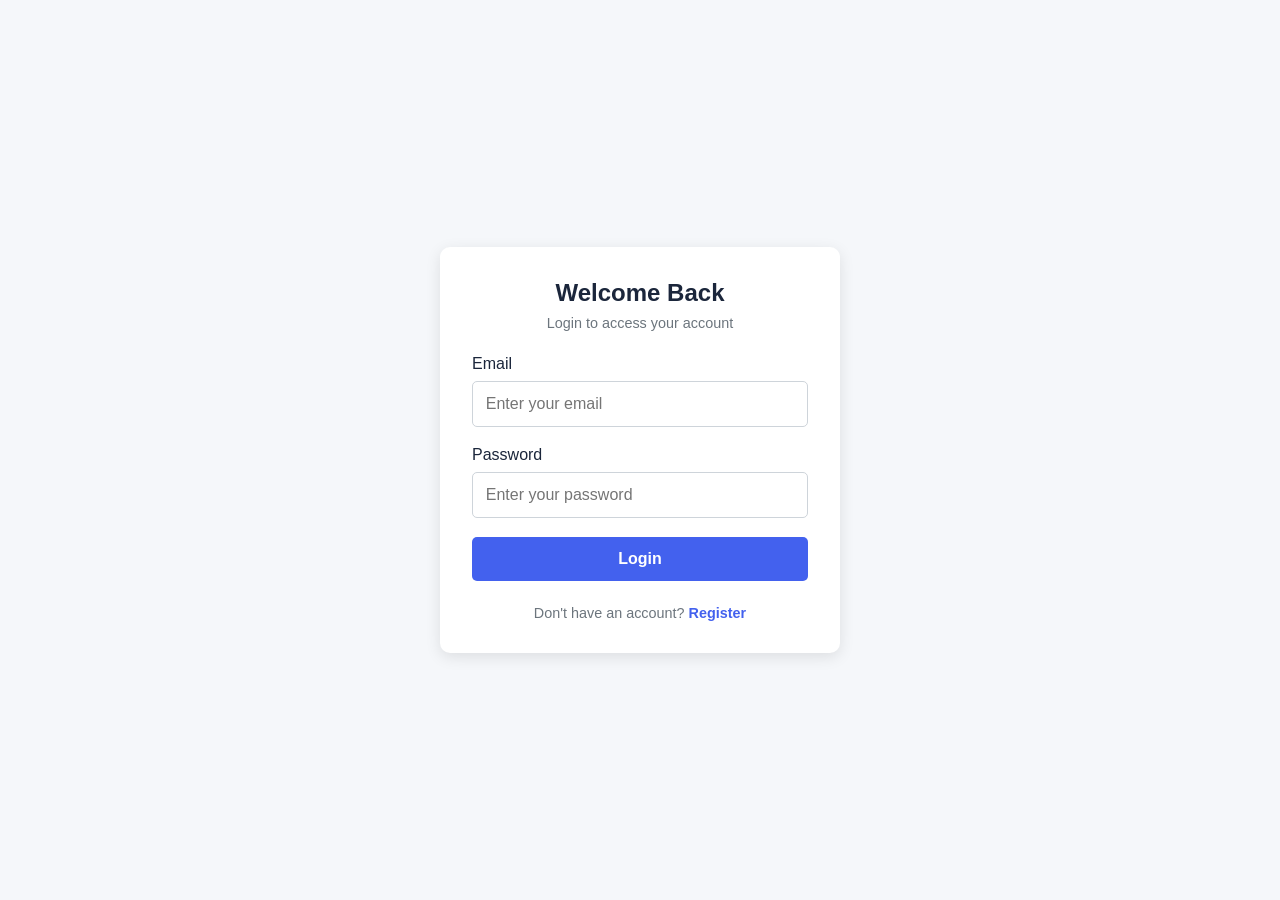
<file: index.html>
<!DOCTYPE html>
<html lang="en">

<head>
    <meta charset="UTF-8" />
    <meta name="viewport" content="width=device-width, initial-scale=1.0" />
    <title>Auth Forms</title>
    <link rel="stylesheet" href="css/style.css" />
</head>

<body>
    <div class="container">
        <!-- Login Form -->
        <div class="form-container" id="login-form">
            <div class="form-header">
                <h2>Welcome Back</h2>
                <p>Login to access your account</p>
            </div>
            <form method="POST" action="login.php">
                <div class="form-group">
                    <label for="login-email">Email</label>
                    <input type="email" id="login-email" class="form-control" placeholder="Enter your email" required
                        name="email" />
                </div>
                <div class="form-group">
                    <label for="login-password">Password</label>
                    <input type="password" id="login-password" class="form-control" placeholder="Enter your password"
                        required name="password" />
                </div>
                <button type="submit" class="btn btn-primary">Login</button>
            </form>
            <div class="form-footer">
                <p>Don't have an account? <button class="toggle-btn" onclick="toggleForms()">Register</button></p>
            </div>
        </div>

        <!-- Register Form -->
        <div class="form-container hidden" id="register-form">
            <div class="form-header">
                <h2>Create Account</h2>
                <p>Join us today!</p>
            </div>
            <form method="POST" action="register.php">
                <div class="form-group">
                    <label for="register-email">Email</label>
                    <input type="email" id="register-email" class="form-control" placeholder="Enter your email" required
                        name="email" />
                </div>
                <div class="form-group">
                    <label for="register-password">Password</label>
                    <input type="password" id="register-password" class="form-control" placeholder="Create a password"
                        required name="password" />
                </div>
                <button type="submit" class="btn btn-primary">Register</button>
            </form>
            <div class="form-footer">
                <p>Already have an account? <button class="toggle-btn" onclick="toggleForms()">Login</button></p>
            </div>
        </div>
    </div>
    <script src="js/script.js"></script>
</body>

</html>
</file>
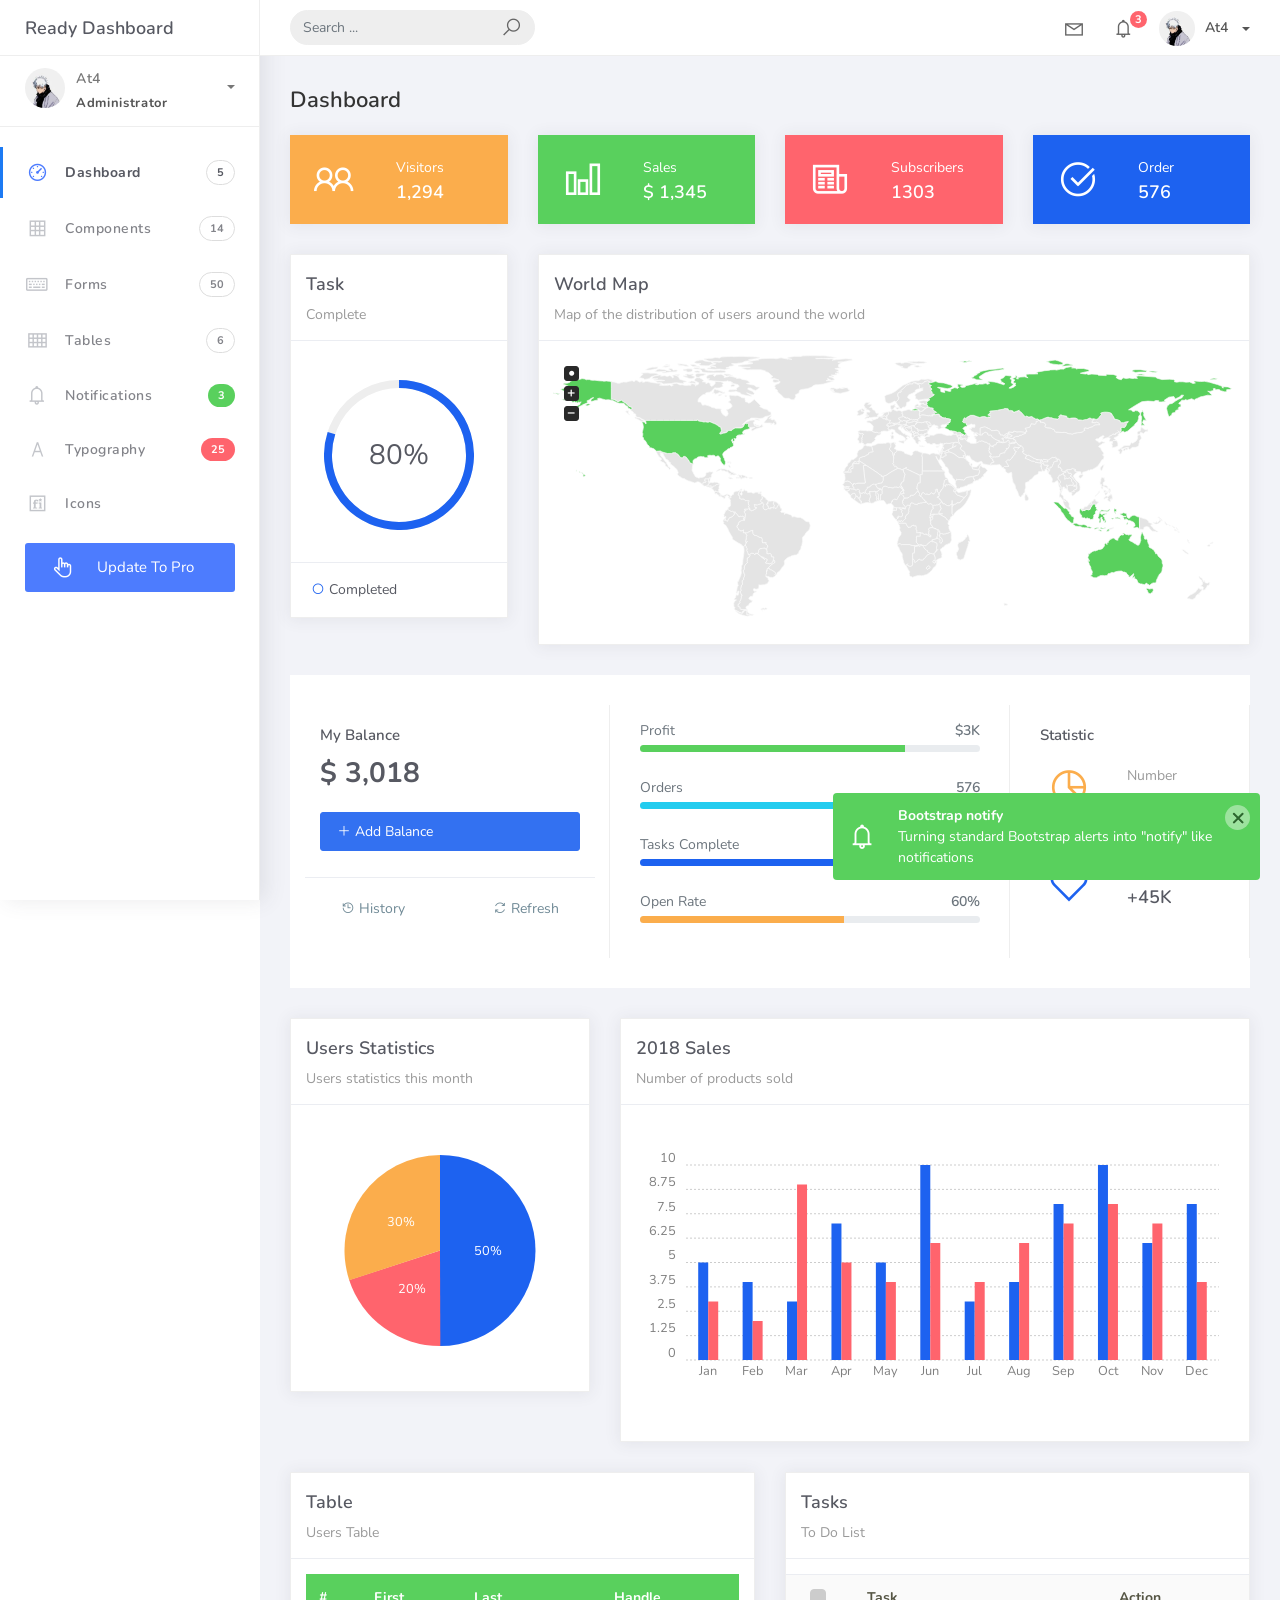
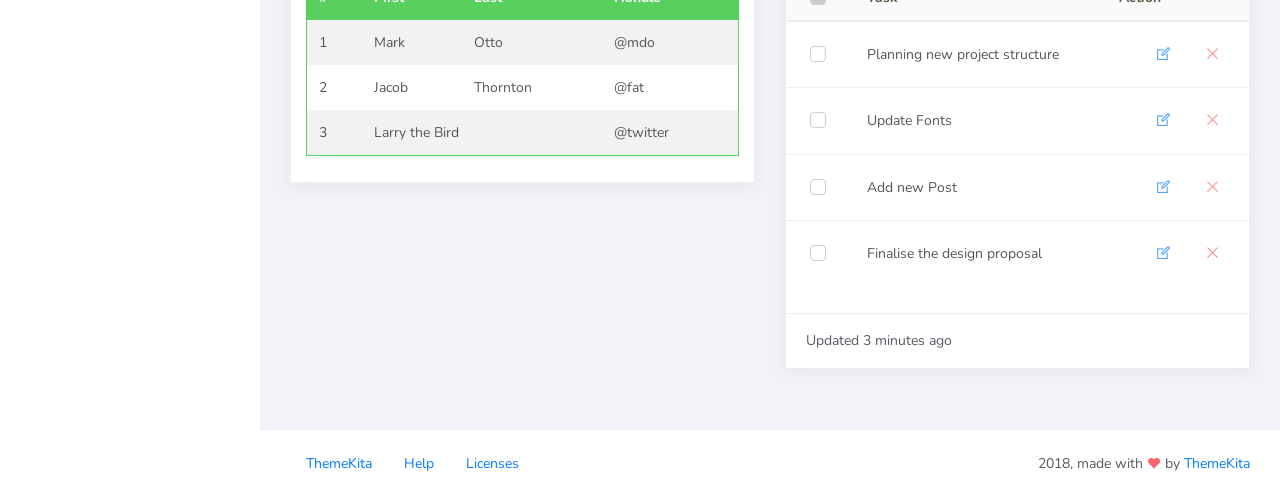
<file: dashboard/index.html>
<!DOCTYPE html>
<html>

<head>
	<meta http-equiv="X-UA-Compatible" content="IE=edge,chrome=1" />
	<title>Ready Bootstrap Dashboard</title>
	<meta content='width=device-width, initial-scale=1.0, maximum-scale=1.0, user-scalable=0, shrink-to-fit=no'
		name='viewport' />
	<link rel="stylesheet" href="assets/css/bootstrap.min.css">
	<link rel="stylesheet"
		href="https://fonts.googleapis.com/css?family=Nunito:200,200i,300,300i,400,400i,600,600i,700,700i,800,800i,900,900i">
	<link rel="stylesheet" href="assets/css/ready.css">
	<link rel="stylesheet" href="assets/css/demo.css">
</head>

<body>
	<div class="wrapper">
		<div class="main-header">
			<div class="logo-header">
				<a href="index.html" class="logo">
					Ready Dashboard
				</a>
				<button class="navbar-toggler sidenav-toggler ml-auto" type="button" data-toggle="collapse"
					data-target="collapse" aria-controls="sidebar" aria-expanded="false" aria-label="Toggle navigation">
					<span class="navbar-toggler-icon"></span>
				</button>
				<button class="topbar-toggler more"><i class="la la-ellipsis-v"></i></button>
			</div>
			<nav class="navbar navbar-header navbar-expand-lg">
				<div class="container-fluid">

					<form class="navbar-left navbar-form nav-search mr-md-3" action="">
						<div class="input-group">
							<input type="text" placeholder="Search ..." class="form-control">
							<div class="input-group-append">
								<span class="input-group-text">
									<i class="la la-search search-icon"></i>
								</span>
							</div>
						</div>
					</form>
					<ul class="navbar-nav topbar-nav ml-md-auto align-items-center">
						<li class="nav-item dropdown hidden-caret">
							<a class="nav-link dropdown-toggle" href="#" id="navbarDropdown" role="button"
								data-toggle="dropdown" aria-haspopup="true" aria-expanded="false">
								<i class="la la-envelope"></i>
							</a>
							<div class="dropdown-menu" aria-labelledby="navbarDropdown">
								<a class="dropdown-item" href="#">Action</a>
								<a class="dropdown-item" href="#">Another action</a>
								<div class="dropdown-divider"></div>
								<a class="dropdown-item" href="#">Something else here</a>
							</div>
						</li>
						<li class="nav-item dropdown hidden-caret">
							<a class="nav-link dropdown-toggle" href="#" id="navbarDropdown" role="button"
								data-toggle="dropdown" aria-haspopup="true" aria-expanded="false">
								<i class="la la-bell"></i>
								<span class="notification">3</span>
							</a>
							<ul class="dropdown-menu notif-box" aria-labelledby="navbarDropdown">
								<li>
									<div class="dropdown-title">You have 4 new notification</div>
								</li>
								<li>
									<div class="notif-center">
										<a href="#">
											<div class="notif-icon notif-primary"> <i class="la la-user-plus"></i>
											</div>
											<div class="notif-content">
												<span class="block">
													New user registered
												</span>
												<span class="time">5 minutes ago</span>
											</div>
										</a>
										<a href="#">
											<div class="notif-icon notif-success"> <i class="la la-comment"></i> </div>
											<div class="notif-content">
												<span class="block">
													Rahmad commented on Admin
												</span>
												<span class="time">12 minutes ago</span>
											</div>
										</a>
										<a href="#">
											<div class="notif-img">
												<img src="assets/img/profile2.jpg" alt="Img Profile">
											</div>
											<div class="notif-content">
												<span class="block">
													Reza send messages to you
												</span>
												<span class="time">12 minutes ago</span>
											</div>
										</a>
										<a href="#">
											<div class="notif-icon notif-danger"> <i class="la la-heart"></i> </div>
											<div class="notif-content">
												<span class="block">
													Farrah liked Admin
												</span>
												<span class="time">17 minutes ago</span>
											</div>
										</a>
									</div>
								</li>
								<li>
									<a class="see-all" href="javascript:void(0);"> <strong>See all
											notifications</strong> <i class="la la-angle-right"></i> </a>
								</li>
							</ul>
						</li>
						<li class="nav-item dropdown">
							<a class="dropdown-toggle profile-pic" data-toggle="dropdown" href="#"
								aria-expanded="false"> <img src="assets/img/profile.jpg" alt="user-img" width="36"
									class="img-circle"><span>At4</span></span> </a>
							<ul class="dropdown-menu dropdown-user">
								<li>
									<div class="user-box">
										<div class="u-img"><img src="assets/img/profile.jpg" alt="user"></div>
										<div class="u-text">
											<h4>At4</h4>
											<p class="text-muted">hello@themekita.com</p><a href="profile.html"
												class="btn btn-rounded btn-danger btn-sm">View Profile</a>
										</div>
									</div>
								</li>
								<div class="dropdown-divider"></div>
								<a class="dropdown-item" href="#"><i class="ti-user"></i> My Profile</a>
								<a class="dropdown-item" href="#"></i> My Balance</a>
								<a class="dropdown-item" href="#"><i class="ti-email"></i> Inbox</a>
								<div class="dropdown-divider"></div>
								<a class="dropdown-item" href="#"><i class="ti-settings"></i> Account Setting</a>
								<div class="dropdown-divider"></div>
								<a class="dropdown-item" href="logout.php"><i class="fa fa-power-off"></i> Logout</a>
							</ul>
							<!-- /.dropdown-user -->
						</li>
					</ul>
				</div>
			</nav>
		</div>
		<div class="sidebar">
			<div class="scrollbar-inner sidebar-wrapper">
				<div class="user">
					<div class="photo">
						<img src="assets/img/profile.jpg">
					</div>
					<div class="info">
						<a class="" data-toggle="collapse" href="#collapseExample" aria-expanded="true">
							<span>
								At4
								<span class="user-level">Administrator</span>
								<span class="caret"></span>
							</span>
						</a>
						<div class="clearfix"></div>

						<div class="collapse in" id="collapseExample" aria-expanded="true" style="">
							<ul class="nav">
								<li>
									<a href="#profile">
										<span class="link-collapse">My Profile</span>
									</a>
								</li>
								<li>
									<a href="#edit">
										<span class="link-collapse">Edit Profile</span>
									</a>
								</li>
								<li>
									<a href="#settings">
										<span class="link-collapse">Settings</span>
									</a>
								</li>
							</ul>
						</div>
					</div>
				</div>
				<ul class="nav">
					<li class="nav-item active">
						<a href="index.html">
							<i class="la la-dashboard"></i>
							<p>Dashboard</p>
							<span class="badge badge-count">5</span>
						</a>
					</li>
					<li class="nav-item">
						<a href="components.html">
							<i class="la la-table"></i>
							<p>Components</p>
							<span class="badge badge-count">14</span>
						</a>
					</li>
					<li class="nav-item">
						<a href="forms.html">
							<i class="la la-keyboard-o"></i>
							<p>Forms</p>
							<span class="badge badge-count">50</span>
						</a>
					</li>
					<li class="nav-item">
						<a href="tables.html">
							<i class="la la-th"></i>
							<p>Tables</p>
							<span class="badge badge-count">6</span>
						</a>
					</li>
					<li class="nav-item">
						<a href="notifications.html">
							<i class="la la-bell"></i>
							<p>Notifications</p>
							<span class="badge badge-success">3</span>
						</a>
					</li>
					<li class="nav-item">
						<a href="typography.html">
							<i class="la la-font"></i>
							<p>Typography</p>
							<span class="badge badge-danger">25</span>
						</a>
					</li>
					<li class="nav-item">
						<a href="icons.html">
							<i class="la la-fonticons"></i>
							<p>Icons</p>
						</a>
					</li>
					<li class="nav-item update-pro">
						<button data-toggle="modal" data-target="#modalUpdate">
							<i class="la la-hand-pointer-o"></i>
							<p>Update To Pro</p>
						</button>
					</li>
				</ul>
			</div>
		</div>
		<div class="main-panel">
			<div class="content">
				<div class="container-fluid">
					<h4 class="page-title">Dashboard</h4>
					<div class="row">
						<div class="col-md-3">
							<div class="card card-stats card-warning">
								<div class="card-body ">
									<div class="row">
										<div class="col-5">
											<div class="icon-big text-center">
												<i class="la la-users"></i>
											</div>
										</div>
										<div class="col-7 d-flex align-items-center">
											<div class="numbers">
												<p class="card-category">Visitors</p>
												<h4 class="card-title">1,294</h4>
											</div>
										</div>
									</div>
								</div>
							</div>
						</div>
						<div class="col-md-3">
							<div class="card card-stats card-success">
								<div class="card-body ">
									<div class="row">
										<div class="col-5">
											<div class="icon-big text-center">
												<i class="la la-bar-chart"></i>
											</div>
										</div>
										<div class="col-7 d-flex align-items-center">
											<div class="numbers">
												<p class="card-category">Sales</p>
												<h4 class="card-title">$ 1,345</h4>
											</div>
										</div>
									</div>
								</div>
							</div>
						</div>
						<div class="col-md-3">
							<div class="card card-stats card-danger">
								<div class="card-body">
									<div class="row">
										<div class="col-5">
											<div class="icon-big text-center">
												<i class="la la-newspaper-o"></i>
											</div>
										</div>
										<div class="col-7 d-flex align-items-center">
											<div class="numbers">
												<p class="card-category">Subscribers</p>
												<h4 class="card-title">1303</h4>
											</div>
										</div>
									</div>
								</div>
							</div>
						</div>
						<div class="col-md-3">
							<div class="card card-stats card-primary">
								<div class="card-body ">
									<div class="row">
										<div class="col-5">
											<div class="icon-big text-center">
												<i class="la la-check-circle"></i>
											</div>
										</div>
										<div class="col-7 d-flex align-items-center">
											<div class="numbers">
												<p class="card-category">Order</p>
												<h4 class="card-title">576</h4>
											</div>
										</div>
									</div>
								</div>
							</div>
						</div>
						<!-- 							<div class="col-md-3">
								<div class="card card-stats">
									<div class="card-body ">
										<div class="row">
											<div class="col-5">
												<div class="icon-big text-center icon-warning">
													<i class="la la-pie-chart text-warning"></i>
												</div>
											</div>
											<div class="col-7 d-flex align-items-center">
												<div class="numbers">
													<p class="card-category">Number</p>
													<h4 class="card-title">150GB</h4>
												</div>
											</div>
										</div>
									</div>
								</div>
							</div>
							<div class="col-md-3">
								<div class="card card-stats">
									<div class="card-body ">
										<div class="row">
											<div class="col-5">
												<div class="icon-big text-center">
													<i class="la la-bar-chart text-success"></i>
												</div>
											</div>
											<div class="col-7 d-flex align-items-center">
												<div class="numbers">
													<p class="card-category">Revenue</p>
													<h4 class="card-title">$ 1,345</h4>
												</div>
											</div>
										</div>
									</div>
								</div>
							</div>
							<div class="col-md-3">
								<div class="card card-stats">
									<div class="card-body">
										<div class="row">
											<div class="col-5">
												<div class="icon-big text-center">
													<i class="la la-times-circle-o text-danger"></i>
												</div>
											</div>
											<div class="col-7 d-flex align-items-center">
												<div class="numbers">
													<p class="card-category">Errors</p>
													<h4 class="card-title">23</h4>
												</div>
											</div>
										</div>
									</div>
								</div>
							</div>
							<div class="col-md-3">
								<div class="card card-stats">
									<div class="card-body">
										<div class="row">
											<div class="col-5">
												<div class="icon-big text-center">
													<i class="la la-heart-o text-primary"></i>
												</div>
											</div>
											<div class="col-7 d-flex align-items-center">
												<div class="numbers">
													<p class="card-category">Followers</p>
													<h4 class="card-title">+45K</h4>
												</div>
											</div>
										</div>
									</div>
								</div>
							</div> -->
					</div>
					<div class="row">
						<div class="col-md-3">
							<div class="card">
								<div class="card-header">
									<h4 class="card-title">Task</h4>
									<p class="card-category">Complete</p>
								</div>
								<div class="card-body">
									<div id="task-complete" class="chart-circle mt-4 mb-3"></div>
								</div>
								<div class="card-footer">
									<div class="legend"><i class="la la-circle text-primary"></i> Completed</div>
								</div>
							</div>
						</div>
						<div class="col-md-9">
							<div class="card">
								<div class="card-header">
									<h4 class="card-title">World Map</h4>
									<p class="card-category">
										Map of the distribution of users around the world</p>
								</div>
								<div class="card-body">
									<div class="mapcontainer">
										<div class="map">
											<span>Alternative content for the map</span>
										</div>
									</div>
								</div>
							</div>
						</div>
					</div>
					<div class="row row-card-no-pd">
						<div class="col-md-4">
							<div class="card">
								<div class="card-body">
									<p class="fw-bold mt-1">My Balance</p>
									<h4><b>$ 3,018</b></h4>
									<a href="#" class="btn btn-primary btn-full text-left mt-3 mb-3"><i
											class="la la-plus"></i> Add Balance</a>
								</div>
								<div class="card-footer">
									<ul class="nav">
										<li class="nav-item"><a class="btn btn-default btn-link" href="#"><i
													class="la la-history"></i> History</a></li>
										<li class="nav-item ml-auto"><a class="btn btn-default btn-link" href="#"><i
													class="la la-refresh"></i> Refresh</a></li>
									</ul>
								</div>
							</div>
						</div>
						<div class="col-md-5">
							<div class="card">
								<div class="card-body">
									<div class="progress-card">
										<div class="d-flex justify-content-between mb-1">
											<span class="text-muted">Profit</span>
											<span class="text-muted fw-bold"> $3K</span>
										</div>
										<div class="progress mb-2" style="height: 7px;">
											<div class="progress-bar bg-success" role="progressbar" style="width: 78%"
												aria-valuenow="78" aria-valuemin="0" aria-valuemax="100"
												data-toggle="tooltip" data-placement="top" title="78%"></div>
										</div>
									</div>
									<div class="progress-card">
										<div class="d-flex justify-content-between mb-1">
											<span class="text-muted">Orders</span>
											<span class="text-muted fw-bold"> 576</span>
										</div>
										<div class="progress mb-2" style="height: 7px;">
											<div class="progress-bar bg-info" role="progressbar" style="width: 65%"
												aria-valuenow="60" aria-valuemin="0" aria-valuemax="100"
												data-toggle="tooltip" data-placement="top" title="65%"></div>
										</div>
									</div>
									<div class="progress-card">
										<div class="d-flex justify-content-between mb-1">
											<span class="text-muted">Tasks Complete</span>
											<span class="text-muted fw-bold"> 70%</span>
										</div>
										<div class="progress mb-2" style="height: 7px;">
											<div class="progress-bar bg-primary" role="progressbar" style="width: 70%"
												aria-valuenow="70" aria-valuemin="0" aria-valuemax="100"
												data-toggle="tooltip" data-placement="top" title="70%"></div>
										</div>
									</div>
									<div class="progress-card">
										<div class="d-flex justify-content-between mb-1">
											<span class="text-muted">Open Rate</span>
											<span class="text-muted fw-bold"> 60%</span>
										</div>
										<div class="progress mb-2" style="height: 7px;">
											<div class="progress-bar bg-warning" role="progressbar" style="width: 60%"
												aria-valuenow="60" aria-valuemin="0" aria-valuemax="100"
												data-toggle="tooltip" data-placement="top" title="60%"></div>
										</div>
									</div>
								</div>
							</div>
						</div>
						<div class="col-md-3">
							<div class="card card-stats">
								<div class="card-body">
									<p class="fw-bold mt-1">Statistic</p>
									<div class="row">
										<div class="col-5">
											<div class="icon-big text-center icon-warning">
												<i class="la la-pie-chart text-warning"></i>
											</div>
										</div>
										<div class="col-7 d-flex align-items-center">
											<div class="numbers">
												<p class="card-category">Number</p>
												<h4 class="card-title">150GB</h4>
											</div>
										</div>
									</div>
									<hr />
									<div class="row">
										<div class="col-5">
											<div class="icon-big text-center">
												<i class="la la-heart-o text-primary"></i>
											</div>
										</div>
										<div class="col-7 d-flex align-items-center">
											<div class="numbers">
												<p class="card-category">Followers</p>
												<h4 class="card-title">+45K</h4>
											</div>
										</div>
									</div>
								</div>
							</div>
						</div>
					</div>
					<div class="row">
						<div class="col-md-4">
							<div class="card">
								<div class="card-header">
									<h4 class="card-title">Users Statistics</h4>
									<p class="card-category">
										Users statistics this month</p>
								</div>
								<div class="card-body">
									<div id="monthlyChart" class="chart chart-pie"></div>
								</div>
							</div>
						</div>
						<div class="col-md-8">
							<div class="card">
								<div class="card-header">
									<h4 class="card-title">2018 Sales</h4>
									<p class="card-category">
										Number of products sold</p>
								</div>
								<div class="card-body">
									<div id="salesChart" class="chart"></div>
								</div>
							</div>
						</div>
						<div class="col-md-6">
							<div class="card">
								<div class="card-header ">
									<h4 class="card-title">Table</h4>
									<p class="card-category">Users Table</p>
								</div>
								<div class="card-body">
									<table class="table table-head-bg-success table-striped table-hover">
										<thead>
											<tr>
												<th scope="col">#</th>
												<th scope="col">First</th>
												<th scope="col">Last</th>
												<th scope="col">Handle</th>
											</tr>
										</thead>
										<tbody>
											<tr>
												<td>1</td>
												<td>Mark</td>
												<td>Otto</td>
												<td>@mdo</td>
											</tr>
											<tr>
												<td>2</td>
												<td>Jacob</td>
												<td>Thornton</td>
												<td>@fat</td>
											</tr>
											<tr>
												<td>3</td>
												<td colspan="2">Larry the Bird</td>
												<td>@twitter</td>
											</tr>
										</tbody>
									</table>
								</div>
							</div>
						</div>
						<div class="col-md-6">
							<div class="card card-tasks">
								<div class="card-header ">
									<h4 class="card-title">Tasks</h4>
									<p class="card-category">To Do List</p>
								</div>
								<div class="card-body ">
									<div class="table-full-width">
										<table class="table">
											<thead>
												<tr>
													<th>
														<div class="form-check">
															<label class="form-check-label">
																<input class="form-check-input  select-all-checkbox"
																	type="checkbox" data-select="checkbox"
																	data-target=".task-select">
																<span class="form-check-sign"></span>
															</label>
														</div>
													</th>
													<th>Task</th>
													<th>Action</th>
												</tr>
											</thead>
											<tbody>
												<tr>
													<td>
														<div class="form-check">
															<label class="form-check-label">
																<input class="form-check-input task-select"
																	type="checkbox">
																<span class="form-check-sign"></span>
															</label>
														</div>
													</td>
													<td>Planning new project structure</td>
													<td class="td-actions text-right">
														<div class="form-button-action">
															<button type="button" data-toggle="tooltip"
																title="Edit Task"
																class="btn btn-link <btn-simple-primary">
																<i class="la la-edit"></i>
															</button>
															<button type="button" data-toggle="tooltip" title="Remove"
																class="btn btn-link btn-simple-danger">
																<i class="la la-times"></i>
															</button>
														</div>
													</td>
												</tr>
												<tr>
													<td>
														<div class="form-check">
															<label class="form-check-label">
																<input class="form-check-input task-select"
																	type="checkbox">
																<span class="form-check-sign"></span>
															</label>
														</div>
													</td>
													<td>Update Fonts</td>
													<td class="td-actions text-right">
														<div class="form-button-action">
															<button type="button" data-toggle="tooltip"
																title="Edit Task"
																class="btn btn-link <btn-simple-primary">
																<i class="la la-edit"></i>
															</button>
															<button type="button" data-toggle="tooltip" title="Remove"
																class="btn btn-link btn-simple-danger">
																<i class="la la-times"></i>
															</button>
														</div>
													</td>
												</tr>
												<tr>
													<td>
														<div class="form-check">
															<label class="form-check-label">
																<input class="form-check-input task-select"
																	type="checkbox">
																<span class="form-check-sign"></span>
															</label>
														</div>
													</td>
													<td>Add new Post
													</td>
													<td class="td-actions text-right">
														<div class="form-button-action">
															<button type="button" data-toggle="tooltip"
																title="Edit Task"
																class="btn btn-link <btn-simple-primary">
																<i class="la la-edit"></i>
															</button>
															<button type="button" data-toggle="tooltip" title="Remove"
																class="btn btn-link btn-simple-danger">
																<i class="la la-times"></i>
															</button>
														</div>
													</td>
												</tr>
												<tr>
													<td>
														<div class="form-check">
															<label class="form-check-label">
																<input class="form-check-input task-select"
																	type="checkbox">
																<span class="form-check-sign"></span>
															</label>
														</div>
													</td>
													<td>Finalise the design proposal</td>
													<td class="td-actions text-right">
														<div class="form-button-action">
															<button type="button" data-toggle="tooltip"
																title="Edit Task"
																class="btn btn-link <btn-simple-primary">
																<i class="la la-edit"></i>
															</button>
															<button type="button" data-toggle="tooltip" title="Remove"
																class="btn btn-link btn-simple-danger">
																<i class="la la-times"></i>
															</button>
														</div>
													</td>
												</tr>
											</tbody>
										</table>
									</div>
								</div>
								<div class="card-footer ">
									<div class="stats">
										<i class="now-ui-icons loader_refresh spin"></i> Updated 3 minutes ago
									</div>
								</div>
							</div>
						</div>
					</div>
				</div>
			</div>
			<footer class="footer">
				<div class="container-fluid">
					<nav class="pull-left">
						<ul class="nav">
							<li class="nav-item">
								<a class="nav-link" href="http://www.themekita.com">
									ThemeKita
								</a>
							</li>
							<li class="nav-item">
								<a class="nav-link" href="#">
									Help
								</a>
							</li>
							<li class="nav-item">
								<a class="nav-link" href="https://themewagon.com/license/#free-item">
									Licenses
								</a>
							</li>
						</ul>
					</nav>
					<div class="copyright ml-auto">
						2018, made with <i class="la la-heart heart text-danger"></i> by <a
							href="http://www.themekita.com">ThemeKita</a>
					</div>
				</div>
			</footer>
		</div>
	</div>
	</div>
	<!-- Modal -->
	<div class="modal fade" id="modalUpdate" tabindex="-1" role="dialog" aria-labelledby="modalUpdatePro"
		aria-hidden="true">
		<div class="modal-dialog modal-dialog-centered" role="document">
			<div class="modal-content">
				<div class="modal-header bg-primary">
					<h6 class="modal-title"><i class="la la-frown-o"></i> Under Development</h6>
					<button type="button" class="close" data-dismiss="modal" aria-label="Close">
						<span aria-hidden="true">&times;</span>
					</button>
				</div>
				<div class="modal-body text-center">
					<p>Currently the pro version of the <b>Ready Dashboard</b> Bootstrap is in progress development</p>
					<p>
						<b>We'll let you know when it's done</b>
					</p>
				</div>
				<div class="modal-footer">
					<button type="button" class="btn btn-secondary" data-dismiss="modal">Close</button>
				</div>
			</div>
		</div>
	</div>
</body>
<script src="assets/js/core/jquery.3.2.1.min.js"></script>
<script src="assets/js/plugin/jquery-ui-1.12.1.custom/jquery-ui.min.js"></script>
<script src="assets/js/core/popper.min.js"></script>
<script src="assets/js/core/bootstrap.min.js"></script>
<script src="assets/js/plugin/chartist/chartist.min.js"></script>
<script src="assets/js/plugin/chartist/plugin/chartist-plugin-tooltip.min.js"></script>
<script src="assets/js/plugin/bootstrap-notify/bootstrap-notify.min.js"></script>
<script src="assets/js/plugin/bootstrap-toggle/bootstrap-toggle.min.js"></script>
<script src="assets/js/plugin/jquery-mapael/jquery.mapael.min.js"></script>
<script src="assets/js/plugin/jquery-mapael/maps/world_countries.min.js"></script>
<script src="assets/js/plugin/chart-circle/circles.min.js"></script>
<script src="assets/js/plugin/jquery-scrollbar/jquery.scrollbar.min.js"></script>
<script src="assets/js/ready.min.js"></script>
<script src="assets/js/demo.js"></script>

</html>
</file>
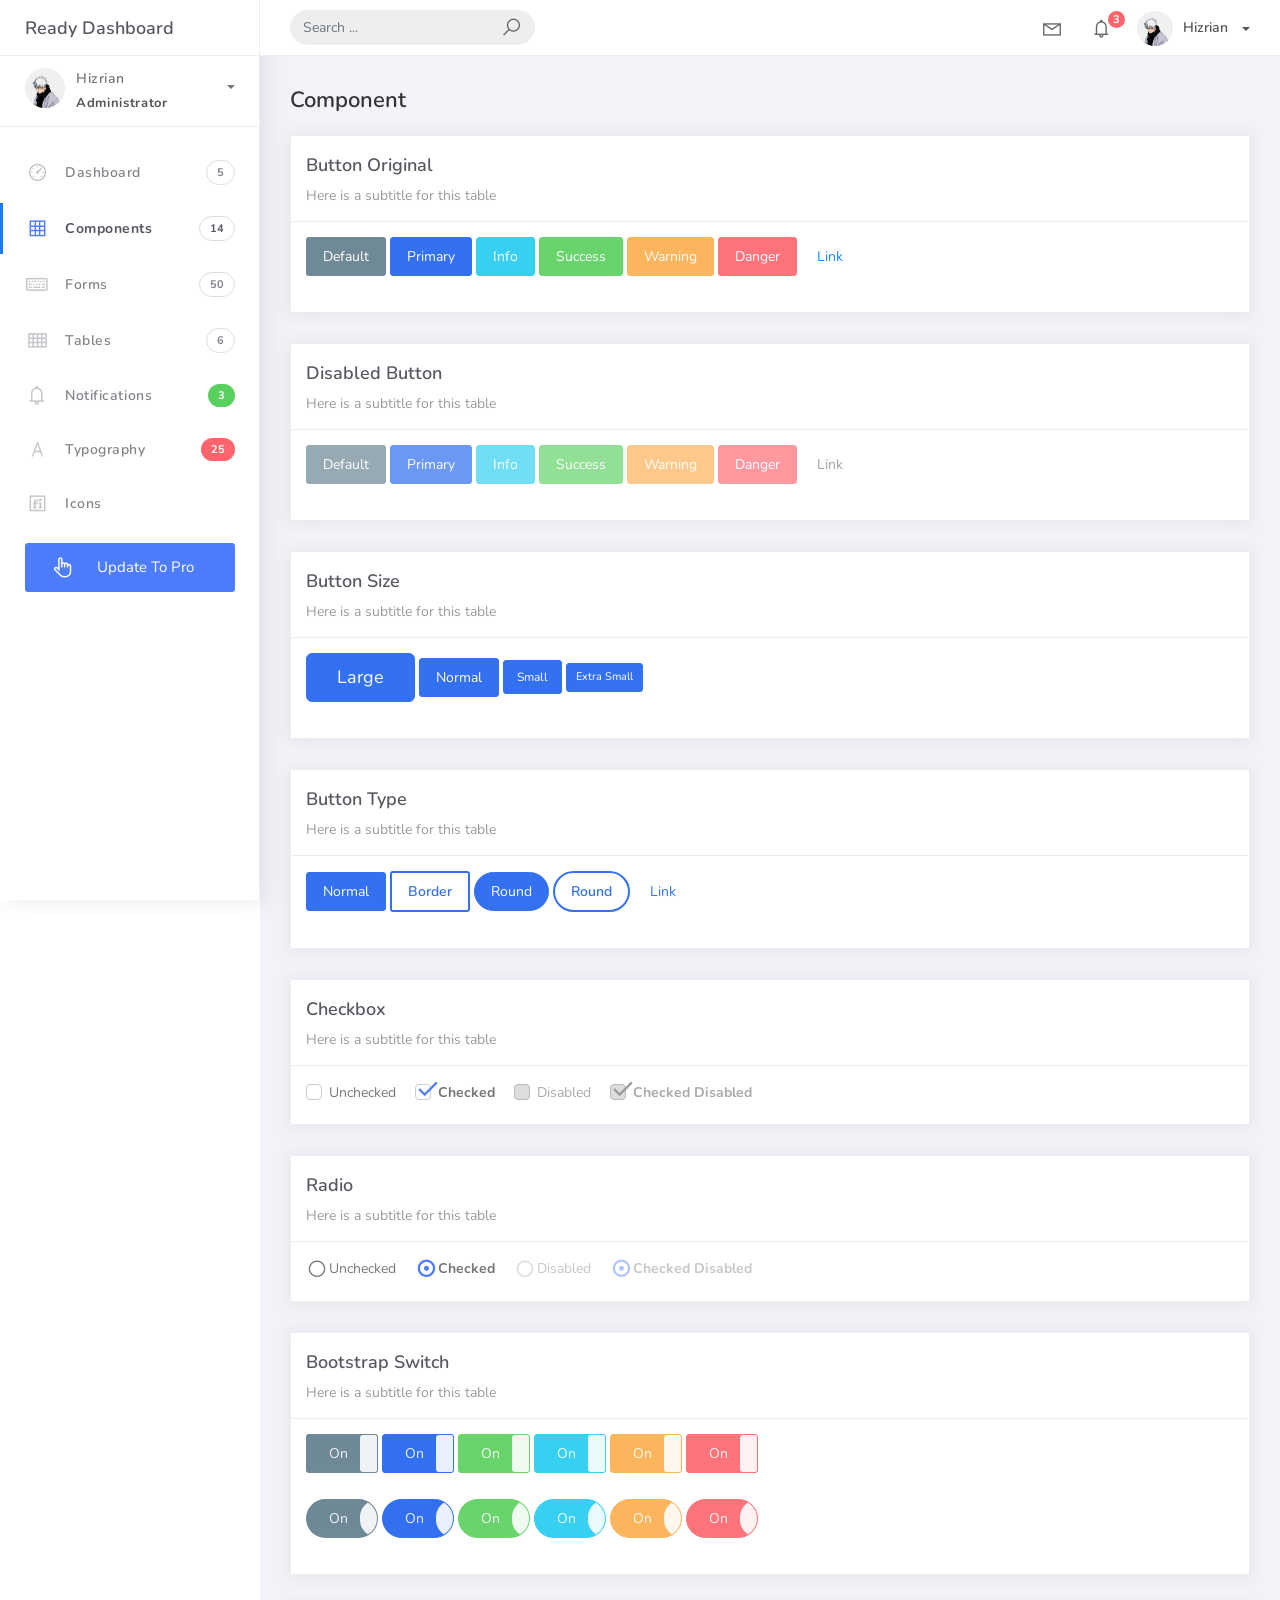
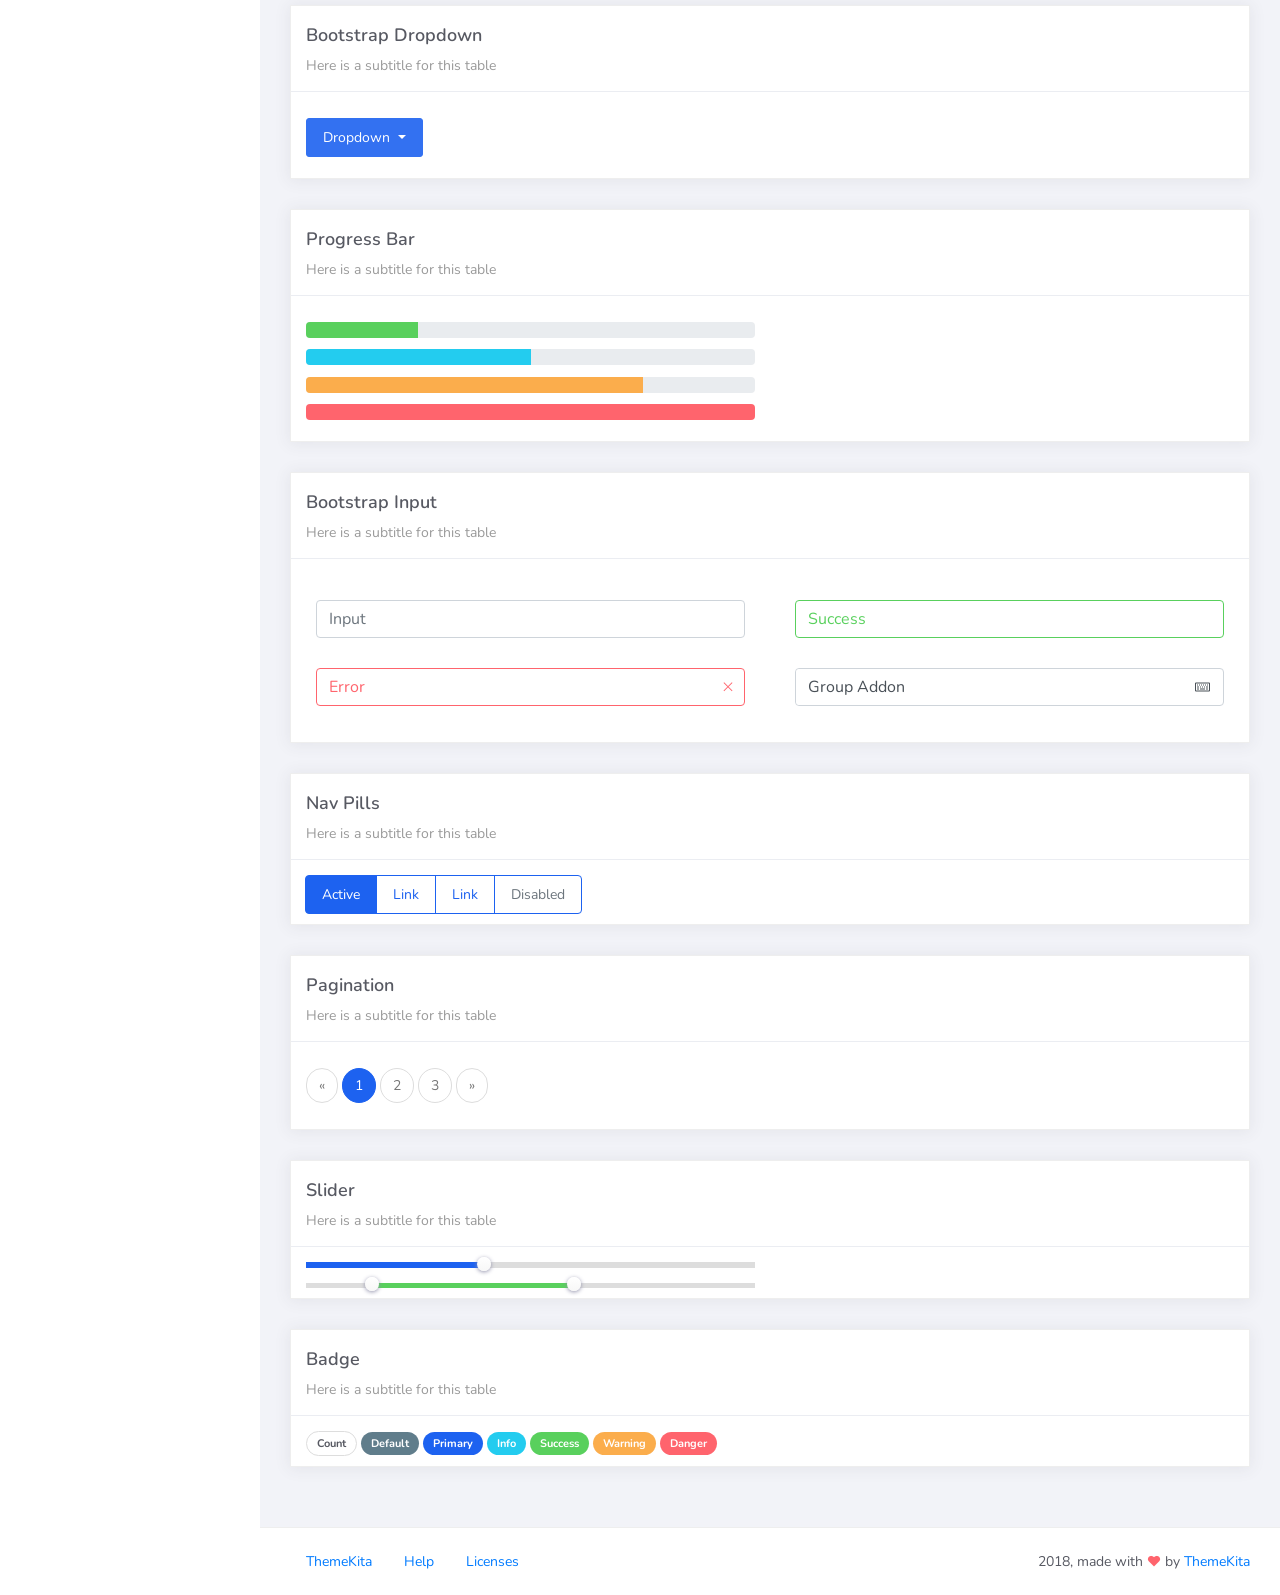
<file: dashboard/components.html>
<!DOCTYPE html>
<html>
<head>
	<meta http-equiv="X-UA-Compatible" content="IE=edge,chrome=1" />
	<title>Components - Ready Bootstrap Dashboard</title>
	<meta content='width=device-width, initial-scale=1.0, maximum-scale=1.0, user-scalable=0, shrink-to-fit=no' name='viewport' />
	<link rel="stylesheet" href="assets/css/bootstrap.min.css">
	<link rel="stylesheet" href="https://fonts.googleapis.com/css?family=Nunito:200,200i,300,300i,400,400i,600,600i,700,700i,800,800i,900,900i">
	<link rel="stylesheet" href="assets/css/ready.css">
	<link rel="stylesheet" href="assets/css/demo.css">
</head>
<body>
	<div class="wrapper">
		<div class="main-header">
			<div class="logo-header">
				<a href="index.html" class="logo">
					Ready Dashboard
				</a>
				<button class="navbar-toggler sidenav-toggler ml-auto" type="button" data-toggle="collapse" data-target="collapse" aria-controls="sidebar" aria-expanded="false" aria-label="Toggle navigation">
					<span class="navbar-toggler-icon"></span>
				</button>
				<button class="topbar-toggler more"><i class="la la-ellipsis-v"></i></button>
			</div>
			<nav class="navbar navbar-header navbar-expand-lg">
				<div class="container-fluid">
					
					<form class="navbar-left navbar-form nav-search mr-md-3" action="">
						<div class="input-group">
							<input type="text" placeholder="Search ..." class="form-control">
							<div class="input-group-append">
								<span class="input-group-text">
									<i class="la la-search search-icon"></i>
								</span>
							</div>
						</div>
					</form>
					<ul class="navbar-nav topbar-nav ml-md-auto align-items-center">
						<li class="nav-item dropdown hidden-caret">
							<a class="nav-link dropdown-toggle" href="#" id="navbarDropdown" role="button" data-toggle="dropdown" aria-haspopup="true" aria-expanded="false">
								<i class="la la-envelope"></i>
							</a>
							<div class="dropdown-menu" aria-labelledby="navbarDropdown">
								<a class="dropdown-item" href="#">Action</a>
								<a class="dropdown-item" href="#">Another action</a>
								<div class="dropdown-divider"></div>
								<a class="dropdown-item" href="#">Something else here</a>
							</div>
						</li>
						<li class="nav-item dropdown hidden-caret">
							<a class="nav-link dropdown-toggle" href="#" id="navbarDropdown" role="button" data-toggle="dropdown" aria-haspopup="true" aria-expanded="false">
								<i class="la la-bell"></i>
								<span class="notification">3</span>
							</a>
							<ul class="dropdown-menu notif-box" aria-labelledby="navbarDropdown">
								<li>
									<div class="dropdown-title">You have 4 new notification</div>
								</li>
								<li>
									<div class="notif-center">
										<a href="#">
											<div class="notif-icon notif-primary"> <i class="la la-user-plus"></i> </div>
											<div class="notif-content">
												<span class="block">
													New user registered
												</span>
												<span class="time">5 minutes ago</span> 
											</div>
										</a>
										<a href="#">
											<div class="notif-icon notif-success"> <i class="la la-comment"></i> </div>
											<div class="notif-content">
												<span class="block">
													Rahmad commented on Admin
												</span>
												<span class="time">12 minutes ago</span> 
											</div>
										</a>
										<a href="#">
											<div class="notif-img"> 
												<img src="assets/img/profile2.jpg" alt="Img Profile">
											</div>
											<div class="notif-content">
												<span class="block">
													Reza send messages to you
												</span>
												<span class="time">12 minutes ago</span> 
											</div>
										</a>
										<a href="#">
											<div class="notif-icon notif-danger"> <i class="la la-heart"></i> </div>
											<div class="notif-content">
												<span class="block">
													Farrah liked Admin
												</span>
												<span class="time">17 minutes ago</span> 
											</div>
										</a>
									</div>
								</li>
								<li>
									<a class="see-all" href="javascript:void(0);"> <strong>See all notifications</strong> <i class="la la-angle-right"></i> </a>
								</li>
							</ul>
						</li>
						<li class="nav-item dropdown">
							<a class="dropdown-toggle profile-pic" data-toggle="dropdown" href="#" aria-expanded="false"> <img src="assets/img/profile.jpg" alt="user-img" width="36" class="img-circle"><span >Hizrian</span></span> </a>
							<ul class="dropdown-menu dropdown-user">
								<li>
									<div class="user-box">
										<div class="u-img"><img src="assets/img/profile.jpg" alt="user"></div>
										<div class="u-text">
											<h4>Hizrian</h4>
											<p class="text-muted">hello@themekita.com</p><a href="profile.html" class="btn btn-rounded btn-danger btn-sm">View Profile</a></div>
										</div>
									</li>
									<div class="dropdown-divider"></div>
									<a class="dropdown-item" href="#"><i class="ti-user"></i> My Profile</a>
									<a class="dropdown-item" href="#"></i> My Balance</a>
									<a class="dropdown-item" href="#"><i class="ti-email"></i> Inbox</a>
									<div class="dropdown-divider"></div>
									<a class="dropdown-item" href="#"><i class="ti-settings"></i> Account Setting</a>
									<div class="dropdown-divider"></div>
									<a class="dropdown-item" href="#"><i class="fa fa-power-off"></i> Logout</a>
								</ul>
								<!-- /.dropdown-user -->
							</li>
						</ul>
					</div>
				</nav>
			</div>
			<div class="sidebar">
				<div class="scrollbar-inner sidebar-wrapper">
					<div class="user">
						<div class="photo">
							<img src="assets/img/profile.jpg">
						</div>
						<div class="info">
							<a class="" data-toggle="collapse" href="#collapseExample" aria-expanded="true">
								<span>
									Hizrian
									<span class="user-level">Administrator</span>
									<span class="caret"></span>
								</span>
							</a>
							<div class="clearfix"></div>

							<div class="collapse in" id="collapseExample" aria-expanded="true" style="">
								<ul class="nav">
									<li>
										<a href="#profile">
											<span class="link-collapse">My Profile</span>
										</a>
									</li>
									<li>
										<a href="#edit">
											<span class="link-collapse">Edit Profile</span>
										</a>
									</li>
									<li>
										<a href="#settings">
											<span class="link-collapse">Settings</span>
										</a>
									</li>
								</ul>
							</div>
						</div>
					</div>
					<ul class="nav">
						<li class="nav-item">
							<a href="index.html">
								<i class="la la-dashboard"></i>
								<p>Dashboard</p>
								<span class="badge badge-count">5</span>
							</a>
						</li>
						<li class="nav-item active">
							<a href="components.html">
								<i class="la la-table"></i>
								<p>Components</p>
								<span class="badge badge-count">14</span>
							</a>
						</li>
						<li class="nav-item">
							<a href="forms.html">
								<i class="la la-keyboard-o"></i>
								<p>Forms</p>
								<span class="badge badge-count">50</span>
							</a>
						</li>
						<li class="nav-item">
							<a href="tables.html">
								<i class="la la-th"></i>
								<p>Tables</p>
								<span class="badge badge-count">6</span>
							</a>
						</li>
						<li class="nav-item">
							<a href="notifications.html">
								<i class="la la-bell"></i>
								<p>Notifications</p>
								<span class="badge badge-success">3</span>
							</a>
						</li>
						<li class="nav-item">
							<a href="typography.html">
								<i class="la la-font"></i>
								<p>Typography</p>
								<span class="badge badge-danger">25</span>
							</a>
						</li>
						<li class="nav-item">
							<a href="icons.html">
								<i class="la la-fonticons"></i>
								<p>Icons</p>
							</a>
						</li>
						<li class="nav-item update-pro">
							<button  data-toggle="modal" data-target="#modalUpdate">
								<i class="la la-hand-pointer-o"></i>
								<p>Update To Pro</p>
							</button>
						</li>
					</ul>
				</div>
			</div>
			<div class="main-panel">
				<div class="content">
					<div class="container-fluid">
						<h4 class="page-title">Component</h4>
						<div class="row">
							<div class="col-md-12">
								<div class="card">
									<div class="card-header">
										<h4 class="card-title">Button Original</h4>
										<p class="card-category">Here is a subtitle for this table</p>
									</div>
									<div class="card-body">
										<p class="demo">
											<button class="btn btn-default">Default</button>

											<button class="btn btn-primary">Primary</button>

											<button class="btn btn-info">Info</button>

											<button class="btn btn-success">Success</button>

											<button class="btn btn-warning">Warning</button>

											<button class="btn btn-danger">Danger</button>

											<button class="btn btn-link">Link</button>
										</p>
									</div>
								</div>
							</div>
							<div class="col-md-12">
								<div class="card">
									<div class="card-header">
										<h4 class="card-title">Disabled Button</h4>
										<p class="card-category">Here is a subtitle for this table</p>
									</div>
									<div class="card-body">
										<p class="demo">
											<button class="btn btn-default" disabled="disabled">Default</button>

											<button class="btn btn-primary" disabled="disabled">Primary</button>

											<button class="btn btn-info" disabled="disabled">Info</button>

											<button class="btn btn-success" disabled="disabled">Success</button>

											<button class="btn btn-warning" disabled="disabled">Warning</button>

											<button class="btn btn-danger" disabled="disabled">Danger</button>

											<button class="btn btn-link" disabled>Link</button>
										</p>
									</div>
								</div>
							</div>
							<div class="col-md-12">
								<div class="card">
									<div class="card-header">
										<h4 class="card-title">Button Size</h4>
										<p class="card-category">Here is a subtitle for this table</p>
									</div>
									<div class="card-body">
										<p class="demo">
											<button class="btn btn-primary btn-lg">Large</button>

											<button class="btn btn-primary">Normal</button>

											<button class="btn btn-primary btn-sm">Small</button>

											<button class="btn btn-primary btn-xs">Extra Small</button>
										</p>
									</div>
								</div>
							</div>
							<div class="col-md-12">
								<div class="card">
									<div class="card-header">
										<h4 class="card-title">Button Type</h4>
										<p class="card-category">Here is a subtitle for this table</p>
									</div>
									<div class="card-body">
										<p class="demo">
											<button class="btn btn-primary">Normal</button>
											<button class="btn btn-primary btn-border">Border</button>

											<button class="btn btn-primary btn-round">Round</button>

											<button class="btn btn-primary btn-border btn-round">Round</button>

											<button class="btn btn-primary btn-link">Link</button>
										</p>
									</div>
								</div>
							</div>
							<div class="col-md-12">
								<div class="card">
									<div class="card-header">
										<h4 class="card-title">Checkbox</h4>
										<p class="card-category">Here is a subtitle for this table</p>
									</div>
									<div class="card-body">
										<p class="demo">
											<label class="form-check-label">
												<input class="form-check-input" type="checkbox" value="">
												<span class="form-check-sign">Unchecked</span>
											</label>

											<label class="form-check-label">
												<input class="form-check-input" type="checkbox" value="" checked>
												<span class="form-check-sign">Checked</span>
											</label>

											<label class="form-check-label">
												<input class="form-check-input" type="checkbox" value="" disabled>
												<span class="form-check-sign">Disabled</span>
											</label>

											<label class="form-check-label">
												<input class="form-check-input" type="checkbox" value="" checked disabled>
												<span class="form-check-sign">Checked Disabled</span>
											</label>
										</p>
									</div>
								</div>
							</div>
							<div class="col-md-12">
								<div class="card">
									<div class="card-header">
										<h4 class="card-title">Radio</h4>
										<p class="card-category">Here is a subtitle for this table</p>
									</div>
									<div class="card-body">
										<p class="demo">
											<label class="form-radio-label">
												<input class="form-radio-input" type="radio" name="optionsRadios" value="">
												<span class="form-radio-sign">Unchecked</span>
											</label>
											<label class="form-radio-label">
												<input class="form-radio-input" type="radio" name="optionsRadios" value="" checked>
												<span class="form-radio-sign">Checked</span>
											</label>
											<label class="form-radio-label">
												<input class="form-radio-input" type="radio" value="" disabled>
												<span class="form-radio-sign">Disabled</span>
											</label>
											<label class="form-radio-label">
												<input class="form-radio-input" type="radio" value="" checked disabled>
												<span class="form-radio-sign">Checked Disabled</span>
											</label>
										</p>
									</div>
								</div>
							</div>
							<div class="col-md-12">
								<div class="card">
									<div class="card-header">
										<h4 class="card-title">Bootstrap Switch</h4>
										<p class="card-category">Here is a subtitle for this table</p>
									</div>
									<div class="card-body">
										<p class="demo">
											<input type="checkbox" checked data-toggle="toggle" data-onstyle="default">
											<input type="checkbox" checked data-toggle="toggle" data-onstyle="primary">
											<input type="checkbox" checked data-toggle="toggle" data-onstyle="success">
											<input type="checkbox" checked data-toggle="toggle" data-onstyle="info">
											<input type="checkbox" checked data-toggle="toggle" data-onstyle="warning">
											<input type="checkbox" checked data-toggle="toggle" data-onstyle="danger">
										</p>
										<p class="demo">
											<input type="checkbox" checked data-toggle="toggle" data-onstyle="default" data-style="btn-round">
											<input type="checkbox" checked data-toggle="toggle" data-onstyle="primary" data-style="btn-round">
											<input type="checkbox" checked data-toggle="toggle" data-onstyle="success" data-style="btn-round">
											<input type="checkbox" checked data-toggle="toggle" data-onstyle="info" data-style="btn-round">
											<input type="checkbox" checked data-toggle="toggle" data-onstyle="warning" data-style="btn-round">
											<input type="checkbox" checked data-toggle="toggle" data-onstyle="danger" data-style="btn-round">
										</p>
									</div>
								</div>
							</div>
							<div class="col-md-12">
								<div class="card">
									<div class="card-header">
										<h4 class="card-title">Bootstrap Dropdown</h4>
										<p class="card-category">Here is a subtitle for this table</p>
									</div>
									<div class="card-body">
										<p class="demo">
											<div class="dropdown">

												<button class="btn btn-primary dropdown-toggle" type="button" id="dropdownMenu1" data-toggle="dropdown">

													Dropdown

												</button>

												<ul class="dropdown-menu" role="menu" aria-labelledby="dropdownMenu">

													<a class="dropdown-item" href="#">Action</a>
													<a class="dropdown-item" href="#">Another action</a>
													<div class="dropdown-divider"></div>
													<a class="dropdown-item" href="#">Something else here</a>

												</ul>

											</div>
										</p>
									</div>
								</div>
							</div>
							<div class="col-md-12">
								<div class="card">
									<div class="card-header">
										<h4 class="card-title">Progress Bar</h4>
										<p class="card-category">Here is a subtitle for this table</p>
									</div>
									<div class="card-body">
										<div class="row">
											<div class="col-md-6">
												<p class="demo">
													<div class="progress">
														<div class="progress-bar bg-success" role="progressbar" style="width: 25%" aria-valuenow="25" aria-valuemin="0" aria-valuemax="100"></div>
													</div>
												</p>
												<p class="demo">
													<div class="progress">
														<div class="progress-bar bg-info" role="progressbar" style="width: 50%" aria-valuenow="50" aria-valuemin="0" aria-valuemax="100"></div>
													</div>
												</p>
												<p class="demo">
													<div class="progress">
														<div class="progress-bar bg-warning" role="progressbar" style="width: 75%" aria-valuenow="75" aria-valuemin="0" aria-valuemax="100"></div>
													</div>
												</p>
												<p class="demo">
													<div class="progress">
														<div class="progress-bar bg-danger" role="progressbar" style="width: 100%" aria-valuenow="100" aria-valuemin="0" aria-valuemax="100"></div>
													</div>
												</p>
											</div>
										</div>
									</div>
								</div>
							</div>
							<div class="col-md-12">
								<div class="card">
									<div class="card-header">
										<h4 class="card-title">Bootstrap Input</h4>
										<p class="card-category">Here is a subtitle for this table</p>
									</div>
									<div class="card-body">
										<p class="demo">
											<div class="row">
												<div class="col-md-6">
													<div class="form-group">

														<input type="text" value="" placeholder="Input" class="form-control" />

													</div>
												</div>

												<div class="col-md-6">
													<div class="form-group has-success">

														<input type="text" value="Success" class="form-control" />

													</div>
												</div>

												<div class="col-md-6">
													<div class="form-group has-error has-feedback">

														<input type="text" value="Error" class="form-control" />

														<span class="la la-times form-control-feedback"></span>

													</div>
												</div>

												<div class="col-md-6">
													<div class="form-group">
														<div class="input-group has-icon">

															<input type="text" value="Group Addon" class="form-control">

															<div class="input-group-append">
																<span class="input-group-text input-group-icon"><i class="la la-keyboard-o"></i></span>
															</div>
														</div>
													</div>
												</div>
											</div>
										</p>
									</div>
								</div>
							</div>
							<div class="col-md-12">
								<div class="card">
									<div class="card-header">
										<h4 class="card-title">Nav Pills</h4>
										<p class="card-category">Here is a subtitle for this table</p>
									</div>
									<div class="card-body">
										<ul class="nav nav-pills nav-primary">
											<li class="nav-item">
												<a class="nav-link active" href="#">Active</a>
											</li>
											<li class="nav-item">
												<a class="nav-link" href="#">Link</a>
											</li>
											<li class="nav-item">
												<a class="nav-link" href="#">Link</a>
											</li>
											<li class="nav-item">
												<a class="nav-link disabled" href="#">Disabled</a>
											</li>
										</ul>
									</div>
								</div>
							</div>
							<div class="col-md-12">
								<div class="card">
									<div class="card-header">
										<h4 class="card-title">Pagination</h4>
										<p class="card-category">Here is a subtitle for this table</p>
									</div>
									<div class="card-body">
										<p class="demo">
											<ul class="pagination pg-primary">
												<li class="page-item">
													<a class="page-link" href="#" aria-label="Previous">
														<span aria-hidden="true">&laquo;</span>
														<span class="sr-only">Previous</span>
													</a>
												</li>
												<li class="page-item active"><a class="page-link" href="#">1</a></li>
												<li class="page-item"><a class="page-link" href="#">2</a></li>
												<li class="page-item"><a class="page-link" href="#">3</a></li>
												<li class="page-item">
													<a class="page-link" href="#" aria-label="Next">
														<span aria-hidden="true">&raquo;</span>
														<span class="sr-only">Next</span>
													</a>
												</li>
											</ul>
										</p>
									</div>
								</div>
							</div>
							<div class="col-md-12">
								<div class="card">
									<div class="card-header">
										<h4 class="card-title">Slider</h4>
										<p class="card-category">Here is a subtitle for this table</p>
									</div>
									<div class="card-body">
										<div class="demo">
											<div class="row">
												<div class="col-md-6">
													<div id="slider" class="slider-primary"></div>

													<div id="slider-range" class="slider-success"></div>
												</div>
											</div>
										</div>
									</div>
								</div>
							</div>
							<div class="col-md-12">
								<div class="card">
									<div class="card-header">
										<h4 class="card-title">Badge</h4>
										<p class="card-category">Here is a subtitle for this table</p>
									</div>
									<div class="card-body">
										<span class="badge badge-count">Count</span>
										<span class="badge badge-default">Default</span>
										<span class="badge badge-primary">Primary</span>
										<span class="badge badge-info">Info</span>
										<span class="badge badge-success">Success</span>
										<span class="badge badge-warning">Warning</span>
										<span class="badge badge-danger">Danger</span>
									</div>
								</div>
							</div>
						</div>
					</div>
				</div>
				<footer class="footer">
					<div class="container-fluid">
						<nav class="pull-left">
							<ul class="nav">
								<li class="nav-item">
									<a class="nav-link" href="http://www.themekita.com">
										ThemeKita
									</a>
								</li>
								<li class="nav-item">
									<a class="nav-link" href="#">
										Help
									</a>
								</li>
								<li class="nav-item">
									<a class="nav-link" href="https://themewagon.com/license/#free-item">
										Licenses
									</a>
								</li>
							</ul>
						</nav>
						<div class="copyright ml-auto">
							2018, made with <i class="la la-heart heart text-danger"></i> by <a href="http://www.themekita.com">ThemeKita</a>
						</div>				
					</div>
				</footer>
			</div>
		</div>
	</div>
	<!-- Modal -->
	<div class="modal fade" id="modalUpdate" tabindex="-1" role="dialog" aria-labelledby="modalUpdatePro" aria-hidden="true">
		<div class="modal-dialog modal-dialog-centered" role="document">
			<div class="modal-content">
				<div class="modal-header bg-primary">
					<h6 class="modal-title"><i class="la la-frown-o"></i> Under Development</h6>
					<button type="button" class="close" data-dismiss="modal" aria-label="Close">
						<span aria-hidden="true">&times;</span>
					</button>
				</div>
				<div class="modal-body text-center">									
					<p>Currently the pro version of the <b>Ready Dashboard</b> Bootstrap is in progress development</p>
					<p>
					<b>We'll let you know when it's done</b></p>
				</div>
				<div class="modal-footer">
					<button type="button" class="btn btn-secondary" data-dismiss="modal">Close</button>
				</div>
			</div>
		</div>
	</div>
</body>
<script src="assets/js/core/jquery.3.2.1.min.js"></script>
<script src="assets/js/plugin/jquery-ui-1.12.1.custom/jquery-ui.min.js"></script>
<script src="assets/js/core/popper.min.js"></script>
<script src="assets/js/core/bootstrap.min.js"></script>
<script src="assets/js/plugin/chartist/chartist.min.js"></script>
<script src="assets/js/plugin/chartist/plugin/chartist-plugin-tooltip.min.js"></script>
<script src="assets/js/plugin/bootstrap-notify/bootstrap-notify.min.js"></script>
<script src="assets/js/plugin/bootstrap-toggle/bootstrap-toggle.min.js"></script>
<script src="assets/js/plugin/jquery-mapael/jquery.mapael.min.js"></script>
<script src="assets/js/plugin/jquery-mapael/maps/world_countries.min.js"></script>
<script src="assets/js/plugin/chart-circle/circles.min.js"></script>
<script src="assets/js/plugin/jquery-scrollbar/jquery.scrollbar.min.js"></script>
<script src="assets/js/ready.min.js"></script>
<script>
	$( function() {
		$( "#slider" ).slider({
			range: "min",
			max: 100,
			value: 40,
		});
		$( "#slider-range" ).slider({
			range: true,
			min: 0,
			max: 500,
			values: [ 75, 300 ]
		});
	} );
</script>
</html>
</file>
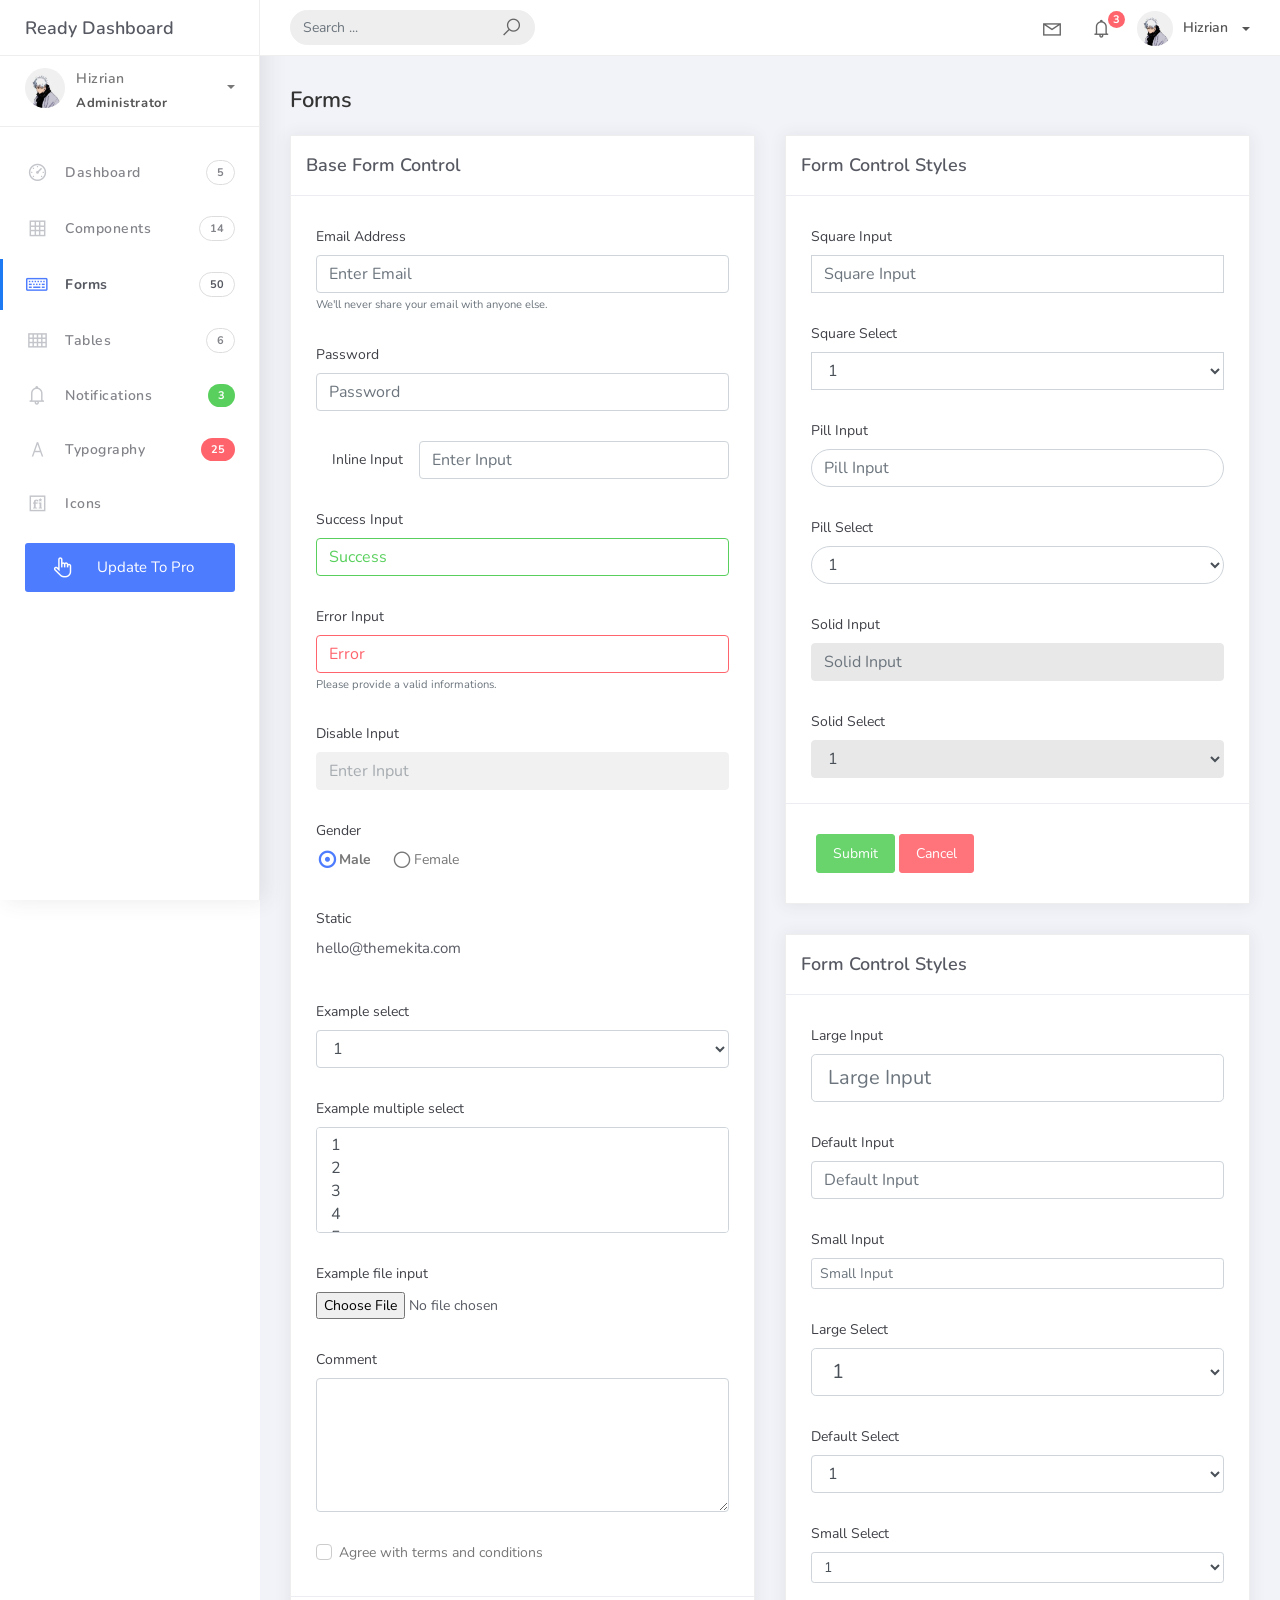
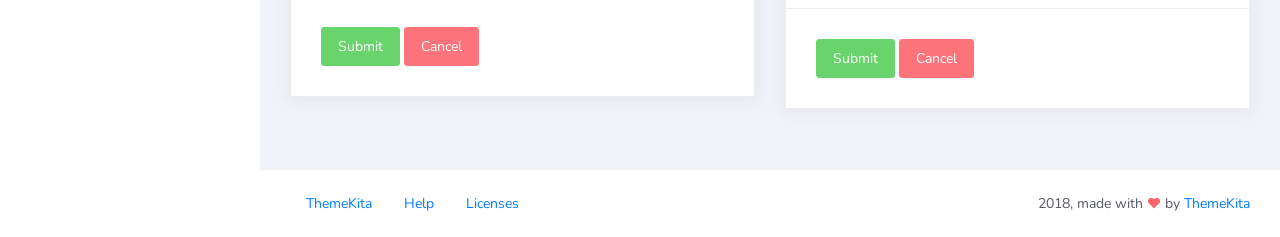
<file: dashboard/forms.html>
<!DOCTYPE html>
<html>
<head>
	<meta http-equiv="X-UA-Compatible" content="IE=edge,chrome=1" />
	<title>Forms - Ready Bootstrap Dashboard</title>
	<meta content='width=device-width, initial-scale=1.0, maximum-scale=1.0, user-scalable=0, shrink-to-fit=no' name='viewport' />
	<link rel="stylesheet" href="assets/css/bootstrap.min.css">
	<link rel="stylesheet" href="https://fonts.googleapis.com/css?family=Nunito:200,200i,300,300i,400,400i,600,600i,700,700i,800,800i,900,900i">
	<link rel="stylesheet" href="assets/css/ready.css">
	<link rel="stylesheet" href="assets/css/demo.css">
</head>
<body>
	<div class="wrapper">
		<div class="main-header">
			<div class="logo-header">
				<a href="index.html" class="logo">
					Ready Dashboard
				</a>
				<button class="navbar-toggler sidenav-toggler ml-auto" type="button" data-toggle="collapse" data-target="collapse" aria-controls="sidebar" aria-expanded="false" aria-label="Toggle navigation">
					<span class="navbar-toggler-icon"></span>
				</button>
				<button class="topbar-toggler more"><i class="la la-ellipsis-v"></i></button>
			</div>
			<nav class="navbar navbar-header navbar-expand-lg">
				<div class="container-fluid">
					
					<form class="navbar-left navbar-form nav-search mr-md-3" action="">
						<div class="input-group">
							<input type="text" placeholder="Search ..." class="form-control">
							<div class="input-group-append">
								<span class="input-group-text">
									<i class="la la-search search-icon"></i>
								</span>
							</div>
						</div>
					</form>
					<ul class="navbar-nav topbar-nav ml-md-auto align-items-center">
						<li class="nav-item dropdown hidden-caret">
							<a class="nav-link dropdown-toggle" href="#" id="navbarDropdown" role="button" data-toggle="dropdown" aria-haspopup="true" aria-expanded="false">
								<i class="la la-envelope"></i>
							</a>
							<div class="dropdown-menu" aria-labelledby="navbarDropdown">
								<a class="dropdown-item" href="#">Action</a>
								<a class="dropdown-item" href="#">Another action</a>
								<div class="dropdown-divider"></div>
								<a class="dropdown-item" href="#">Something else here</a>
							</div>
						</li>
						<li class="nav-item dropdown hidden-caret">
							<a class="nav-link dropdown-toggle" href="#" id="navbarDropdown" role="button" data-toggle="dropdown" aria-haspopup="true" aria-expanded="false">
								<i class="la la-bell"></i>
								<span class="notification">3</span>
							</a>
							<ul class="dropdown-menu notif-box" aria-labelledby="navbarDropdown">
								<li>
									<div class="dropdown-title">You have 4 new notification</div>
								</li>
								<li>
									<div class="notif-center">
										<a href="#">
											<div class="notif-icon notif-primary"> <i class="la la-user-plus"></i> </div>
											<div class="notif-content">
												<span class="block">
													New user registered
												</span>
												<span class="time">5 minutes ago</span> 
											</div>
										</a>
										<a href="#">
											<div class="notif-icon notif-success"> <i class="la la-comment"></i> </div>
											<div class="notif-content">
												<span class="block">
													Rahmad commented on Admin
												</span>
												<span class="time">12 minutes ago</span> 
											</div>
										</a>
										<a href="#">
											<div class="notif-img"> 
												<img src="assets/img/profile2.jpg" alt="Img Profile">
											</div>
											<div class="notif-content">
												<span class="block">
													Reza send messages to you
												</span>
												<span class="time">12 minutes ago</span> 
											</div>
										</a>
										<a href="#">
											<div class="notif-icon notif-danger"> <i class="la la-heart"></i> </div>
											<div class="notif-content">
												<span class="block">
													Farrah liked Admin
												</span>
												<span class="time">17 minutes ago</span> 
											</div>
										</a>
									</div>
								</li>
								<li>
									<a class="see-all" href="javascript:void(0);"> <strong>See all notifications</strong> <i class="la la-angle-right"></i> </a>
								</li>
							</ul>
						</li>
						<li class="nav-item dropdown">
							<a class="dropdown-toggle profile-pic" data-toggle="dropdown" href="#" aria-expanded="false"> <img src="assets/img/profile.jpg" alt="user-img" width="36" class="img-circle"><span >Hizrian</span></span> </a>
							<ul class="dropdown-menu dropdown-user">
								<li>
									<div class="user-box">
										<div class="u-img"><img src="assets/img/profile.jpg" alt="user"></div>
										<div class="u-text">
											<h4>Hizrian</h4>
											<p class="text-muted">hello@themekita.com</p><a href="profile.html" class="btn btn-rounded btn-danger btn-sm">View Profile</a></div>
										</div>
									</li>
									<div class="dropdown-divider"></div>
									<a class="dropdown-item" href="#"><i class="ti-user"></i> My Profile</a>
									<a class="dropdown-item" href="#"></i> My Balance</a>
									<a class="dropdown-item" href="#"><i class="ti-email"></i> Inbox</a>
									<div class="dropdown-divider"></div>
									<a class="dropdown-item" href="#"><i class="ti-settings"></i> Account Setting</a>
									<div class="dropdown-divider"></div>
									<a class="dropdown-item" href="#"><i class="fa fa-power-off"></i> Logout</a>
								</ul>
								<!-- /.dropdown-user -->
							</li>
						</ul>
					</div>
				</nav>
			</div>
			<div class="sidebar">
				<div class="scrollbar-inner sidebar-wrapper">
					<div class="user">
						<div class="photo">
							<img src="assets/img/profile.jpg">
						</div>
						<div class="info">
							<a class="" data-toggle="collapse" href="#collapseExample" aria-expanded="true">
								<span>
									Hizrian
									<span class="user-level">Administrator</span>
									<span class="caret"></span>
								</span>
							</a>
							<div class="clearfix"></div>

							<div class="collapse in" id="collapseExample" aria-expanded="true" style="">
								<ul class="nav">
									<li>
										<a href="#profile">
											<span class="link-collapse">My Profile</span>
										</a>
									</li>
									<li>
										<a href="#edit">
											<span class="link-collapse">Edit Profile</span>
										</a>
									</li>
									<li>
										<a href="#settings">
											<span class="link-collapse">Settings</span>
										</a>
									</li>
								</ul>
							</div>
						</div>
					</div>
					<ul class="nav">
						<li class="nav-item">
							<a href="index.html">
								<i class="la la-dashboard"></i>
								<p>Dashboard</p>
								<span class="badge badge-count">5</span>
							</a>
						</li>
						<li class="nav-item">
							<a href="components.html">
								<i class="la la-table"></i>
								<p>Components</p>
								<span class="badge badge-count">14</span>
							</a>
						</li>
						<li class="nav-item active">
							<a href="forms.html">
								<i class="la la-keyboard-o"></i>
								<p>Forms</p>
								<span class="badge badge-count">50</span>
							</a>
						</li>
						<li class="nav-item">
							<a href="tables.html">
								<i class="la la-th"></i>
								<p>Tables</p>
								<span class="badge badge-count">6</span>
							</a>
						</li>
						<li class="nav-item">
							<a href="notifications.html">
								<i class="la la-bell"></i>
								<p>Notifications</p>
								<span class="badge badge-success">3</span>
							</a>
						</li>
						<li class="nav-item">
							<a href="typography.html">
								<i class="la la-font"></i>
								<p>Typography</p>
								<span class="badge badge-danger">25</span>
							</a>
						</li>
						<li class="nav-item">
							<a href="icons.html">
								<i class="la la-fonticons"></i>
								<p>Icons</p>
							</a>
						</li>
						<li class="nav-item update-pro">
							<button  data-toggle="modal" data-target="#modalUpdate">
								<i class="la la-hand-pointer-o"></i>
								<p>Update To Pro</p>
							</button>
						</li>
					</ul>
				</div>
			</div>
			<div class="main-panel">
				<div class="content">
					<div class="container-fluid">
						<h4 class="page-title">Forms</h4>
						<div class="row">
							<div class="col-md-6">
								<div class="card">
									<div class="card-header">
										<div class="card-title">Base Form Control</div>
									</div>
									<div class="card-body">
										<div class="form-group">
											<label for="email">Email Address</label>
											<input type="email" class="form-control" id="email" placeholder="Enter Email">
											<small id="emailHelp" class="form-text text-muted">We'll never share your email with anyone else.</small>
										</div>
										<div class="form-group">
											<label for="password">Password</label>
											<input type="password" class="form-control" id="password" placeholder="Password">
										</div>
										<div class="form-group form-inline">
											<label for="inlineinput" class="col-md-3 col-form-label">Inline Input</label>
											<div class="col-md-9 p-0">
												<input type="text" class="form-control input-full" id="inlineinput" placeholder="Enter Input">
											</div>
										</div>
										<div class="form-group has-success">
											<label for="successInput">Success Input</label>
											<input type="text" id="successInput" value="Success" class="form-control">
										</div>
										<div class="form-group has-error has-feedback">
											<label for="errorInput">Error Input</label>
											<input type="text" id="errorInput" value="Error" class="form-control">
											<small id="emailHelp" class="form-text text-muted">Please provide a valid informations.</small>
										</div>
										<div class="form-group">
											<label for="disableinput">Disable Input</label>
											<input type="text" class="form-control" id="disableinput" placeholder="Enter Input" disabled>
										</div>
										<div class="form-check">
											<label>Gender</label><br/>
											<label class="form-radio-label">
												<input class="form-radio-input" type="radio" name="optionsRadios" value=""  checked="">
												<span class="form-radio-sign">Male</span>
											</label>
											<label class="form-radio-label ml-3">
												<input class="form-radio-input" type="radio" name="optionsRadios" value="">
												<span class="form-radio-sign">Female</span>
											</label>
										</div>
										<div class="form-group">
											<label class="control-label">
												Static
											</label> <!----> <p class="form-control-static">hello@themekita.com</p> <!---->  <!----></div>
											<div class="form-group">
												<label for="exampleFormControlSelect1">Example select</label>
												<select class="form-control" id="exampleFormControlSelect1">
													<option>1</option>
													<option>2</option>
													<option>3</option>
													<option>4</option>
													<option>5</option>
												</select>
											</div>
											<div class="form-group">
												<label for="exampleFormControlSelect2">Example multiple select</label>
												<select multiple class="form-control" id="exampleFormControlSelect2">
													<option>1</option>
													<option>2</option>
													<option>3</option>
													<option>4</option>
													<option>5</option>
												</select>
											</div>
											<div class="form-group">
												<label for="exampleFormControlFile1">Example file input</label>
												<input type="file" class="form-control-file" id="exampleFormControlFile1">
											</div>
											<div class="form-group">
												<label for="comment">Comment</label>
												<textarea class="form-control" id="comment" rows="5">

												</textarea>
											</div>
											<div class="form-check">
												<label class="form-check-label">
													<input class="form-check-input" type="checkbox" value="">
													<span class="form-check-sign">Agree with terms and conditions</span>
												</label>
											</div>
										</div>
										<div class="card-action">
											<button class="btn btn-success">Submit</button>
											<button class="btn btn-danger">Cancel</button>
										</div>
									</div>
								</div>
								<div class="col-md-6">
									<div class="card">
										<div class="card-header">
											<div class="card-title">Form Control Styles</div>
										</div>
										<div class="card-body">
											<div class="form-group">
												<label for="squareInput">Square Input</label>
												<input type="text" class="form-control input-square" id="squareInput" placeholder="Square Input">
											</div>
											<div class="form-group">
												<label for="squareSelect">Square Select</label>
												<select class="form-control input-square" id="squareSelect">
													<option>1</option>
													<option>2</option>
													<option>3</option>
													<option>4</option>
													<option>5</option>
												</select>
											</div>
											<div class="form-group">
												<label for="pillInput">Pill Input</label>
												<input type="text" class="form-control input-pill" id="pillInput" placeholder="Pill Input">
											</div>
											<div class="form-group">
												<label for="pillSelect">Pill Select</label>
												<select class="form-control input-pill" id="pillSelect">
													<option>1</option>
													<option>2</option>
													<option>3</option>
													<option>4</option>
													<option>5</option>
												</select>
											</div>
											<div class="form-group">
												<label for="solidInput">Solid Input</label>
												<input type="text" class="form-control input-solid" id="solidInput" placeholder="Solid Input">
											</div>
											<div class="form-group">
												<label for="solidSelect">Solid Select</label>
												<select class="form-control input-solid" id="solidSelect">
													<option>1</option>
													<option>2</option>
													<option>3</option>
													<option>4</option>
													<option>5</option>
												</select>
											</div>											
										</div>
										<div class="card-action">
											<button class="btn btn-success">Submit</button>
											<button class="btn btn-danger">Cancel</button>
										</div>
									</div>
									<div class="card">
										<div class="card-header">
											<div class="card-title">Form Control Styles</div>
										</div>
										<div class="card-body">
											<div class="form-group">
												<label for="largeInput">Large Input</label>
												<input type="text" class="form-control form-control-lg" id="largeInput" placeholder="Large Input">
											</div>
											<div class="form-group">
												<label for="largeInput">Default Input</label>
												<input type="text" class="form-control form-control" id="defaultInput" placeholder="Default Input">
											</div>
											<div class="form-group">
												<label for="smallInput">Small Input</label>
												<input type="text" class="form-control form-control-sm" id="smallInput" placeholder="Small Input">
											</div>
											<div class="form-group">
												<label for="largeSelect">Large Select</label>
												<select class="form-control form-control-lg" id="largeSelect">
													<option>1</option>
													<option>2</option>
													<option>3</option>
													<option>4</option>
													<option>5</option>
												</select>
											</div>
											<div class="form-group">
												<label for="defaultSelect">Default Select</label>
												<select class="form-control form-control" id="defaultSelect">
													<option>1</option>
													<option>2</option>
													<option>3</option>
													<option>4</option>
													<option>5</option>
												</select>
											</div>
											<div class="form-group">
												<label for="smallSelect">Small Select</label>
												<select class="form-control form-control-sm" id="smallSelect">
													<option>1</option>
													<option>2</option>
													<option>3</option>
													<option>4</option>
													<option>5</option>
												</select>
											</div>
										</div>
										<div class="card-action">
											<button class="btn btn-success">Submit</button>
											<button class="btn btn-danger">Cancel</button>
										</div>
									</div>
								</div>
							</div>
						</div>
					</div>
					<footer class="footer">
						<div class="container-fluid">
							<nav class="pull-left">
								<ul class="nav">
									<li class="nav-item">
										<a class="nav-link" href="http://www.themekita.com">
											ThemeKita
										</a>
									</li>
									<li class="nav-item">
										<a class="nav-link" href="#">
											Help
										</a>
									</li>
									<li class="nav-item">
										<a class="nav-link" href="#">
											Licenses
										</a>
									</li>
								</ul>
							</nav>
							<div class="copyright ml-auto">
								2018, made with <i class="la la-heart heart text-danger"></i> by <a href="http://www.themekita.com">ThemeKita</a>
							</div>				
						</div>
					</footer>
				</div>
			</div>
		</div>
	</div>
	<!-- Modal -->
	<div class="modal fade" id="modalUpdate" tabindex="-1" role="dialog" aria-labelledby="modalUpdatePro" aria-hidden="true">
		<div class="modal-dialog modal-dialog-centered" role="document">
			<div class="modal-content">
				<div class="modal-header bg-primary">
					<h6 class="modal-title"><i class="la la-frown-o"></i> Under Development</h6>
					<button type="button" class="close" data-dismiss="modal" aria-label="Close">
						<span aria-hidden="true">&times;</span>
					</button>
				</div>
				<div class="modal-body text-center">									
					<p>Currently the pro version of the <b>Ready Dashboard</b> Bootstrap is in progress development</p>
					<p>
					<b>We'll let you know when it's done</b></p>
				</div>
				<div class="modal-footer">
					<button type="button" class="btn btn-secondary" data-dismiss="modal">Close</button>
				</div>
			</div>
		</div>
	</div>
</body>
<script src="assets/js/core/jquery.3.2.1.min.js"></script>
<script src="assets/js/plugin/jquery-ui-1.12.1.custom/jquery-ui.min.js"></script>
<script src="assets/js/core/popper.min.js"></script>
<script src="assets/js/core/bootstrap.min.js"></script>
<script src="assets/js/plugin/chartist/chartist.min.js"></script>
<script src="assets/js/plugin/chartist/plugin/chartist-plugin-tooltip.min.js"></script>
<script src="assets/js/plugin/bootstrap-notify/bootstrap-notify.min.js"></script>
<script src="assets/js/plugin/bootstrap-toggle/bootstrap-toggle.min.js"></script>
<script src="assets/js/plugin/jquery-mapael/jquery.mapael.min.js"></script>
<script src="assets/js/plugin/jquery-mapael/maps/world_countries.min.js"></script>
<script src="assets/js/plugin/chart-circle/circles.min.js"></script>
<script src="assets/js/plugin/jquery-scrollbar/jquery.scrollbar.min.js"></script>
<script src="assets/js/ready.min.js"></script>
</html>
</file>
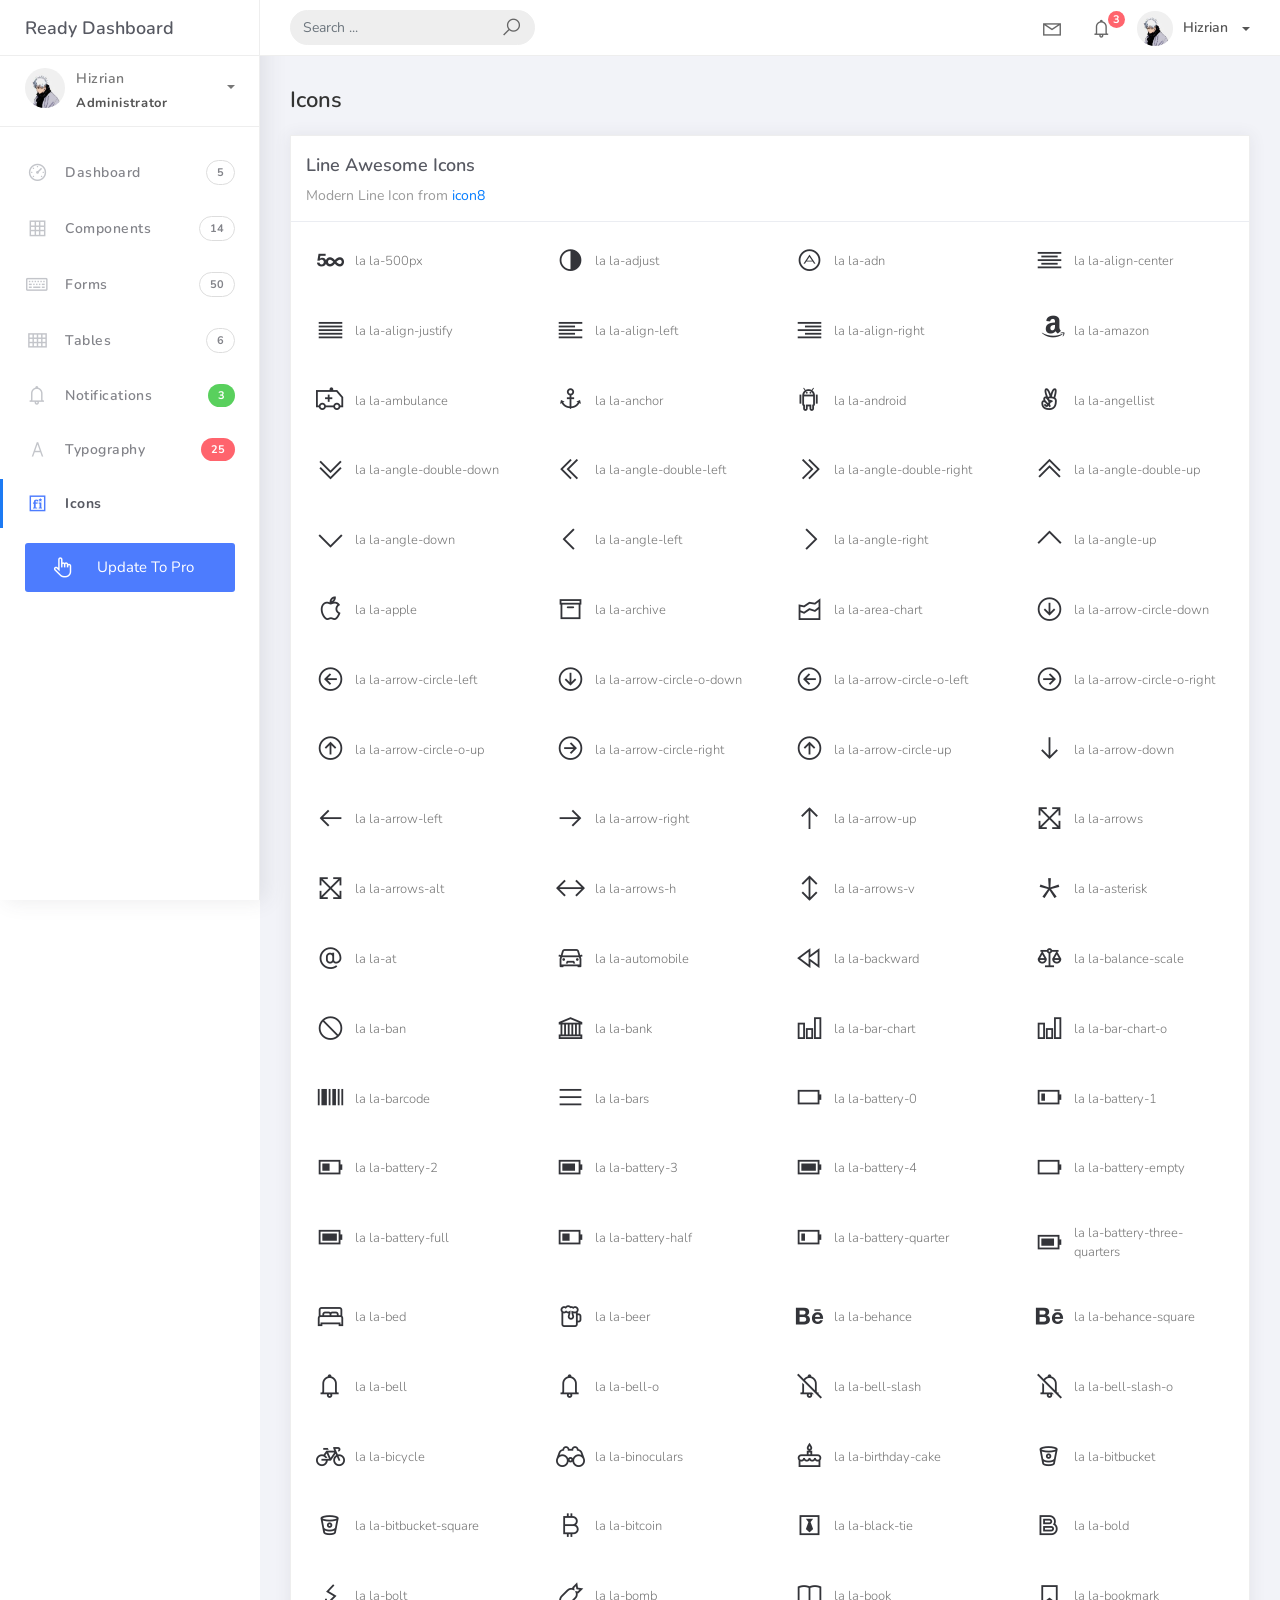
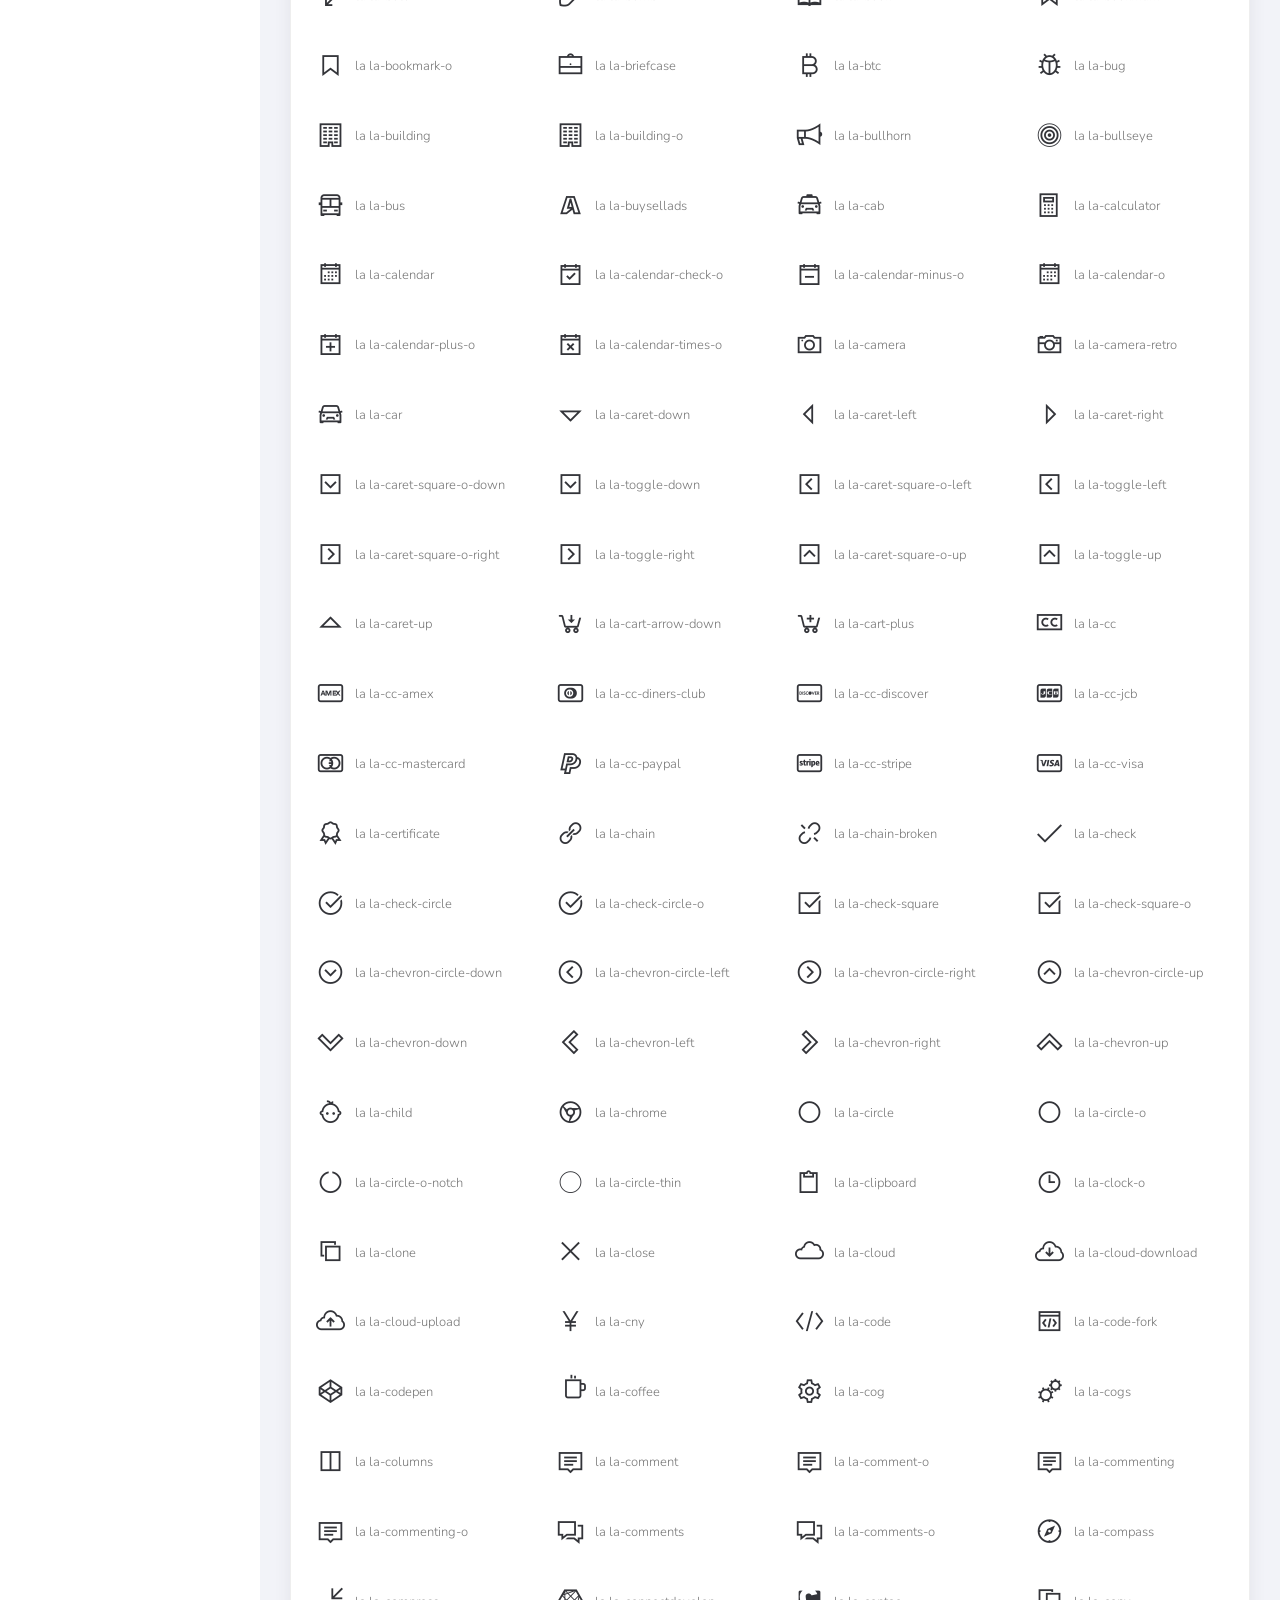
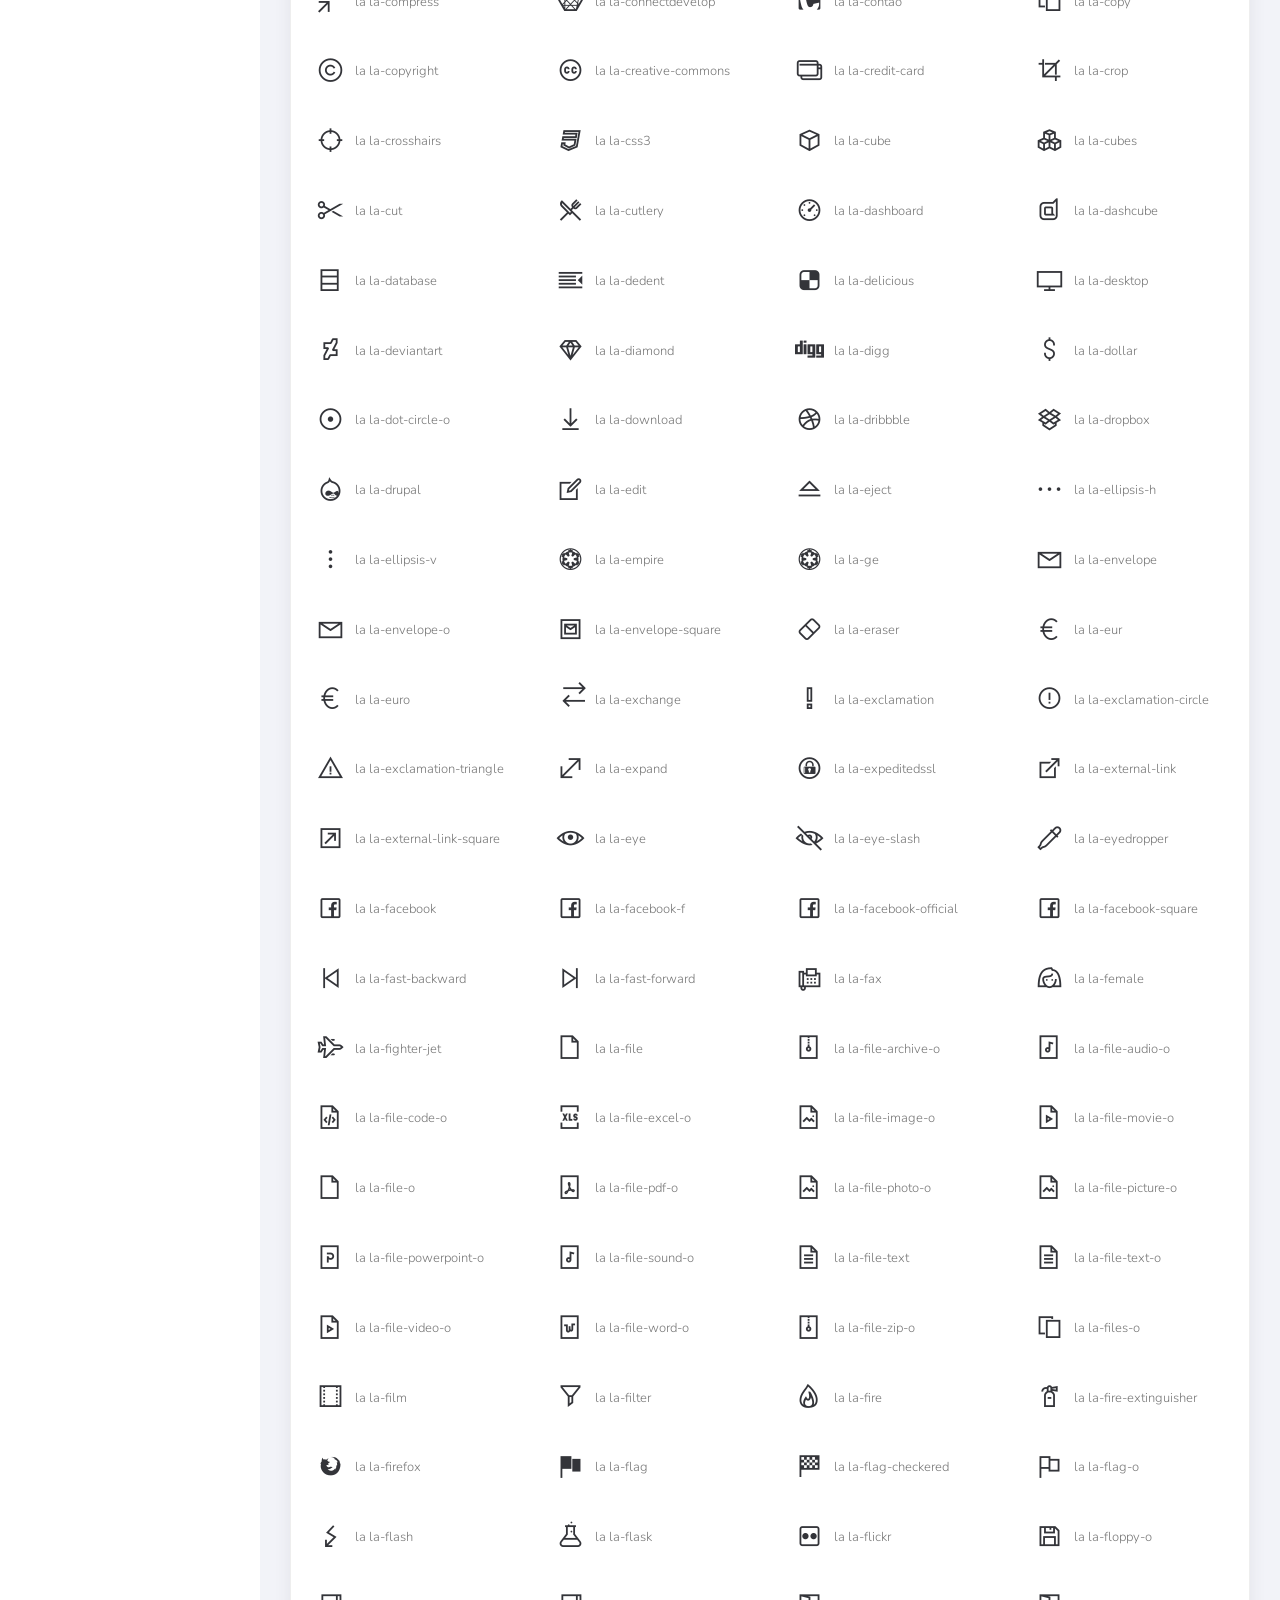
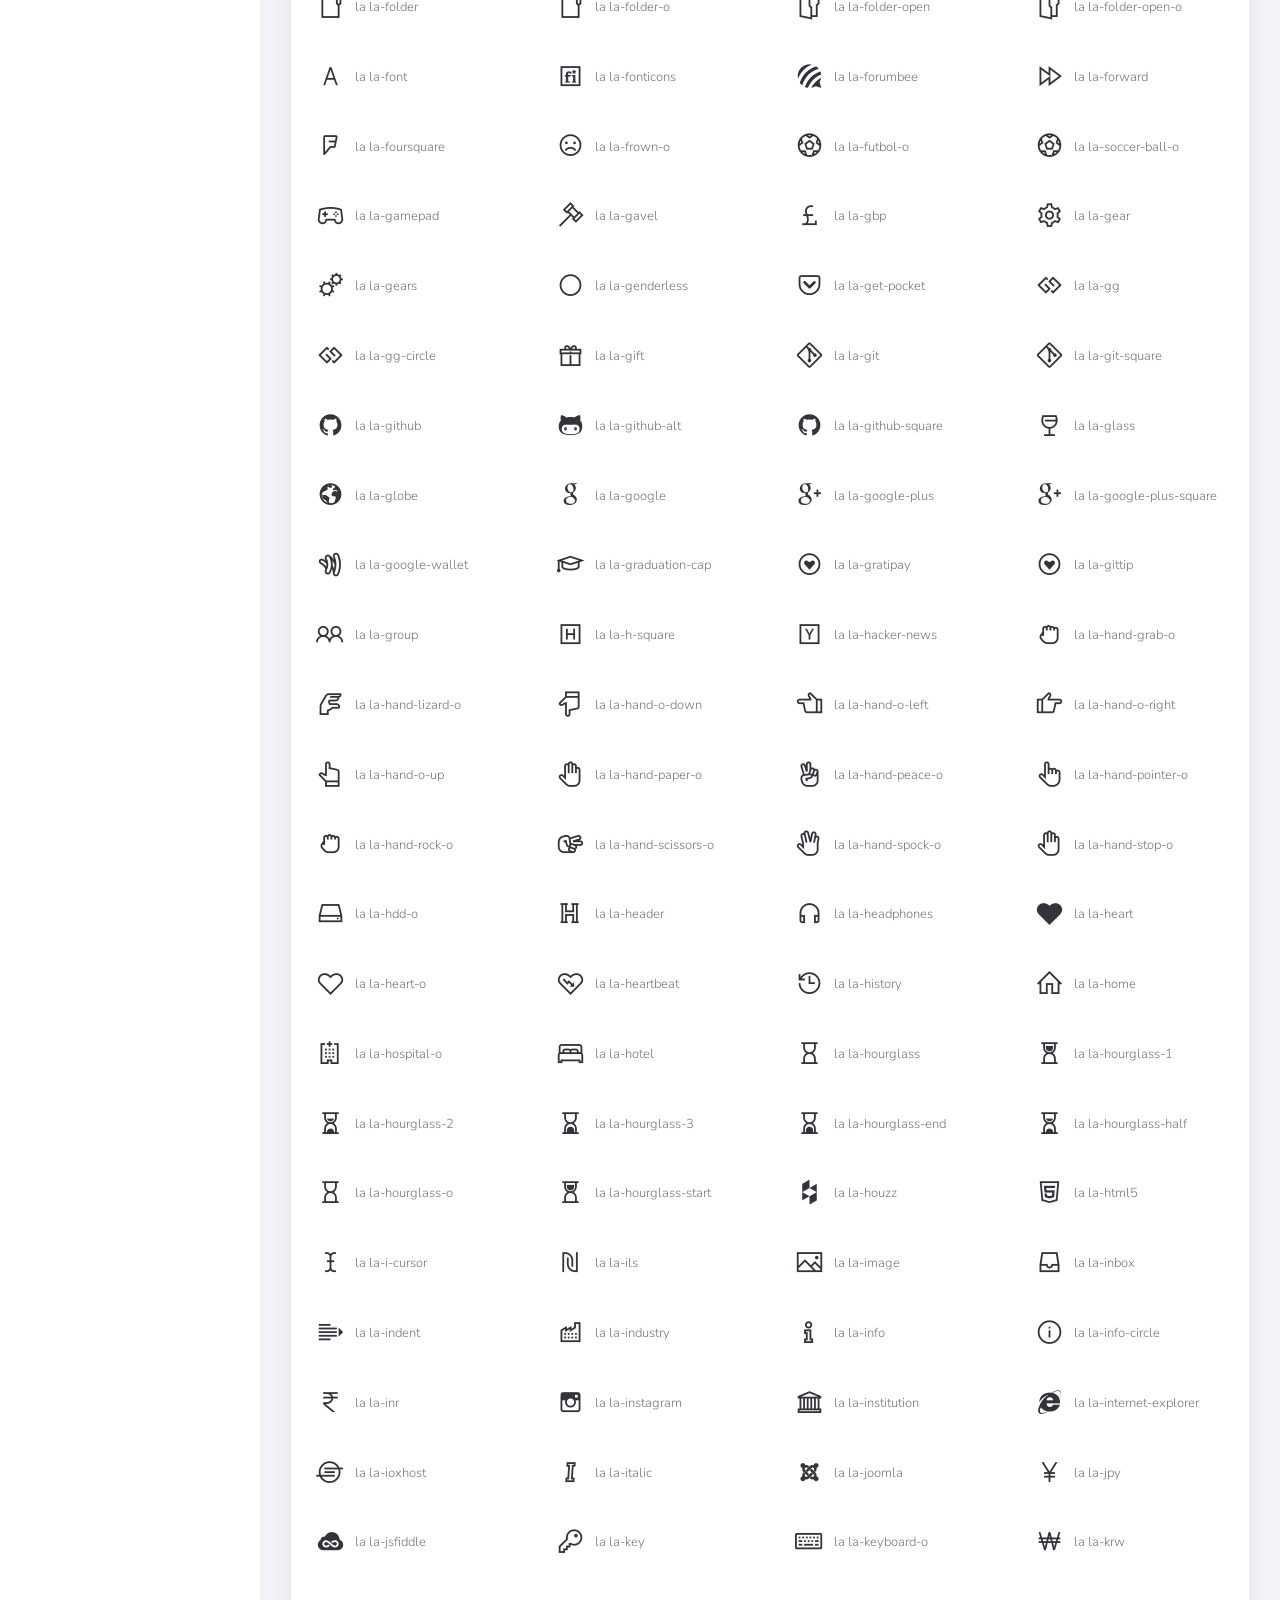
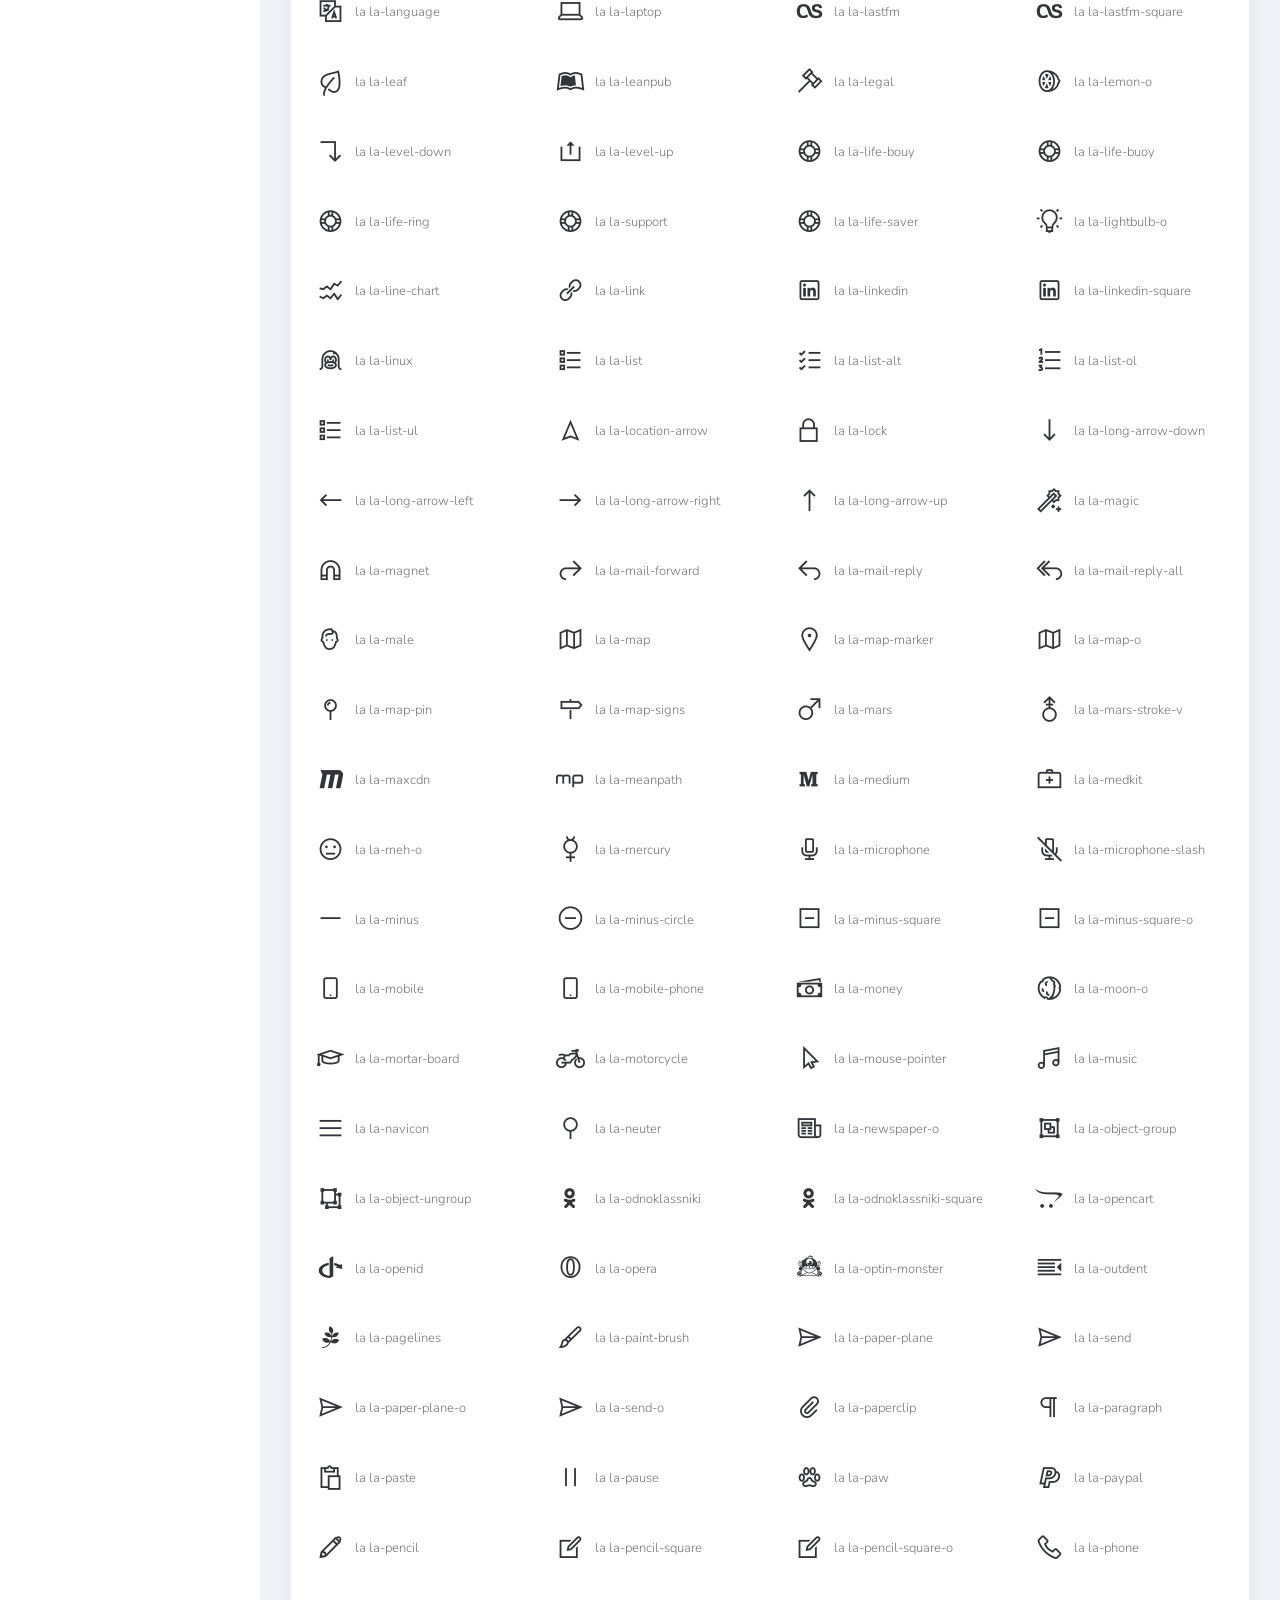
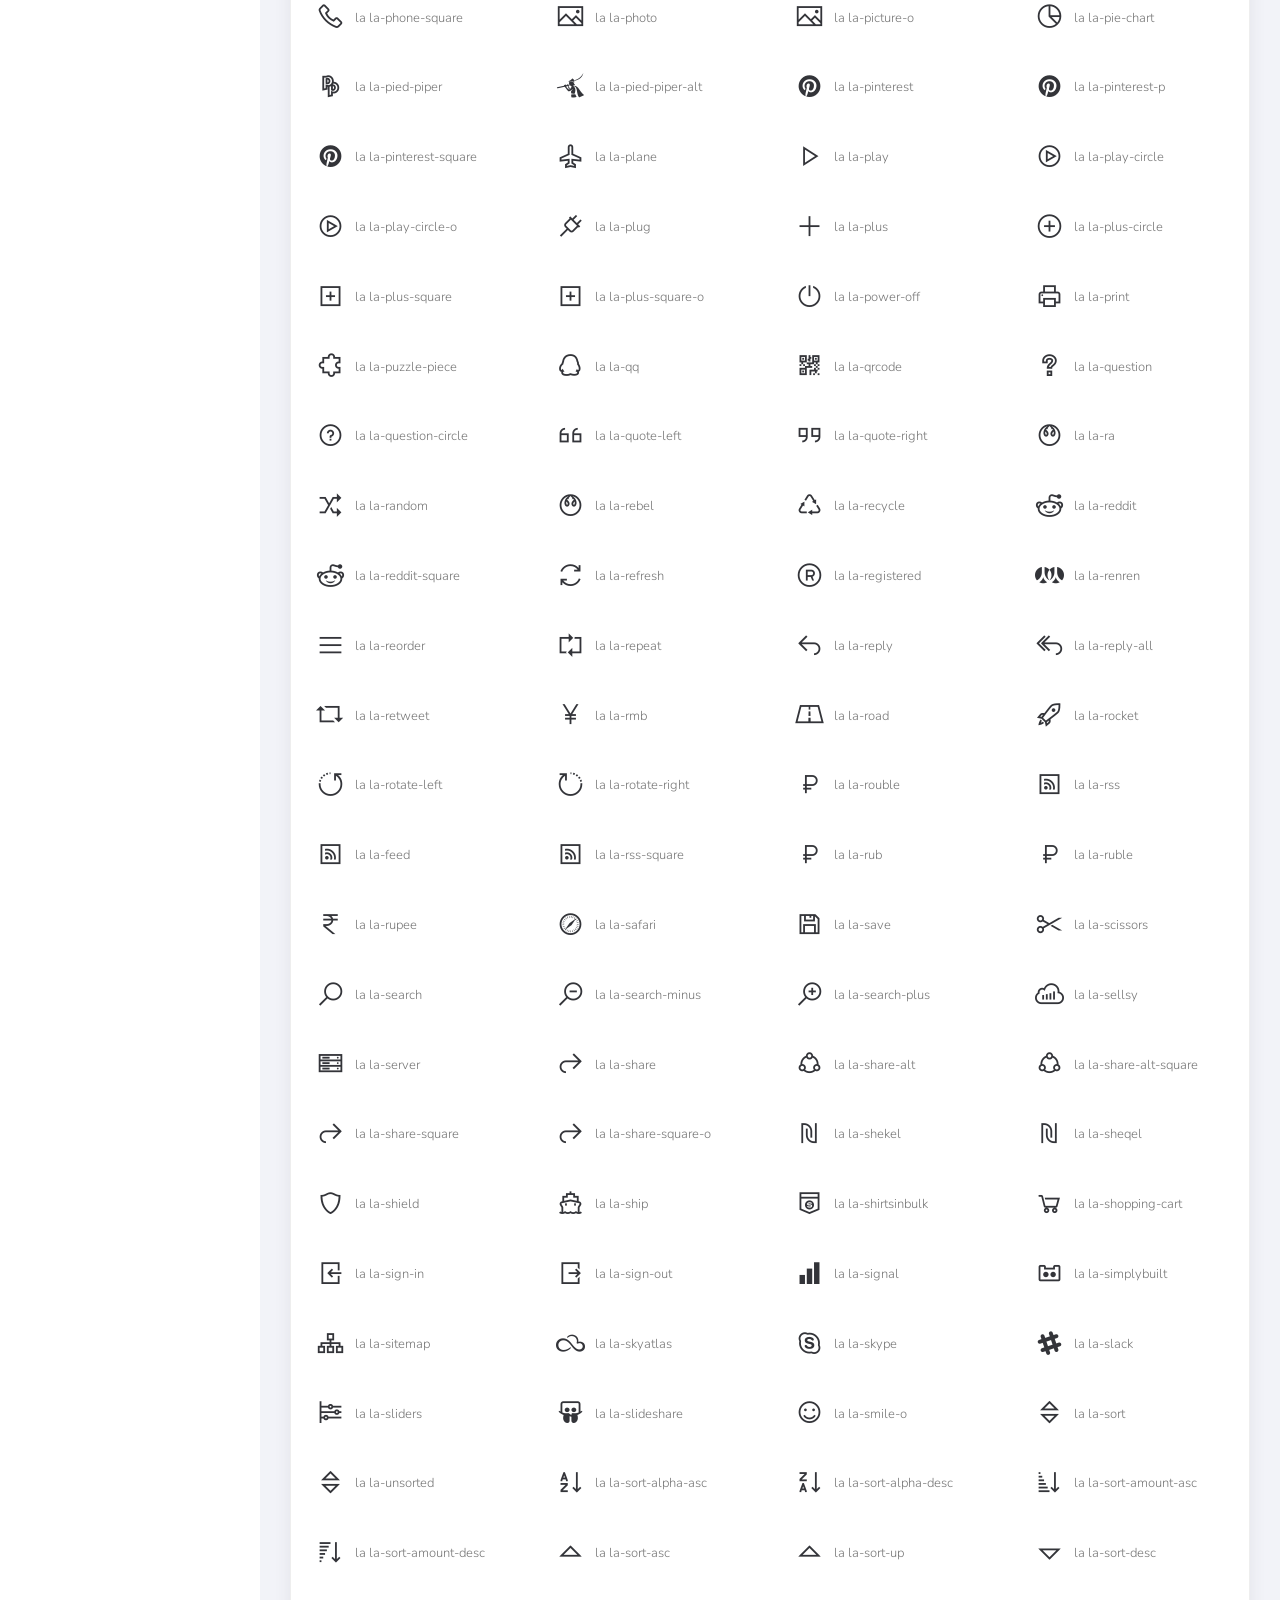
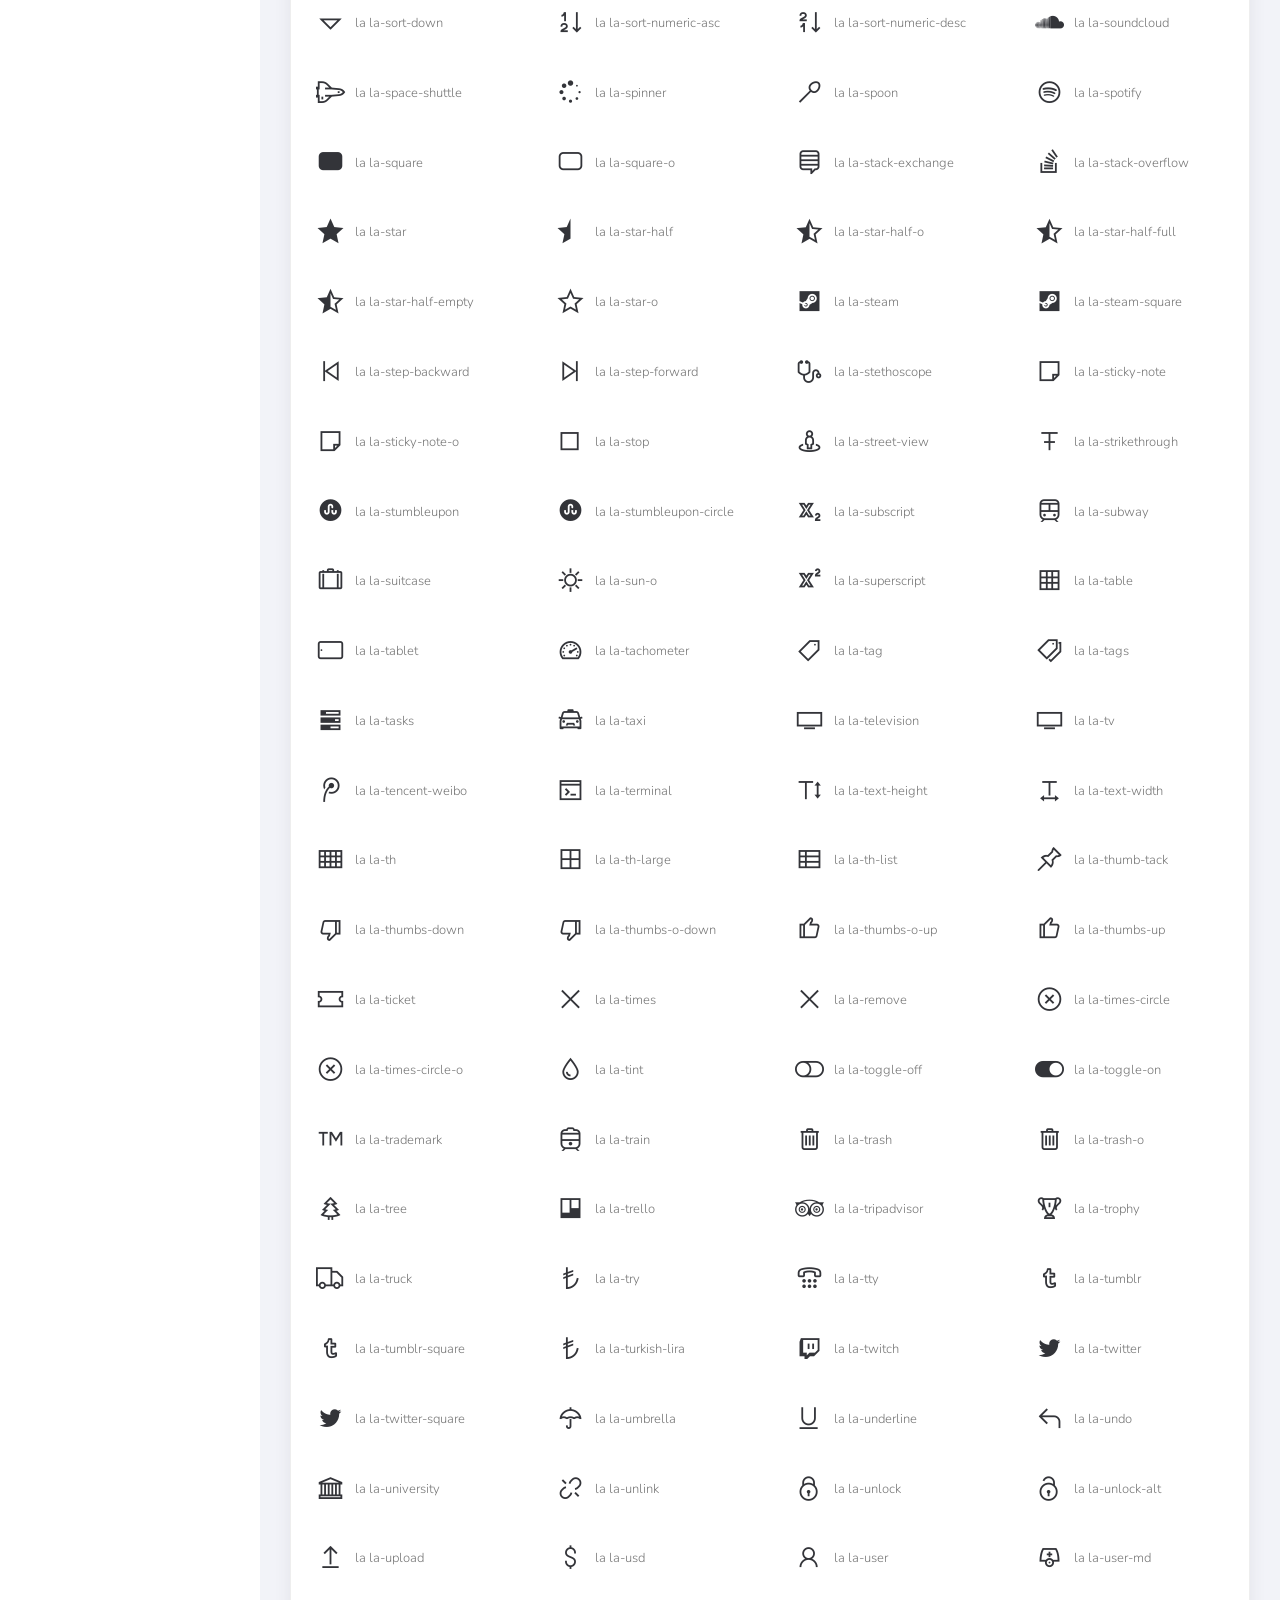
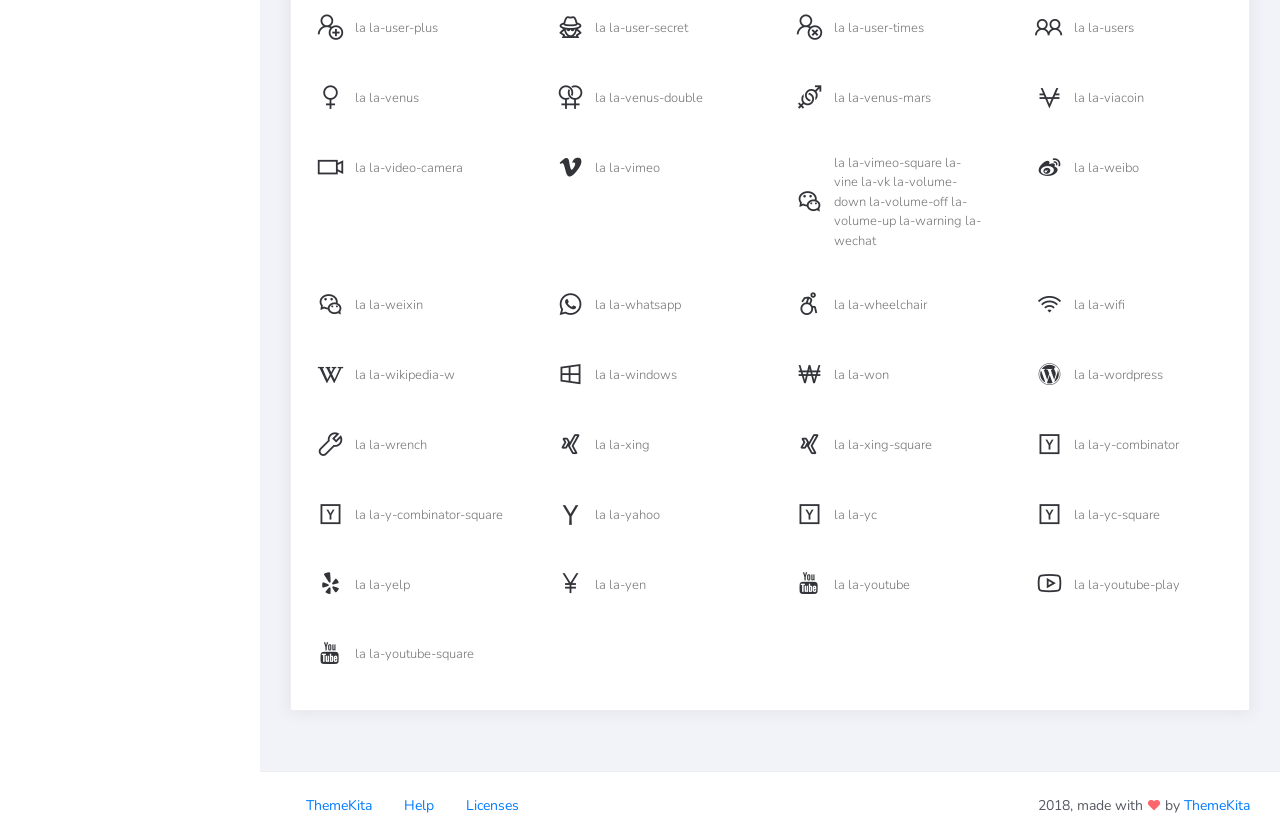
<file: dashboard/icons.html>
<!DOCTYPE html>
<html>
<head>
	<meta http-equiv="X-UA-Compatible" content="IE=edge,chrome=1" />
	<title>Icons - Ready Bootstrap Dashboard</title>
	<meta content='width=device-width, initial-scale=1.0, maximum-scale=1.0, user-scalable=0, shrink-to-fit=no' name='viewport' />
	<link rel="stylesheet" href="assets/css/bootstrap.min.css">
	<link rel="stylesheet" href="https://fonts.googleapis.com/css?family=Nunito:200,200i,300,300i,400,400i,600,600i,700,700i,800,800i,900,900i">
	<link rel="stylesheet" href="assets/css/ready.css">
	<link rel="stylesheet" href="assets/css/demo.css">
</head>
<body>
	<div class="wrapper">
		<div class="main-header">
			<div class="logo-header">
				<a href="index.html" class="logo">
					Ready Dashboard
				</a>
				<button class="navbar-toggler sidenav-toggler ml-auto" type="button" data-toggle="collapse" data-target="collapse" aria-controls="sidebar" aria-expanded="false" aria-label="Toggle navigation">
					<span class="navbar-toggler-icon"></span>
				</button>
				<button class="topbar-toggler more"><i class="la la-ellipsis-v"></i></button>
			</div>
			<nav class="navbar navbar-header navbar-expand-lg">
				<div class="container-fluid">
					
					<form class="navbar-left navbar-form nav-search mr-md-3" action="">
						<div class="input-group">
							<input type="text" placeholder="Search ..." class="form-control">
							<div class="input-group-append">
								<span class="input-group-text">
									<i class="la la-search search-icon"></i>
								</span>
							</div>
						</div>
					</form>
					<ul class="navbar-nav topbar-nav ml-md-auto align-items-center">
						<li class="nav-item dropdown hidden-caret">
							<a class="nav-link dropdown-toggle" href="#" id="navbarDropdown" role="button" data-toggle="dropdown" aria-haspopup="true" aria-expanded="false">
								<i class="la la-envelope"></i>
							</a>
							<div class="dropdown-menu" aria-labelledby="navbarDropdown">
								<a class="dropdown-item" href="#">Action</a>
								<a class="dropdown-item" href="#">Another action</a>
								<div class="dropdown-divider"></div>
								<a class="dropdown-item" href="#">Something else here</a>
							</div>
						</li>
						<li class="nav-item dropdown hidden-caret">
							<a class="nav-link dropdown-toggle" href="#" id="navbarDropdown" role="button" data-toggle="dropdown" aria-haspopup="true" aria-expanded="false">
								<i class="la la-bell"></i>
								<span class="notification">3</span>
							</a>
							<ul class="dropdown-menu notif-box" aria-labelledby="navbarDropdown">
								<li>
									<div class="dropdown-title">You have 4 new notification</div>
								</li>
								<li>
									<div class="notif-center">
										<a href="#">
											<div class="notif-icon notif-primary"> <i class="la la-user-plus"></i> </div>
											<div class="notif-content">
												<span class="block">
													New user registered
												</span>
												<span class="time">5 minutes ago</span> 
											</div>
										</a>
										<a href="#">
											<div class="notif-icon notif-success"> <i class="la la-comment"></i> </div>
											<div class="notif-content">
												<span class="block">
													Rahmad commented on Admin
												</span>
												<span class="time">12 minutes ago</span> 
											</div>
										</a>
										<a href="#">
											<div class="notif-img"> 
												<img src="assets/img/profile2.jpg" alt="Img Profile">
											</div>
											<div class="notif-content">
												<span class="block">
													Reza send messages to you
												</span>
												<span class="time">12 minutes ago</span> 
											</div>
										</a>
										<a href="#">
											<div class="notif-icon notif-danger"> <i class="la la-heart"></i> </div>
											<div class="notif-content">
												<span class="block">
													Farrah liked Admin
												</span>
												<span class="time">17 minutes ago</span> 
											</div>
										</a>
									</div>
								</li>
								<li>
									<a class="see-all" href="javascript:void(0);"> <strong>See all notifications</strong> <i class="la la-angle-right"></i> </a>
								</li>
							</ul>
						</li>
						<li class="nav-item dropdown">
							<a class="dropdown-toggle profile-pic" data-toggle="dropdown" href="#" aria-expanded="false"> <img src="assets/img/profile.jpg" alt="user-img" width="36" class="img-circle"><span >Hizrian</span></span> </a>
							<ul class="dropdown-menu dropdown-user">
								<li>
									<div class="user-box">
										<div class="u-img"><img src="assets/img/profile.jpg" alt="user"></div>
										<div class="u-text">
											<h4>Hizrian</h4>
											<p class="text-muted">hello@themekita.com</p><a href="profile.html" class="btn btn-rounded btn-danger btn-sm">View Profile</a></div>
										</div>
									</li>
									<div class="dropdown-divider"></div>
									<a class="dropdown-item" href="#"><i class="ti-user"></i> My Profile</a>
									<a class="dropdown-item" href="#"></i> My Balance</a>
									<a class="dropdown-item" href="#"><i class="ti-email"></i> Inbox</a>
									<div class="dropdown-divider"></div>
									<a class="dropdown-item" href="#"><i class="ti-settings"></i> Account Setting</a>
									<div class="dropdown-divider"></div>
									<a class="dropdown-item" href="#"><i class="fa fa-power-off"></i> Logout</a>
								</ul>
								<!-- /.dropdown-user -->
							</li>
						</ul>
					</div>
				</nav>
			</div>
			<div class="sidebar">
				<div class="scrollbar-inner sidebar-wrapper">
					<div class="user">
						<div class="photo">
							<img src="assets/img/profile.jpg">
						</div>
						<div class="info">
							<a class="" data-toggle="collapse" href="#collapseExample" aria-expanded="true">
								<span>
									Hizrian
									<span class="user-level">Administrator</span>
									<span class="caret"></span>
								</span>
							</a>
							<div class="clearfix"></div>

							<div class="collapse in" id="collapseExample" aria-expanded="true" style="">
								<ul class="nav">
									<li>
										<a href="#profile">
											<span class="link-collapse">My Profile</span>
										</a>
									</li>
									<li>
										<a href="#edit">
											<span class="link-collapse">Edit Profile</span>
										</a>
									</li>
									<li>
										<a href="#settings">
											<span class="link-collapse">Settings</span>
										</a>
									</li>
								</ul>
							</div>
						</div>
					</div>
					<ul class="nav">
						<li class="nav-item">
							<a href="index.html">
								<i class="la la-dashboard"></i>
								<p>Dashboard</p>
								<span class="badge badge-count">5</span>
							</a>
						</li>
						<li class="nav-item">
							<a href="components.html">
								<i class="la la-table"></i>
								<p>Components</p>
								<span class="badge badge-count">14</span>
							</a>
						</li>
						<li class="nav-item">
							<a href="forms.html">
								<i class="la la-keyboard-o"></i>
								<p>Forms</p>
								<span class="badge badge-count">50</span>
							</a>
						</li>
						<li class="nav-item">
							<a href="tables.html">
								<i class="la la-th"></i>
								<p>Tables</p>
								<span class="badge badge-count">6</span>
							</a>
						</li>
						<li class="nav-item">
							<a href="notifications.html">
								<i class="la la-bell"></i>
								<p>Notifications</p>
								<span class="badge badge-success">3</span>
							</a>
						</li>
						<li class="nav-item">
							<a href="typography.html">
								<i class="la la-font"></i>
								<p>Typography</p>
								<span class="badge badge-danger">25</span>
							</a>
						</li>
						<li class="nav-item active">
							<a href="icons.html">
								<i class="la la-fonticons"></i>
								<p>Icons</p>
							</a>
						</li>
						<li class="nav-item update-pro">
							<button  data-toggle="modal" data-target="#modalUpdate">
								<i class="la la-hand-pointer-o"></i>
								<p>Update To Pro</p>
							</button>
						</li>
					</ul>
				</div>
			</div>
			<div class="main-panel">
				<div class="content">
					<div class="container-fluid">
						<h4 class="page-title">Icons</h4>
						<div class="row">
							<div class="col-md-12">
								<div class="card">
									<div class="card-header">
										<div class="card-title">Line Awesome Icons</div>
										<div class="card-category">Modern Line Icon from <a class="link" href="https://icons8.com/line-awesome">icon8</a></div>
									</div>
									<div class="card-body">
										<div id="row-demo-icon" class="row">
										</div>
									</div>
								</div>
							</div>
						</div>
					</div>
				</div>
				<footer class="footer">
					<div class="container-fluid">
						<nav class="pull-left">
							<ul class="nav">
								<li class="nav-item">
									<a class="nav-link" href="http://www.themekita.com">
										ThemeKita
									</a>
								</li>
								<li class="nav-item">
									<a class="nav-link" href="#">
										Help
									</a>
								</li>
								<li class="nav-item">
									<a class="nav-link" href="https://themewagon.com/license/#free-item">
										Licenses
									</a>
								</li>
							</ul>
						</nav>
						<div class="copyright ml-auto">
							2018, made with <i class="la la-heart heart text-danger"></i> by <a href="http://www.themekita.com">ThemeKita</a>
						</div>				
					</div>
				</footer>
			</div>
		</div>
	</div>
	<!-- Modal -->
	<div class="modal fade" id="modalUpdate" tabindex="-1" role="dialog" aria-labelledby="modalUpdatePro" aria-hidden="true">
		<div class="modal-dialog modal-dialog-centered" role="document">
			<div class="modal-content">
				<div class="modal-header bg-primary">
					<h6 class="modal-title"><i class="la la-frown-o"></i> Under Development</h6>
					<button type="button" class="close" data-dismiss="modal" aria-label="Close">
						<span aria-hidden="true">&times;</span>
					</button>
				</div>
				<div class="modal-body text-center">									
					<p>Currently the pro version of the <b>Ready Dashboard</b> Bootstrap is in progress development</p>
					<p>
					<b>We'll let you know when it's done</b></p>
				</div>
				<div class="modal-footer">
					<button type="button" class="btn btn-secondary" data-dismiss="modal">Close</button>
				</div>
			</div>
		</div>
	</div>
</body>
<script src="assets/js/core/jquery.3.2.1.min.js"></script>
<script src="assets/js/plugin/jquery-ui-1.12.1.custom/jquery-ui.min.js"></script>
<script src="assets/js/core/popper.min.js"></script>
<script src="assets/js/core/bootstrap.min.js"></script>
<script src="assets/js/plugin/chartist/chartist.min.js"></script>
<script src="assets/js/plugin/chartist/plugin/chartist-plugin-tooltip.min.js"></script>
<script src="assets/js/plugin/bootstrap-notify/bootstrap-notify.min.js"></script>
<script src="assets/js/plugin/bootstrap-toggle/bootstrap-toggle.min.js"></script>
<script src="assets/js/plugin/jquery-mapael/jquery.mapael.min.js"></script>
<script src="assets/js/plugin/jquery-mapael/maps/world_countries.min.js"></script>
<script src="assets/js/plugin/chart-circle/circles.min.js"></script>
<script src="assets/js/plugin/jquery-scrollbar/jquery.scrollbar.min.js"></script>
<script src="assets/js/ready.min.js"></script>
<script type="text/javascript">
	var iconClass = ['la-500px', 'la-adjust', 'la-adn', 'la-align-center', 'la-align-justify',
	'la-align-left', 'la-align-right', 'la-amazon', 'la-ambulance', 'la-anchor', 'la-android', 'la-angellist', 'la-angle-double-down', 'la-angle-double-left', 'la-angle-double-right', 'la-angle-double-up', 'la-angle-down', 'la-angle-left', 'la-angle-right', 'la-angle-up', 'la-apple', 'la-archive', 'la-area-chart', ' la-arrow-circle-down', 'la-arrow-circle-left', 'la-arrow-circle-o-down', 'la-arrow-circle-o-left', 'la-arrow-circle-o-right', 'la-arrow-circle-o-up', 'la-arrow-circle-right', 'la-arrow-circle-up', 'la-arrow-down', 'la-arrow-left', 'la-arrow-right', 'la-arrow-up', 'la-arrows', 'la-arrows-alt', 'la-arrows-h', 'la-arrows-v', 'la-asterisk', 'la-at', 'la-automobile', 'la-backward', 'la-balance-scale', 'la-ban', 'la-bank', 'la-bar-chart', 'la-bar-chart-o', 'la-barcode', 'la-bars', 'la-battery-0', 'la-battery-1', 'la-battery-2', 'la-battery-3', 'la-battery-4', 'la-battery-empty', 'la-battery-full', 'la-battery-half', 'la-battery-quarter', 'la-battery-three-quarters', 'la-bed', 'la-beer', 'la-behance', 'la-behance-square', 'la-bell', 'la-bell-o', 'la-bell-slash', 'la-bell-slash-o', 'la-bicycle', 'la-binoculars', 'la-birthday-cake', 'la-bitbucket', 'la-bitbucket-square', 'la-bitcoin', 'la-black-tie', 'la-bold', 'la-bolt', 'la-bomb', 'la-book', 'la-bookmark', 'la-bookmark-o', 'la-briefcase', 'la-btc', 'la-bug', 'la-building', 'la-building-o', 'la-bullhorn', 'la-bullseye', 'la-bus', 'la-buysellads', 'la-cab', 'la-calculator', 'la-calendar', 'la-calendar-check-o', 'la-calendar-minus-o', 'la-calendar-o', 'la-calendar-plus-o', 'la-calendar-times-o', 'la-camera', 'la-camera-retro', 'la-car', 'la-caret-down', 'la-caret-left', 'la-caret-right', 'la-caret-square-o-down', 'la-toggle-down', 'la-caret-square-o-left', 'la-toggle-left', 'la-caret-square-o-right', 'la-toggle-right', 'la-caret-square-o-up', 'la-toggle-up', 'la-caret-up', 'la-cart-arrow-down', 'la-cart-plus', 'la-cc', 'la-cc-amex', 'la-cc-diners-club', 'la-cc-discover', 'la-cc-jcb', 'la-cc-mastercard', 'la-cc-paypal', 'la-cc-stripe', 'la-cc-visa', 'la-certificate', 'la-chain', 'la-chain-broken', 'la-check', 'la-check-circle', 'la-check-circle-o', 'la-check-square', 'la-check-square-o', 'la-chevron-circle-down', 'la-chevron-circle-left', 'la-chevron-circle-right', 'la-chevron-circle-up', 'la-chevron-down', 'la-chevron-left', 'la-chevron-right', 'la-chevron-up', 'la-child', 'la-chrome', 'la-circle', 'la-circle-o', 'la-circle-o-notch', 'la-circle-thin', 'la-clipboard', 'la-clock-o', 'la-clone', 'la-close', 'la-cloud', 'la-cloud-download', 'la-cloud-upload', 'la-cny', 'la-code', 'la-code-fork', 'la-codepen', 'la-coffee', 'la-cog', 'la-cogs', 'la-columns', 'la-comment', 'la-comment-o', 'la-commenting', 'la-commenting-o', 'la-comments', 'la-comments-o', 'la-compass', 'la-compress', 'la-connectdevelop', 'la-contao', 'la-copy', 'la-copyright', 'la-creative-commons', 'la-credit-card', 'la-crop', 'la-crosshairs', 'la-css3', 'la-cube', 'la-cubes', 'la-cut', 'la-cutlery', 'la-dashboard', 'la-dashcube', 'la-database', 'la-dedent', 'la-delicious', 'la-desktop', 'la-deviantart', 'la-diamond', 'la-digg', 'la-dollar', 'la-dot-circle-o', 'la-download', 'la-dribbble', 'la-dropbox', 'la-drupal', 'la-edit', 'la-eject', 'la-ellipsis-h', 'la-ellipsis-v', 'la-empire', 'la-ge', 'la-envelope', 'la-envelope-o', 'la-envelope-square', 'la-eraser', 'la-eur', 'la-euro', 'la-exchange', 'la-exclamation', 'la-exclamation-circle', 'la-exclamation-triangle', 'la-expand', 'la-expeditedssl', 'la-external-link', 'la-external-link-square', 'la-eye', 'la-eye-slash', 'la-eyedropper', 'la-facebook', 'la-facebook-f', 'la-facebook-official', 'la-facebook-square', 'la-fast-backward', 'la-fast-forward', 'la-fax', 'la-female', 'la-fighter-jet', 'la-file', 'la-file-archive-o', 'la-file-audio-o', 'la-file-code-o', 'la-file-excel-o', 'la-file-image-o', 'la-file-movie-o', 'la-file-o', 'la-file-pdf-o', 'la-file-photo-o', 'la-file-picture-o', 'la-file-powerpoint-o', 'la-file-sound-o', 'la-file-text', 'la-file-text-o', 'la-file-video-o', 'la-file-word-o', 'la-file-zip-o', 'la-files-o', 'la-film', 'la-filter', 'la-fire', 'la-fire-extinguisher', 'la-firefox', 'la-flag', 'la-flag-checkered', 'la-flag-o', 'la-flash', 'la-flask', 'la-flickr', 'la-floppy-o', 'la-folder', 'la-folder-o', 'la-folder-open', 'la-folder-open-o', 'la-font', 'la-fonticons', 'la-forumbee', 'la-forward', 'la-foursquare', 'la-frown-o', 'la-futbol-o', 'la-soccer-ball-o', 'la-gamepad', 'la-gavel', 'la-gbp', 'la-gear', 'la-gears', 'la-genderless', 'la-get-pocket', 'la-gg', 'la-gg-circle', 'la-gift', 'la-git', 'la-git-square', 'la-github', 'la-github-alt', 'la-github-square', 'la-glass', 'la-globe', 'la-google', 'la-google-plus', 'la-google-plus-square', 'la-google-wallet', 'la-graduation-cap', 'la-gratipay', 'la-gittip', 'la-group', 'la-h-square', 'la-hacker-news', 'la-hand-grab-o', 'la-hand-lizard-o', 'la-hand-o-down', 'la-hand-o-left', 'la-hand-o-right', 'la-hand-o-up', 'la-hand-paper-o', 'la-hand-peace-o', 'la-hand-pointer-o', 'la-hand-rock-o', 'la-hand-scissors-o', 'la-hand-spock-o', 'la-hand-stop-o', 'la-hdd-o', 'la-header', 'la-headphones', 'la-heart', 'la-heart-o', 'la-heartbeat', 'la-history', 'la-home', 'la-hospital-o', 'la-hotel', 'la-hourglass', 'la-hourglass-1', 'la-hourglass-2', 'la-hourglass-3', 'la-hourglass-end', 'la-hourglass-half', 'la-hourglass-o', 'la-hourglass-start', 'la-houzz', 'la-html5', 'la-i-cursor', 'la-ils', 'la-image', 'la-inbox', 'la-indent', 'la-industry', 'la-info', 'la-info-circle', 'la-inr', 'la-instagram', 'la-institution', 'la-internet-explorer', 'la-ioxhost', 'la-italic', 'la-joomla', 'la-jpy', 'la-jsfiddle', 'la-key', 'la-keyboard-o', 'la-krw', 'la-language', 'la-laptop', 'la-lastfm', 'la-lastfm-square', 'la-leaf', 'la-leanpub', 'la-legal', 'la-lemon-o', 'la-level-down', 'la-level-up', 'la-life-bouy', 'la-life-buoy', 'la-life-ring', 'la-support', 'la-life-saver', 'la-lightbulb-o', 'la-line-chart', 'la-link', 'la-linkedin', 'la-linkedin-square', 'la-linux', 'la-list', 'la-list-alt', 'la-list-ol', 'la-list-ul', 'la-location-arrow', 'la-lock', 'la-long-arrow-down', 'la-long-arrow-left', 'la-long-arrow-right', 'la-long-arrow-up', 'la-magic', 'la-magnet', 'la-mail-forward', 'la-mail-reply', 'la-mail-reply-all', 'la-male', 'la-map', 'la-map-marker', 'la-map-o', 'la-map-pin', 'la-map-signs', 'la-mars', 'la-mars-stroke-v', 'la-maxcdn', 'la-meanpath', 'la-medium', 'la-medkit', 'la-meh-o', 'la-mercury', 'la-microphone', 'la-microphone-slash', 'la-minus', 'la-minus-circle', 'la-minus-square', 'la-minus-square-o', 'la-mobile', 'la-mobile-phone', 'la-money', 'la-moon-o', 'la-mortar-board', 'la-motorcycle', 'la-mouse-pointer', 'la-music', 'la-navicon', 'la-neuter', 'la-newspaper-o', 'la-object-group', 'la-object-ungroup', 'la-odnoklassniki', 'la-odnoklassniki-square', 'la-opencart', 'la-openid', 'la-opera', 'la-optin-monster', 'la-outdent', 'la-pagelines', 'la-paint-brush', 'la-paper-plane', 'la-send', 'la-paper-plane-o', 'la-send-o', 'la-paperclip', 'la-paragraph', 'la-paste', 'la-pause', 'la-paw', 'la-paypal', 'la-pencil', 'la-pencil-square', 'la-pencil-square-o', 'la-phone', 'la-phone-square', 'la-photo', 'la-picture-o', 'la-pie-chart', 'la-pied-piper', 'la-pied-piper-alt', 'la-pinterest', 'la-pinterest-p', 'la-pinterest-square', 'la-plane', 'la-play', 'la-play-circle', 'la-play-circle-o', 'la-plug', 'la-plus', 'la-plus-circle', 'la-plus-square', 'la-plus-square-o', 'la-power-off', 'la-print', 'la-puzzle-piece', 'la-qq', 'la-qrcode', 'la-question', 'la-question-circle', 'la-quote-left', 'la-quote-right', 'la-ra', 'la-random', 'la-rebel', 'la-recycle', 'la-reddit', 'la-reddit-square', 'la-refresh', 'la-registered', 'la-renren', 'la-reorder', 'la-repeat', 'la-reply', 'la-reply-all', 'la-retweet', 'la-rmb', 'la-road', 'la-rocket', 'la-rotate-left', 'la-rotate-right', 'la-rouble', 'la-rss', 'la-feed', 'la-rss-square', 'la-rub', 'la-ruble', 'la-rupee', 'la-safari', 'la-save', 'la-scissors', 'la-search', 'la-search-minus', 'la-search-plus', 'la-sellsy', 'la-server', 'la-share', 'la-share-alt', 'la-share-alt-square', 'la-share-square', 'la-share-square-o', 'la-shekel', 'la-sheqel', 'la-shield', 'la-ship', 'la-shirtsinbulk', 'la-shopping-cart', 'la-sign-in', 'la-sign-out', 'la-signal', 'la-simplybuilt', 'la-sitemap', 'la-skyatlas', 'la-skype', 'la-slack', 'la-sliders', 'la-slideshare', 'la-smile-o', 'la-sort', 'la-unsorted', 'la-sort-alpha-asc', 'la-sort-alpha-desc', 'la-sort-amount-asc', 'la-sort-amount-desc', 'la-sort-asc', 'la-sort-up', 'la-sort-desc', 'la-sort-down', 'la-sort-numeric-asc', 'la-sort-numeric-desc', 'la-soundcloud', 'la-space-shuttle', 'la-spinner', 'la-spoon', 'la-spotify', 'la-square', 'la-square-o', 'la-stack-exchange', 'la-stack-overflow', 'la-star', 'la-star-half', 'la-star-half-o', 'la-star-half-full', 'la-star-half-empty', 'la-star-o', 'la-steam', 'la-steam-square', 'la-step-backward', 'la-step-forward', 'la-stethoscope', 'la-sticky-note', 'la-sticky-note-o', 'la-stop', 'la-street-view', 'la-strikethrough', 'la-stumbleupon', 'la-stumbleupon-circle', 'la-subscript', 'la-subway', 'la-suitcase', 'la-sun-o', 'la-superscript', 'la-table', 'la-tablet', 'la-tachometer', 'la-tag', 'la-tags', 'la-tasks', 'la-taxi', 'la-television', 'la-tv', 'la-tencent-weibo', 'la-terminal', 'la-text-height', 'la-text-width', 'la-th', 'la-th-large', 'la-th-list', 'la-thumb-tack', 'la-thumbs-down', 'la-thumbs-o-down', 'la-thumbs-o-up', 'la-thumbs-up', 'la-ticket', 'la-times', 'la-remove', 'la-times-circle', 'la-times-circle-o', 'la-tint', 'la-toggle-off', 'la-toggle-on', 'la-trademark', 'la-train', 'la-trash', 'la-trash-o', 'la-tree', 'la-trello', 'la-tripadvisor', 'la-trophy', 'la-truck', 'la-try', 'la-tty', 'la-tumblr', 'la-tumblr-square', 'la-turkish-lira', 'la-twitch', 'la-twitter', 'la-twitter-square', 'la-umbrella', 'la-underline', 'la-undo', 'la-university', 'la-unlink', 'la-unlock', 'la-unlock-alt', 'la-upload', 'la-usd', 'la-user', 'la-user-md', 'la-user-plus', 'la-user-secret', 'la-user-times', 'la-users', 'la-venus', 'la-venus-double', 'la-venus-mars', 'la-viacoin', 'la-video-camera', 'la-vimeo', 'la-vimeo-square la-vine la-vk la-volume-down la-volume-off la-volume-up la-warning la-wechat', 'la-weibo', 'la-weixin', 'la-whatsapp', 'la-wheelchair', 'la-wifi', 'la-wikipedia-w', 'la-windows', 'la-won', 'la-wordpress', 'la-wrench', 'la-xing', 'la-xing-square', 'la-y-combinator', 'la-y-combinator-square', 'la-yahoo', 'la-yc', 'la-yc-square', 'la-yelp', 'la-yen', 'la-youtube', 'la-youtube-play', 'la-youtube-square'
	]; var rowDemoIcon = "#row-demo-icon";
	for (i = 0; i < iconClass.length; i++){
		$(rowDemoIcon).append('<div class="col-md-3"> <div class="demo-icon"> <div class="icon-preview"><i class="la ' + iconClass[i] + '"></i></div> <div class="icon-class">la ' + iconClass[i] + '</div> </div> </div>');
	}
</script>
</html>
</file>
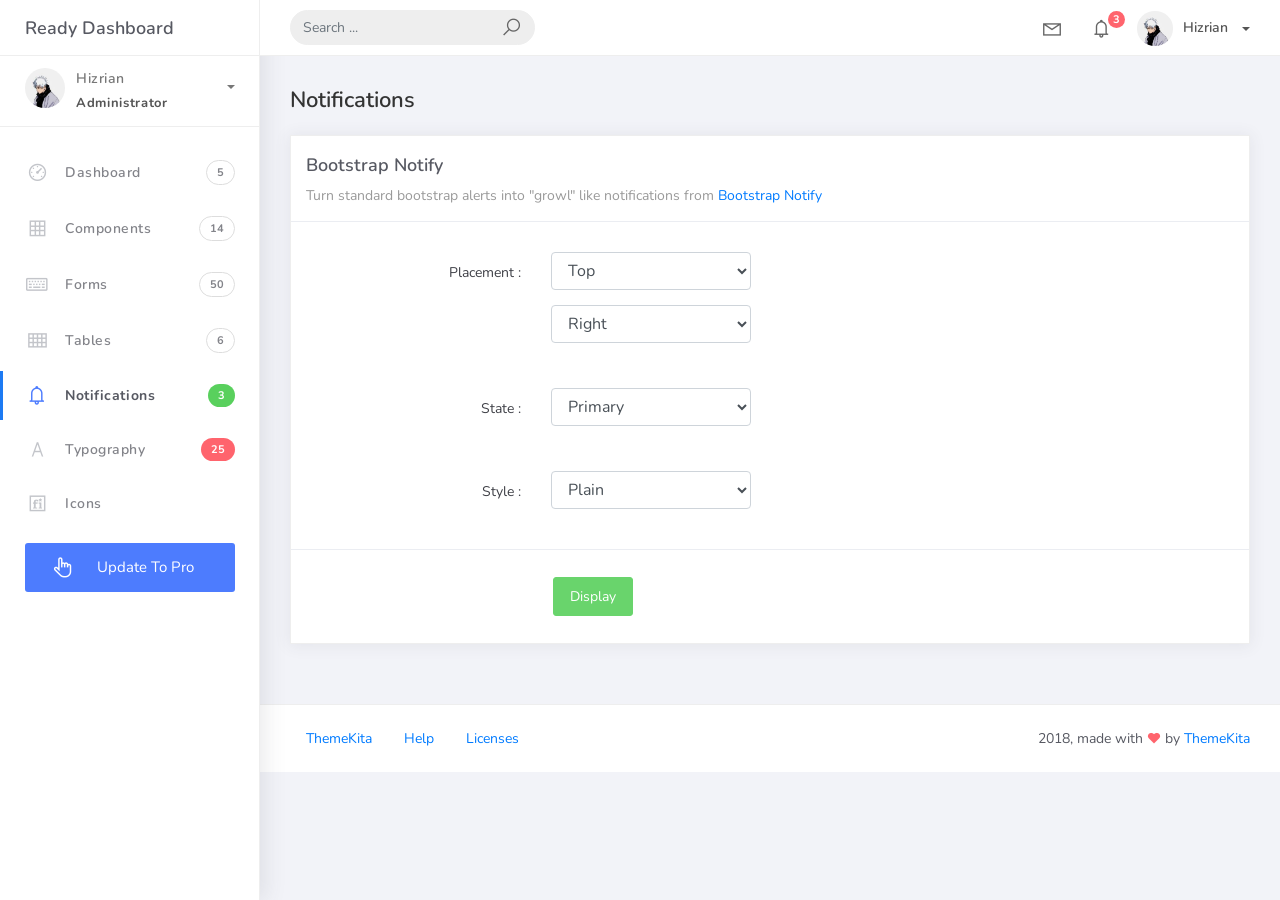
<file: dashboard/notifications.html>
<!DOCTYPE html>
<html>
<head>
	<meta http-equiv="X-UA-Compatible" content="IE=edge,chrome=1" />
	<title>Notifications - Ready Bootstrap Dashboard</title>
	<meta content='width=device-width, initial-scale=1.0, maximum-scale=1.0, user-scalable=0, shrink-to-fit=no' name='viewport' />
	<link rel="stylesheet" href="assets/css/bootstrap.min.css">
	<link rel="stylesheet" href="https://fonts.googleapis.com/css?family=Nunito:200,200i,300,300i,400,400i,600,600i,700,700i,800,800i,900,900i">
	<link rel="stylesheet" href="assets/css/ready.css">
	<link rel="stylesheet" href="assets/css/demo.css">
</head>
<body>
	<div class="wrapper">
		<div class="main-header">
			<div class="logo-header">
				<a href="index.html" class="logo">
					Ready Dashboard
				</a>
				<button class="navbar-toggler sidenav-toggler ml-auto" type="button" data-toggle="collapse" data-target="collapse" aria-controls="sidebar" aria-expanded="false" aria-label="Toggle navigation">
					<span class="navbar-toggler-icon"></span>
				</button>
				<button class="topbar-toggler more"><i class="la la-ellipsis-v"></i></button>
			</div>
			<nav class="navbar navbar-header navbar-expand-lg">
				<div class="container-fluid">
					
					<form class="navbar-left navbar-form nav-search mr-md-3" action="">
						<div class="input-group">
							<input type="text" placeholder="Search ..." class="form-control">
							<div class="input-group-append">
								<span class="input-group-text">
									<i class="la la-search search-icon"></i>
								</span>
							</div>
						</div>
					</form>
					<ul class="navbar-nav topbar-nav ml-md-auto align-items-center">
						<li class="nav-item dropdown hidden-caret">
							<a class="nav-link dropdown-toggle" href="#" id="navbarDropdown" role="button" data-toggle="dropdown" aria-haspopup="true" aria-expanded="false">
								<i class="la la-envelope"></i>
							</a>
							<div class="dropdown-menu" aria-labelledby="navbarDropdown">
								<a class="dropdown-item" href="#">Action</a>
								<a class="dropdown-item" href="#">Another action</a>
								<div class="dropdown-divider"></div>
								<a class="dropdown-item" href="#">Something else here</a>
							</div>
						</li>
						<li class="nav-item dropdown hidden-caret">
							<a class="nav-link dropdown-toggle" href="#" id="navbarDropdown" role="button" data-toggle="dropdown" aria-haspopup="true" aria-expanded="false">
								<i class="la la-bell"></i>
								<span class="notification">3</span>
							</a>
							<ul class="dropdown-menu notif-box" aria-labelledby="navbarDropdown">
								<li>
									<div class="dropdown-title">You have 4 new notification</div>
								</li>
								<li>
									<div class="notif-center">
										<a href="#">
											<div class="notif-icon notif-primary"> <i class="la la-user-plus"></i> </div>
											<div class="notif-content">
												<span class="block">
													New user registered
												</span>
												<span class="time">5 minutes ago</span> 
											</div>
										</a>
										<a href="#">
											<div class="notif-icon notif-success"> <i class="la la-comment"></i> </div>
											<div class="notif-content">
												<span class="block">
													Rahmad commented on Admin
												</span>
												<span class="time">12 minutes ago</span> 
											</div>
										</a>
										<a href="#">
											<div class="notif-img"> 
												<img src="assets/img/profile2.jpg" alt="Img Profile">
											</div>
											<div class="notif-content">
												<span class="block">
													Reza send messages to you
												</span>
												<span class="time">12 minutes ago</span> 
											</div>
										</a>
										<a href="#">
											<div class="notif-icon notif-danger"> <i class="la la-heart"></i> </div>
											<div class="notif-content">
												<span class="block">
													Farrah liked Admin
												</span>
												<span class="time">17 minutes ago</span> 
											</div>
										</a>
									</div>
								</li>
								<li>
									<a class="see-all" href="javascript:void(0);"> <strong>See all notifications</strong> <i class="la la-angle-right"></i> </a>
								</li>
							</ul>
						</li>
						<li class="nav-item dropdown">
							<a class="dropdown-toggle profile-pic" data-toggle="dropdown" href="#" aria-expanded="false"> <img src="assets/img/profile.jpg" alt="user-img" width="36" class="img-circle"><span >Hizrian</span></span> </a>
							<ul class="dropdown-menu dropdown-user">
								<li>
									<div class="user-box">
										<div class="u-img"><img src="assets/img/profile.jpg" alt="user"></div>
										<div class="u-text">
											<h4>Hizrian</h4>
											<p class="text-muted">hello@themekita.com</p><a href="profile.html" class="btn btn-rounded btn-danger btn-sm">View Profile</a></div>
										</div>
									</li>
									<div class="dropdown-divider"></div>
									<a class="dropdown-item" href="#"><i class="ti-user"></i> My Profile</a>
									<a class="dropdown-item" href="#"></i> My Balance</a>
									<a class="dropdown-item" href="#"><i class="ti-email"></i> Inbox</a>
									<div class="dropdown-divider"></div>
									<a class="dropdown-item" href="#"><i class="ti-settings"></i> Account Setting</a>
									<div class="dropdown-divider"></div>
									<a class="dropdown-item" href="#"><i class="fa fa-power-off"></i> Logout</a>
								</ul>
								<!-- /.dropdown-user -->
							</li>
						</ul>
					</div>
				</nav>
			</div>
			<div class="sidebar">
				<div class="scrollbar-inner sidebar-wrapper">
					<div class="user">
						<div class="photo">
							<img src="assets/img/profile.jpg">
						</div>
						<div class="info">
							<a class="" data-toggle="collapse" href="#collapseExample" aria-expanded="true">
								<span>
									Hizrian
									<span class="user-level">Administrator</span>
									<span class="caret"></span>
								</span>
							</a>
							<div class="clearfix"></div>

							<div class="collapse in" id="collapseExample" aria-expanded="true" style="">
								<ul class="nav">
									<li>
										<a href="#profile">
											<span class="link-collapse">My Profile</span>
										</a>
									</li>
									<li>
										<a href="#edit">
											<span class="link-collapse">Edit Profile</span>
										</a>
									</li>
									<li>
										<a href="#settings">
											<span class="link-collapse">Settings</span>
										</a>
									</li>
								</ul>
							</div>
						</div>
					</div>
					<ul class="nav">
						<li class="nav-item">
							<a href="index.html">
								<i class="la la-dashboard"></i>
								<p>Dashboard</p>
								<span class="badge badge-count">5</span>
							</a>
						</li>
						<li class="nav-item">
							<a href="components.html">
								<i class="la la-table"></i>
								<p>Components</p>
								<span class="badge badge-count">14</span>
							</a>
						</li>
						<li class="nav-item">
							<a href="forms.html">
								<i class="la la-keyboard-o"></i>
								<p>Forms</p>
								<span class="badge badge-count">50</span>
							</a>
						</li>
						<li class="nav-item">
							<a href="tables.html">
								<i class="la la-th"></i>
								<p>Tables</p>
								<span class="badge badge-count">6</span>
							</a>
						</li>
						<li class="nav-item active">
							<a href="notifications.html">
								<i class="la la-bell"></i>
								<p>Notifications</p>
								<span class="badge badge-success">3</span>
							</a>
						</li>
						<li class="nav-item">
							<a href="typography.html">
								<i class="la la-font"></i>
								<p>Typography</p>
								<span class="badge badge-danger">25</span>
							</a>
						</li>
						<li class="nav-item">
							<a href="icons.html">
								<i class="la la-fonticons"></i>
								<p>Icons</p>
							</a>
						</li>
						<li class="nav-item update-pro">
							<button  data-toggle="modal" data-target="#modalUpdate">
								<i class="la la-hand-pointer-o"></i>
								<p>Update To Pro</p>
							</button>
						</li>
					</ul>
				</div>
			</div>
			<div class="main-panel">
				<div class="content">
					<div class="container-fluid">
						<h4 class="page-title">Notifications</h4>
						<div class="row">
							<div class="col-md-12">
								<div class="card">
									<div class="card-header">
										<div class="card-title">Bootstrap Notify</div>
										<div class="card-category">Turn standard bootstrap alerts into "growl" like notifications from <a class="link" href="http://bootstrap-notify.remabledesigns.com/">Bootstrap Notify</a></div>
									</div>
									<div class="card-body">
										<div class="form">
											<div class="form-group from-show-notify row">
												<div class="col-lg-3 col-md-3 col-sm-12 text-right">
													<label>Placement :</label>
												</div>
												<div class="col-lg-4 col-md-9 col-sm-12">
													<select class="form-control input-fixed" id="notify_placement_from">
														<option value="top">Top</option>
														<option value="bottom">Bottom</option>
													</select>
													<select class="form-control input-fixed" id="notify_placement_align">
														<option value="left">Left</option>
														<option value="right" selected="">Right</option>
														<option value="center">Center</option>
													</select>
												</div>
											</div>
											<div class="form-group from-show-notify row">
												<div class="col-lg-3 col-md-3 col-sm-12 text-right">
													<label>State :</label>
												</div>
												<div class="col-lg-4 col-md-9 col-sm-12">
													<select class="form-control input-fixed" id="notify_state">
														<option value="primary">Primary</option>
														<option value="info">Info</option>
														<option value="success">Success</option>
														<option value="warning">Warning</option>
														<option value="danger">Danger</option>
													</select>
												</div>
											</div>
											<div class="form-group from-show-notify row">
												<div class="col-lg-3 col-md-3 col-sm-12 text-right">
													<label>Style :</label>
												</div>
												<div class="col-lg-4 col-md-9 col-sm-12">
													<select class="form-control input-fixed" id="notify_style">
														<option value="plain">Plain</option>
														<option value="withicon">With Icon</option>
													</select>
												</div>
											</div>
										</div>
									</div>
									<div class="card-footer">
										<div class="form">
											<div class="form-group from-show-notify row">
												<div class="col-lg-3 col-md-3 col-sm-12">

												</div>
												<div class="col-lg-4 col-md-9 col-sm-12">
													<button id="displayNotif" class="btn btn-success">Display</button>
												</div>
											</div>
										</div>
									</div>
								</div>
							</div>
						</div>
					</div>
				</div>
				<footer class="footer">
					<div class="container-fluid">
						<nav class="pull-left">
							<ul class="nav">
								<li class="nav-item">
									<a class="nav-link" href="http://www.themekita.com">
										ThemeKita
									</a>
								</li>
								<li class="nav-item">
									<a class="nav-link" href="#">
										Help
									</a>
								</li>
								<li class="nav-item">
									<a class="nav-link" href="https://themewagon.com/license/#free-item">
										Licenses
									</a>
								</li>
							</ul>
						</nav>
						<div class="copyright ml-auto">
							2018, made with <i class="la la-heart heart text-danger"></i> by <a href="http://www.themekita.com">ThemeKita</a>
						</div>				
					</div>
				</footer>
			</div>
		</div>
	</div>
	<!-- Modal -->
	<div class="modal fade" id="modalUpdate" tabindex="-1" role="dialog" aria-labelledby="modalUpdatePro" aria-hidden="true">
		<div class="modal-dialog modal-dialog-centered" role="document">
			<div class="modal-content">
				<div class="modal-header bg-primary">
					<h6 class="modal-title"><i class="la la-frown-o"></i> Under Development</h6>
					<button type="button" class="close" data-dismiss="modal" aria-label="Close">
						<span aria-hidden="true">&times;</span>
					</button>
				</div>
				<div class="modal-body text-center">									
					<p>Currently the pro version of the <b>Ready Dashboard</b> Bootstrap is in progress development</p>
					<p>
					<b>We'll let you know when it's done</b></p>
				</div>
				<div class="modal-footer">
					<button type="button" class="btn btn-secondary" data-dismiss="modal">Close</button>
				</div>
			</div>
		</div>
	</div>
</body>
<script src="assets/js/core/jquery.3.2.1.min.js"></script>
<script src="assets/js/plugin/jquery-ui-1.12.1.custom/jquery-ui.min.js"></script>
<script src="assets/js/core/popper.min.js"></script>
<script src="assets/js/core/bootstrap.min.js"></script>
<script src="assets/js/plugin/chartist/chartist.min.js"></script>
<script src="assets/js/plugin/chartist/plugin/chartist-plugin-tooltip.min.js"></script>
<script src="assets/js/plugin/bootstrap-notify/bootstrap-notify.min.js"></script>
<script src="assets/js/plugin/bootstrap-toggle/bootstrap-toggle.min.js"></script>
<script src="assets/js/plugin/jquery-mapael/jquery.mapael.min.js"></script>
<script src="assets/js/plugin/jquery-mapael/maps/world_countries.min.js"></script>
<script src="assets/js/plugin/chart-circle/circles.min.js"></script>
<script src="assets/js/plugin/jquery-scrollbar/jquery.scrollbar.min.js"></script>
<script src="assets/js/ready.min.js"></script>
<script>
	$('#displayNotif').on('click', function(){
		var placementFrom = $('#notify_placement_from option:selected').val();
		var placementAlign = $('#notify_placement_align option:selected').val();
		var state = $('#notify_state option:selected').val();
		var style = $('#notify_style option:selected').val();
		var content = {};

		content.message = 'Turning standard Bootstrap alerts into "notify" like notifications';
		content.title = 'Bootstrap notify';
		if (style == "withicon") {
			content.icon = 'la la-bell';
		} else {
			content.icon = 'none';
		}
		content.url = 'index.html';
		content.target = '_blank';

		$.notify(content,{
			type: state,
			placement: {
				from: placementFrom,
				align: placementAlign
			},
			time: 1000,
		});
	});
</script>
</html>
</file>
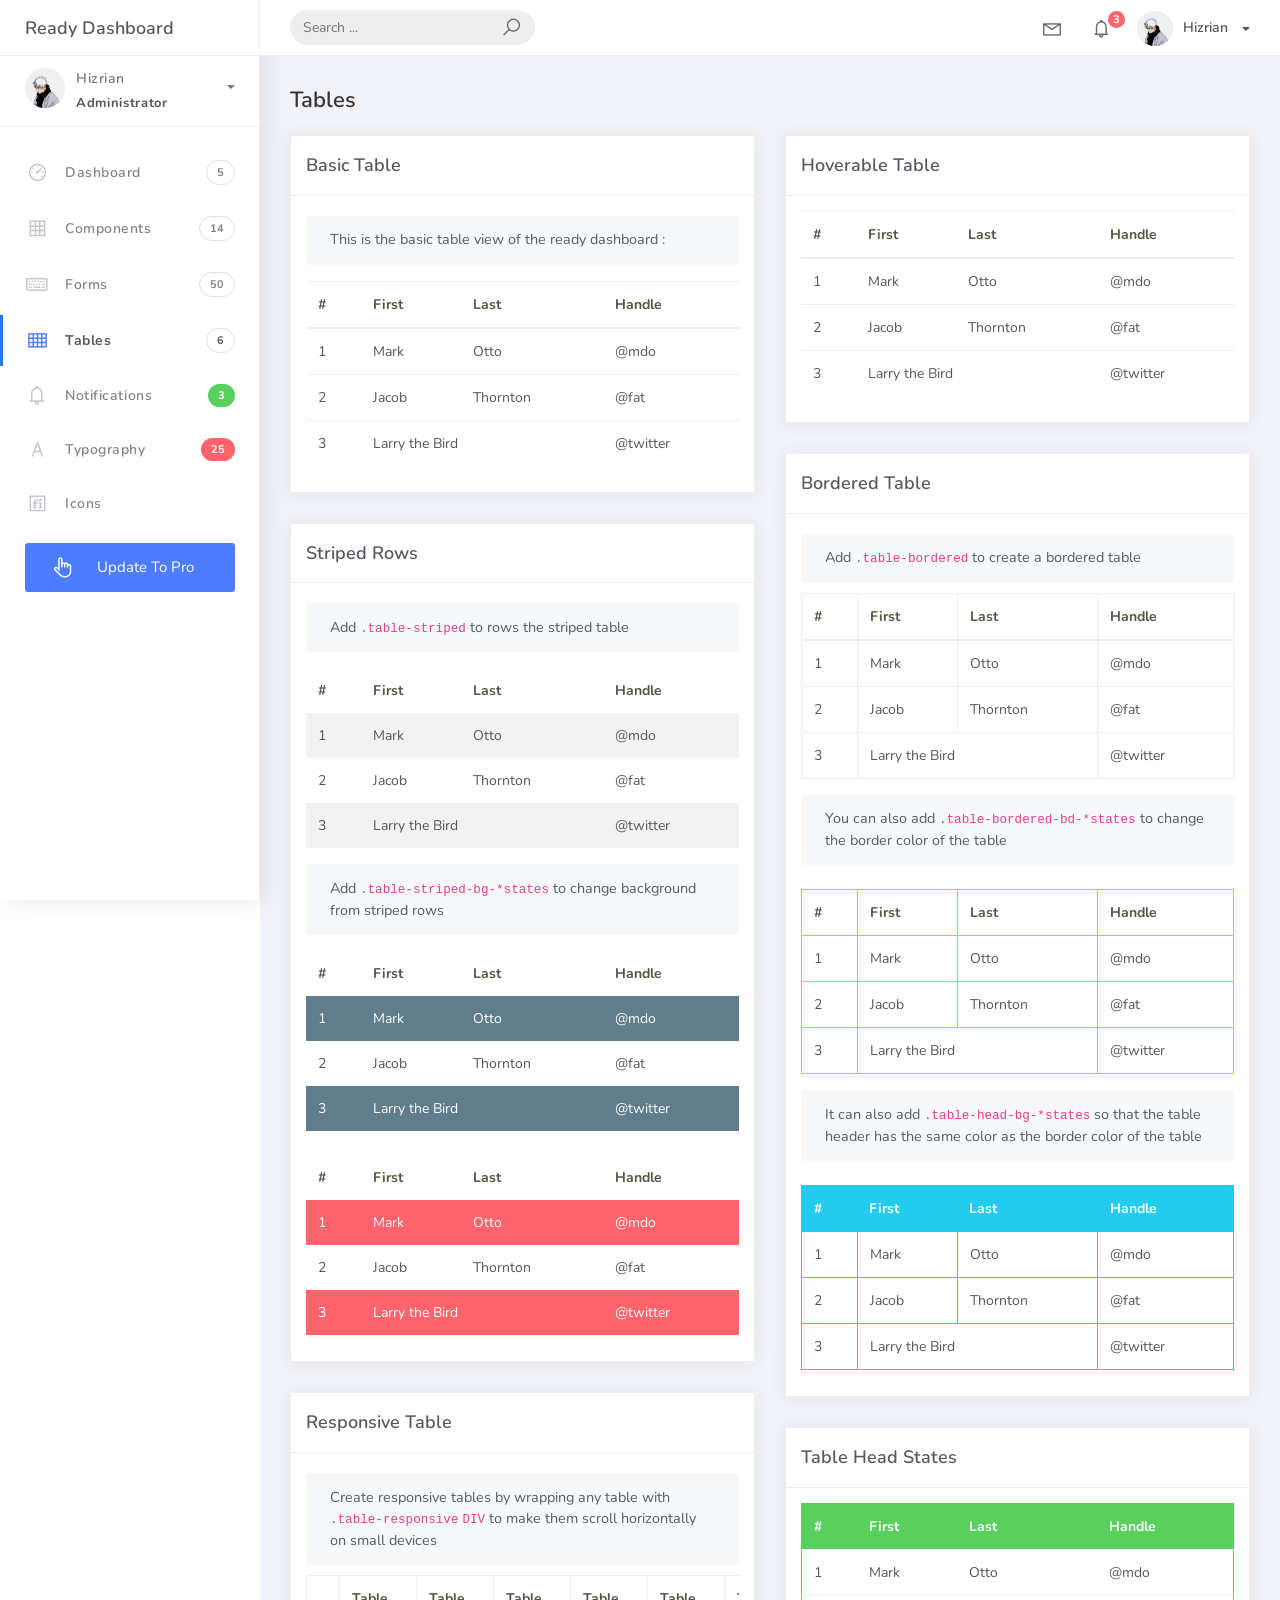
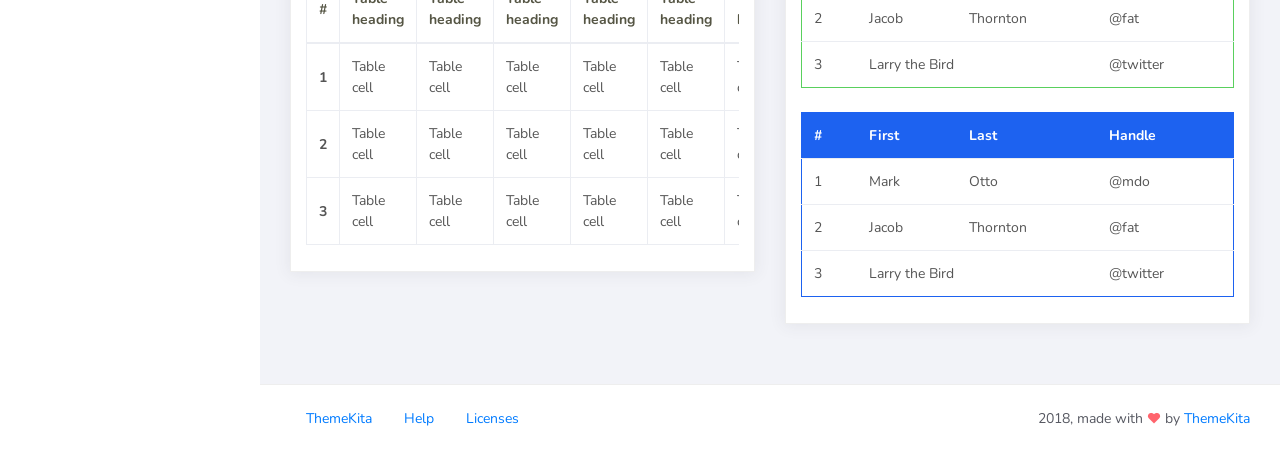
<file: dashboard/tables.html>
<!DOCTYPE html>
<html>
<head>
	<meta http-equiv="X-UA-Compatible" content="IE=edge,chrome=1" />
	<title>Tables - Ready Bootstrap Dashboard</title>
	<meta content='width=device-width, initial-scale=1.0, maximum-scale=1.0, user-scalable=0, shrink-to-fit=no' name='viewport' />
	<link rel="stylesheet" href="assets/css/bootstrap.min.css">
	<link rel="stylesheet" href="https://fonts.googleapis.com/css?family=Nunito:200,200i,300,300i,400,400i,600,600i,700,700i,800,800i,900,900i">
	<link rel="stylesheet" href="assets/css/ready.css">
	<link rel="stylesheet" href="assets/css/demo.css">
</head>
<body>
	<div class="wrapper">
		<div class="main-header">
			<div class="logo-header">
				<a href="index.html" class="logo">
					Ready Dashboard
				</a>
				<button class="navbar-toggler sidenav-toggler ml-auto" type="button" data-toggle="collapse" data-target="collapse" aria-controls="sidebar" aria-expanded="false" aria-label="Toggle navigation">
					<span class="navbar-toggler-icon"></span>
				</button>
				<button class="topbar-toggler more"><i class="la la-ellipsis-v"></i></button>
			</div>
			<nav class="navbar navbar-header navbar-expand-lg">
				<div class="container-fluid">
					
					<form class="navbar-left navbar-form nav-search mr-md-3" action="">
						<div class="input-group">
							<input type="text" placeholder="Search ..." class="form-control">
							<div class="input-group-append">
								<span class="input-group-text">
									<i class="la la-search search-icon"></i>
								</span>
							</div>
						</div>
					</form>
					<ul class="navbar-nav topbar-nav ml-md-auto align-items-center">
						<li class="nav-item dropdown hidden-caret">
							<a class="nav-link dropdown-toggle" href="#" id="navbarDropdown" role="button" data-toggle="dropdown" aria-haspopup="true" aria-expanded="false">
								<i class="la la-envelope"></i>
							</a>
							<div class="dropdown-menu" aria-labelledby="navbarDropdown">
								<a class="dropdown-item" href="#">Action</a>
								<a class="dropdown-item" href="#">Another action</a>
								<div class="dropdown-divider"></div>
								<a class="dropdown-item" href="#">Something else here</a>
							</div>
						</li>
						<li class="nav-item dropdown hidden-caret">
							<a class="nav-link dropdown-toggle" href="#" id="navbarDropdown" role="button" data-toggle="dropdown" aria-haspopup="true" aria-expanded="false">
								<i class="la la-bell"></i>
								<span class="notification">3</span>
							</a>
							<ul class="dropdown-menu notif-box" aria-labelledby="navbarDropdown">
								<li>
									<div class="dropdown-title">You have 4 new notification</div>
								</li>
								<li>
									<div class="notif-center">
										<a href="#">
											<div class="notif-icon notif-primary"> <i class="la la-user-plus"></i> </div>
											<div class="notif-content">
												<span class="block">
													New user registered
												</span>
												<span class="time">5 minutes ago</span> 
											</div>
										</a>
										<a href="#">
											<div class="notif-icon notif-success"> <i class="la la-comment"></i> </div>
											<div class="notif-content">
												<span class="block">
													Rahmad commented on Admin
												</span>
												<span class="time">12 minutes ago</span> 
											</div>
										</a>
										<a href="#">
											<div class="notif-img"> 
												<img src="assets/img/profile2.jpg" alt="Img Profile">
											</div>
											<div class="notif-content">
												<span class="block">
													Reza send messages to you
												</span>
												<span class="time">12 minutes ago</span> 
											</div>
										</a>
										<a href="#">
											<div class="notif-icon notif-danger"> <i class="la la-heart"></i> </div>
											<div class="notif-content">
												<span class="block">
													Farrah liked Admin
												</span>
												<span class="time">17 minutes ago</span> 
											</div>
										</a>
									</div>
								</li>
								<li>
									<a class="see-all" href="javascript:void(0);"> <strong>See all notifications</strong> <i class="la la-angle-right"></i> </a>
								</li>
							</ul>
						</li>
						<li class="nav-item dropdown">
							<a class="dropdown-toggle profile-pic" data-toggle="dropdown" href="#" aria-expanded="false"> <img src="assets/img/profile.jpg" alt="user-img" width="36" class="img-circle"><span >Hizrian</span></span> </a>
							<ul class="dropdown-menu dropdown-user">
								<li>
									<div class="user-box">
										<div class="u-img"><img src="assets/img/profile.jpg" alt="user"></div>
										<div class="u-text">
											<h4>Hizrian</h4>
											<p class="text-muted">hello@themekita.com</p><a href="profile.html" class="btn btn-rounded btn-danger btn-sm">View Profile</a></div>
										</div>
									</li>
									<div class="dropdown-divider"></div>
									<a class="dropdown-item" href="#"><i class="ti-user"></i> My Profile</a>
									<a class="dropdown-item" href="#"></i> My Balance</a>
									<a class="dropdown-item" href="#"><i class="ti-email"></i> Inbox</a>
									<div class="dropdown-divider"></div>
									<a class="dropdown-item" href="#"><i class="ti-settings"></i> Account Setting</a>
									<div class="dropdown-divider"></div>
									<a class="dropdown-item" href="#"><i class="fa fa-power-off"></i> Logout</a>
								</ul>
								<!-- /.dropdown-user -->
							</li>
						</ul>
					</div>
				</nav>
			</div>
			<div class="sidebar">
				<div class="scrollbar-inner sidebar-wrapper">
					<div class="user">
						<div class="photo">
							<img src="assets/img/profile.jpg">
						</div>
						<div class="info">
							<a class="" data-toggle="collapse" href="#collapseExample" aria-expanded="true">
								<span>
									Hizrian
									<span class="user-level">Administrator</span>
									<span class="caret"></span>
								</span>
							</a>
							<div class="clearfix"></div>

							<div class="collapse in" id="collapseExample" aria-expanded="true" style="">
								<ul class="nav">
									<li>
										<a href="#profile">
											<span class="link-collapse">My Profile</span>
										</a>
									</li>
									<li>
										<a href="#edit">
											<span class="link-collapse">Edit Profile</span>
										</a>
									</li>
									<li>
										<a href="#settings">
											<span class="link-collapse">Settings</span>
										</a>
									</li>
								</ul>
							</div>
						</div>
					</div>
					<ul class="nav">
						<li class="nav-item">
							<a href="index.html">
								<i class="la la-dashboard"></i>
								<p>Dashboard</p>
								<span class="badge badge-count">5</span>
							</a>
						</li>
						<li class="nav-item">
							<a href="components.html">
								<i class="la la-table"></i>
								<p>Components</p>
								<span class="badge badge-count">14</span>
							</a>
						</li>
						<li class="nav-item">
							<a href="forms.html">
								<i class="la la-keyboard-o"></i>
								<p>Forms</p>
								<span class="badge badge-count">50</span>
							</a>
						</li>
						<li class="nav-item active">
							<a href="tables.html">
								<i class="la la-th"></i>
								<p>Tables</p>
								<span class="badge badge-count">6</span>
							</a>
						</li>
						<li class="nav-item">
							<a href="notifications.html">
								<i class="la la-bell"></i>
								<p>Notifications</p>
								<span class="badge badge-success">3</span>
							</a>
						</li>
						<li class="nav-item">
							<a href="typography.html">
								<i class="la la-font"></i>
								<p>Typography</p>
								<span class="badge badge-danger">25</span>
							</a>
						</li>
						<li class="nav-item">
							<a href="icons.html">
								<i class="la la-fonticons"></i>
								<p>Icons</p>
							</a>
						</li>
						<li class="nav-item update-pro">
							<button  data-toggle="modal" data-target="#modalUpdate">
								<i class="la la-hand-pointer-o"></i>
								<p>Update To Pro</p>
							</button>
						</li>
					</ul>
				</div>
			</div>
			<div class="main-panel">
				<div class="content">
					<div class="container-fluid">
						<h4 class="page-title">Tables</h4>
						<div class="row">
							<div class="col-md-6">
								<div class="card">
									<div class="card-header">
										<div class="card-title">Basic Table</div>
									</div>
									<div class="card-body">
										<div class="card-sub">									
											This is the basic table view of the ready dashboard :
										</div>
										<table class="table mt-3">
											<thead>
												<tr>
													<th scope="col">#</th>
													<th scope="col">First</th>
													<th scope="col">Last</th>
													<th scope="col">Handle</th>
												</tr>
											</thead>
											<tbody>
												<tr>
													<td>1</td>
													<td>Mark</td>
													<td>Otto</td>
													<td>@mdo</td>
												</tr>
												<tr>
													<td>2</td>
													<td>Jacob</td>
													<td>Thornton</td>
													<td>@fat</td>
												</tr>
												<tr>
													<td>3</td>
													<td colspan="2">Larry the Bird</td>
													<td>@twitter</td>
												</tr>
											</tbody>
										</table>
									</div>
								</div>
								<div class="card">
									<div class="card-header">
										<div class="card-title">Striped Rows</div>
									</div>
									<div class="card-body">
										<div class="card-sub">											
											Add <code class="highlighter-rouge">.table-striped</code> to rows the striped table
										</div>
										<table class="table table-striped mt-3">
											<thead>
												<tr>
													<th scope="col">#</th>
													<th scope="col">First</th>
													<th scope="col">Last</th>
													<th scope="col">Handle</th>
												</tr>
											</thead>
											<tbody>
												<tr>
													<td>1</td>
													<td>Mark</td>
													<td>Otto</td>
													<td>@mdo</td>
												</tr>
												<tr>
													<td>2</td>
													<td>Jacob</td>
													<td>Thornton</td>
													<td>@fat</td>
												</tr>
												<tr>
													<td>3</td>
													<td colspan="2">Larry the Bird</td>
													<td>@twitter</td>
												</tr>
											</tbody>
										</table>
										<div class="card-sub">
											Add <code class="#highlighter-rouge">.table-striped-bg-*states</code> to change background from striped rows
										</div>
										<table class="table table-striped table-striped-bg-default mt-3">
											<thead>
												<tr>
													<th scope="col">#</th>
													<th scope="col">First</th>
													<th scope="col">Last</th>
													<th scope="col">Handle</th>
												</tr>
											</thead>
											<tbody>
												<tr>
													<td>1</td>
													<td>Mark</td>
													<td>Otto</td>
													<td>@mdo</td>
												</tr>
												<tr>
													<td>2</td>
													<td>Jacob</td>
													<td>Thornton</td>
													<td>@fat</td>
												</tr>
												<tr>
													<td>3</td>
													<td colspan="2">Larry the Bird</td>
													<td>@twitter</td>
												</tr>
											</tbody>
										</table>
										<table class="table table-striped table-striped-bg-danger mt-4">
											<thead>
												<tr>
													<th scope="col">#</th>
													<th scope="col">First</th>
													<th scope="col">Last</th>
													<th scope="col">Handle</th>
												</tr>
											</thead>
											<tbody>
												<tr>
													<td>1</td>
													<td>Mark</td>
													<td>Otto</td>
													<td>@mdo</td>
												</tr>
												<tr>
													<td>2</td>
													<td>Jacob</td>
													<td>Thornton</td>
													<td>@fat</td>
												</tr>
												<tr>
													<td>3</td>
													<td colspan="2">Larry the Bird</td>
													<td>@twitter</td>
												</tr>
											</tbody>
										</table>
									</div>
								</div>
								<div class="card">
									<div class="card-header">
										<div class="card-title">Responsive Table</div>
									</div>
									<div class="card-body">
										<div class="card-sub">
											Create responsive tables by wrapping any table with <code class="highlighter-rouge">.table-responsive</code> <code class="highlighter-rouge">DIV</code> to make them scroll horizontally on small devices
										</div>
										<div class="table-responsive">
											<table class="table table-bordered">
												<thead>
													<tr>
														<th>#</th>
														<th>Table heading</th>
														<th>Table heading</th>
														<th>Table heading</th>
														<th>Table heading</th>
														<th>Table heading</th>
														<th>Table heading</th>
													</tr>
												</thead>
												<tbody>
													<tr>
														<th scope="row">1</th>
														<td>Table cell</td>
														<td>Table cell</td>
														<td>Table cell</td>
														<td>Table cell</td>
														<td>Table cell</td>
														<td>Table cell</td>
													</tr>
													<tr>
														<th scope="row">2</th>
														<td>Table cell</td>
														<td>Table cell</td>
														<td>Table cell</td>
														<td>Table cell</td>
														<td>Table cell</td>
														<td>Table cell</td>
													</tr>
													<tr>
														<th scope="row">3</th>
														<td>Table cell</td>
														<td>Table cell</td>
														<td>Table cell</td>
														<td>Table cell</td>
														<td>Table cell</td>
														<td>Table cell</td>
													</tr>
												</tbody>
											</table>
										</div>
									</div>
								</div>
							</div>
							<div class="col-md-6">
								<div class="card">
									<div class="card-header">
										<div class="card-title">Hoverable Table</div>
									</div>
									<div class="card-body">
										<table class="table table-hover">
											<thead>
												<tr>
													<th scope="col">#</th>
													<th scope="col">First</th>
													<th scope="col">Last</th>
													<th scope="col">Handle</th>
												</tr>
											</thead>
											<tbody>
												<tr>
													<td>1</td>
													<td>Mark</td>
													<td>Otto</td>
													<td>@mdo</td>
												</tr>
												<tr>
													<td>2</td>
													<td>Jacob</td>
													<td>Thornton</td>
													<td>@fat</td>
												</tr>
												<tr>
													<td>3</td>
													<td colspan="2">Larry the Bird</td>
													<td>@twitter</td>
												</tr>
											</tbody>
										</table>
									</div>
								</div>
								<div class="card">
									<div class="card-header">
										<div class="card-title">Bordered Table</div>
									</div>
									<div class="card-body">
										<div class="card-sub">
											Add <code class="highlighter-rouge">.table-bordered</code> to create a bordered table
										</div>
										<table class="table table-bordered">
											<thead>
												<tr>
													<th scope="col">#</th>
													<th scope="col">First</th>
													<th scope="col">Last</th>
													<th scope="col">Handle</th>
												</tr>
											</thead>
											<tbody>
												<tr>
													<td>1</td>
													<td>Mark</td>
													<td>Otto</td>
													<td>@mdo</td>
												</tr>
												<tr>
													<td>2</td>
													<td>Jacob</td>
													<td>Thornton</td>
													<td>@fat</td>
												</tr>
												<tr>
													<td>3</td>
													<td colspan="2">Larry the Bird</td>
													<td>@twitter</td>
												</tr>
											</tbody>
										</table>
										<div class="card-sub">											
											You can also add <code class="highlighter-rouge">.table-bordered-bd-*states</code> to change the border color of the table
										</div>
										<table class="table table-bordered table-bordered-bd-warning mt-4">
											<thead>
												<tr>
													<th scope="col">#</th>
													<th scope="col">First</th>
													<th scope="col">Last</th>
													<th scope="col">Handle</th>
												</tr>
											</thead>
											<tbody>
												<tr>
													<td>1</td>
													<td>Mark</td>
													<td>Otto</td>
													<td>@mdo</td>
												</tr>
												<tr>
													<td>2</td>
													<td>Jacob</td>
													<td>Thornton</td>
													<td>@fat</td>
												</tr>
												<tr>
													<td>3</td>
													<td colspan="2">Larry the Bird</td>
													<td>@twitter</td>
												</tr>
											</tbody>
										</table>
										<div class="card-sub">
											It can also add <code class="highlight-rouge">.table-head-bg-*states</code> so that the table header has the same color as the border color of the table
										</div>
										<table class="table table-bordered table-head-bg-info table-bordered-bd-info mt-4">
											<thead>
												<tr>
													<th scope="col">#</th>
													<th scope="col">First</th>
													<th scope="col">Last</th>
													<th scope="col">Handle</th>
												</tr>
											</thead>
											<tbody>
												<tr>
													<td>1</td>
													<td>Mark</td>
													<td>Otto</td>
													<td>@mdo</td>
												</tr>
												<tr>
													<td>2</td>
													<td>Jacob</td>
													<td>Thornton</td>
													<td>@fat</td>
												</tr>
												<tr>
													<td>3</td>
													<td colspan="2">Larry the Bird</td>
													<td>@twitter</td>
												</tr>
											</tbody>
										</table>
									</div>
								</div>
								<div class="card">
									<div class="card-header">
										<div class="card-title">Table Head States</div>
									</div>
									<div class="card-body">
										<table class="table table-head-bg-success">
											<thead>
												<tr>
													<th scope="col">#</th>
													<th scope="col">First</th>
													<th scope="col">Last</th>
													<th scope="col">Handle</th>
												</tr>
											</thead>
											<tbody>
												<tr>
													<td>1</td>
													<td>Mark</td>
													<td>Otto</td>
													<td>@mdo</td>
												</tr>
												<tr>
													<td>2</td>
													<td>Jacob</td>
													<td>Thornton</td>
													<td>@fat</td>
												</tr>
												<tr>
													<td>3</td>
													<td colspan="2">Larry the Bird</td>
													<td>@twitter</td>
												</tr>
											</tbody>
										</table>
										<table class="table table-head-bg-primary mt-4">
											<thead>
												<tr>
													<th scope="col">#</th>
													<th scope="col">First</th>
													<th scope="col">Last</th>
													<th scope="col">Handle</th>
												</tr>
											</thead>
											<tbody>
												<tr>
													<td>1</td>
													<td>Mark</td>
													<td>Otto</td>
													<td>@mdo</td>
												</tr>
												<tr>
													<td>2</td>
													<td>Jacob</td>
													<td>Thornton</td>
													<td>@fat</td>
												</tr>
												<tr>
													<td>3</td>
													<td colspan="2">Larry the Bird</td>
													<td>@twitter</td>
												</tr>
											</tbody>
										</table>
									</div>
								</div>
							</div>
						</div>
					</div>
				</div>
				<footer class="footer">
					<div class="container-fluid">
						<nav class="pull-left">
							<ul class="nav">
								<li class="nav-item">
									<a class="nav-link" href="http://www.themekita.com">
										ThemeKita
									</a>
								</li>
								<li class="nav-item">
									<a class="nav-link" href="#">
										Help
									</a>
								</li>
								<li class="nav-item">
									<a class="nav-link" href="https://themewagon.com/license/#free-item">
										Licenses
									</a>
								</li>
							</ul>
						</nav>
						<div class="copyright ml-auto">
							2018, made with <i class="la la-heart heart text-danger"></i> by <a href="http://www.themekita.com">ThemeKita</a>
						</div>				
					</div>
				</footer>
			</div>
		</div>
	</div>
</div>
<!-- Modal -->
<div class="modal fade" id="modalUpdate" tabindex="-1" role="dialog" aria-labelledby="modalUpdatePro" aria-hidden="true">
	<div class="modal-dialog modal-dialog-centered" role="document">
		<div class="modal-content">
			<div class="modal-header bg-primary">
				<h6 class="modal-title"><i class="la la-frown-o"></i> Under Development</h6>
				<button type="button" class="close" data-dismiss="modal" aria-label="Close">
					<span aria-hidden="true">&times;</span>
				</button>
			</div>
			<div class="modal-body text-center">									
				<p>Currently the pro version of the <b>Ready Dashboard</b> Bootstrap is in progress development</p>
				<p>
				<b>We'll let you know when it's done</b></p>
			</div>
			<div class="modal-footer">
				<button type="button" class="btn btn-secondary" data-dismiss="modal">Close</button>
			</div>
		</div>
	</div>
</div>
</body>
<script src="assets/js/core/jquery.3.2.1.min.js"></script>
<script src="assets/js/plugin/jquery-ui-1.12.1.custom/jquery-ui.min.js"></script>
<script src="assets/js/core/popper.min.js"></script>
<script src="assets/js/core/bootstrap.min.js"></script>
<script src="assets/js/plugin/chartist/chartist.min.js"></script>
<script src="assets/js/plugin/chartist/plugin/chartist-plugin-tooltip.min.js"></script>
<script src="assets/js/plugin/bootstrap-notify/bootstrap-notify.min.js"></script>
<script src="assets/js/plugin/bootstrap-toggle/bootstrap-toggle.min.js"></script>
<script src="assets/js/plugin/jquery-mapael/jquery.mapael.min.js"></script>
<script src="assets/js/plugin/jquery-mapael/maps/world_countries.min.js"></script>
<script src="assets/js/plugin/chart-circle/circles.min.js"></script>
<script src="assets/js/plugin/jquery-scrollbar/jquery.scrollbar.min.js"></script>
<script src="assets/js/ready.min.js"></script>
<script>
	$('#displayNotif').on('click', function(){
		var placementFrom = $('#notify_placement_from option:selected').val();
		var placementAlign = $('#notify_placement_align option:selected').val();
		var state = $('#notify_state option:selected').val();
		var style = $('#notify_style option:selected').val();
		var content = {};

		content.message = 'Turning standard Bootstrap alerts into "notify" like notifications';
		content.title = 'Bootstrap notify';
		if (style == "withicon") {
			content.icon = 'la la-bell';
		} else {
			content.icon = 'none';
		}
		content.url = 'index.html';
		content.target = '_blank';

		$.notify(content,{
			type: state,
			placement: {
				from: placementFrom,
				align: placementAlign
			},
			time: 1000,
		});
	});
</script>
</html>
</file>
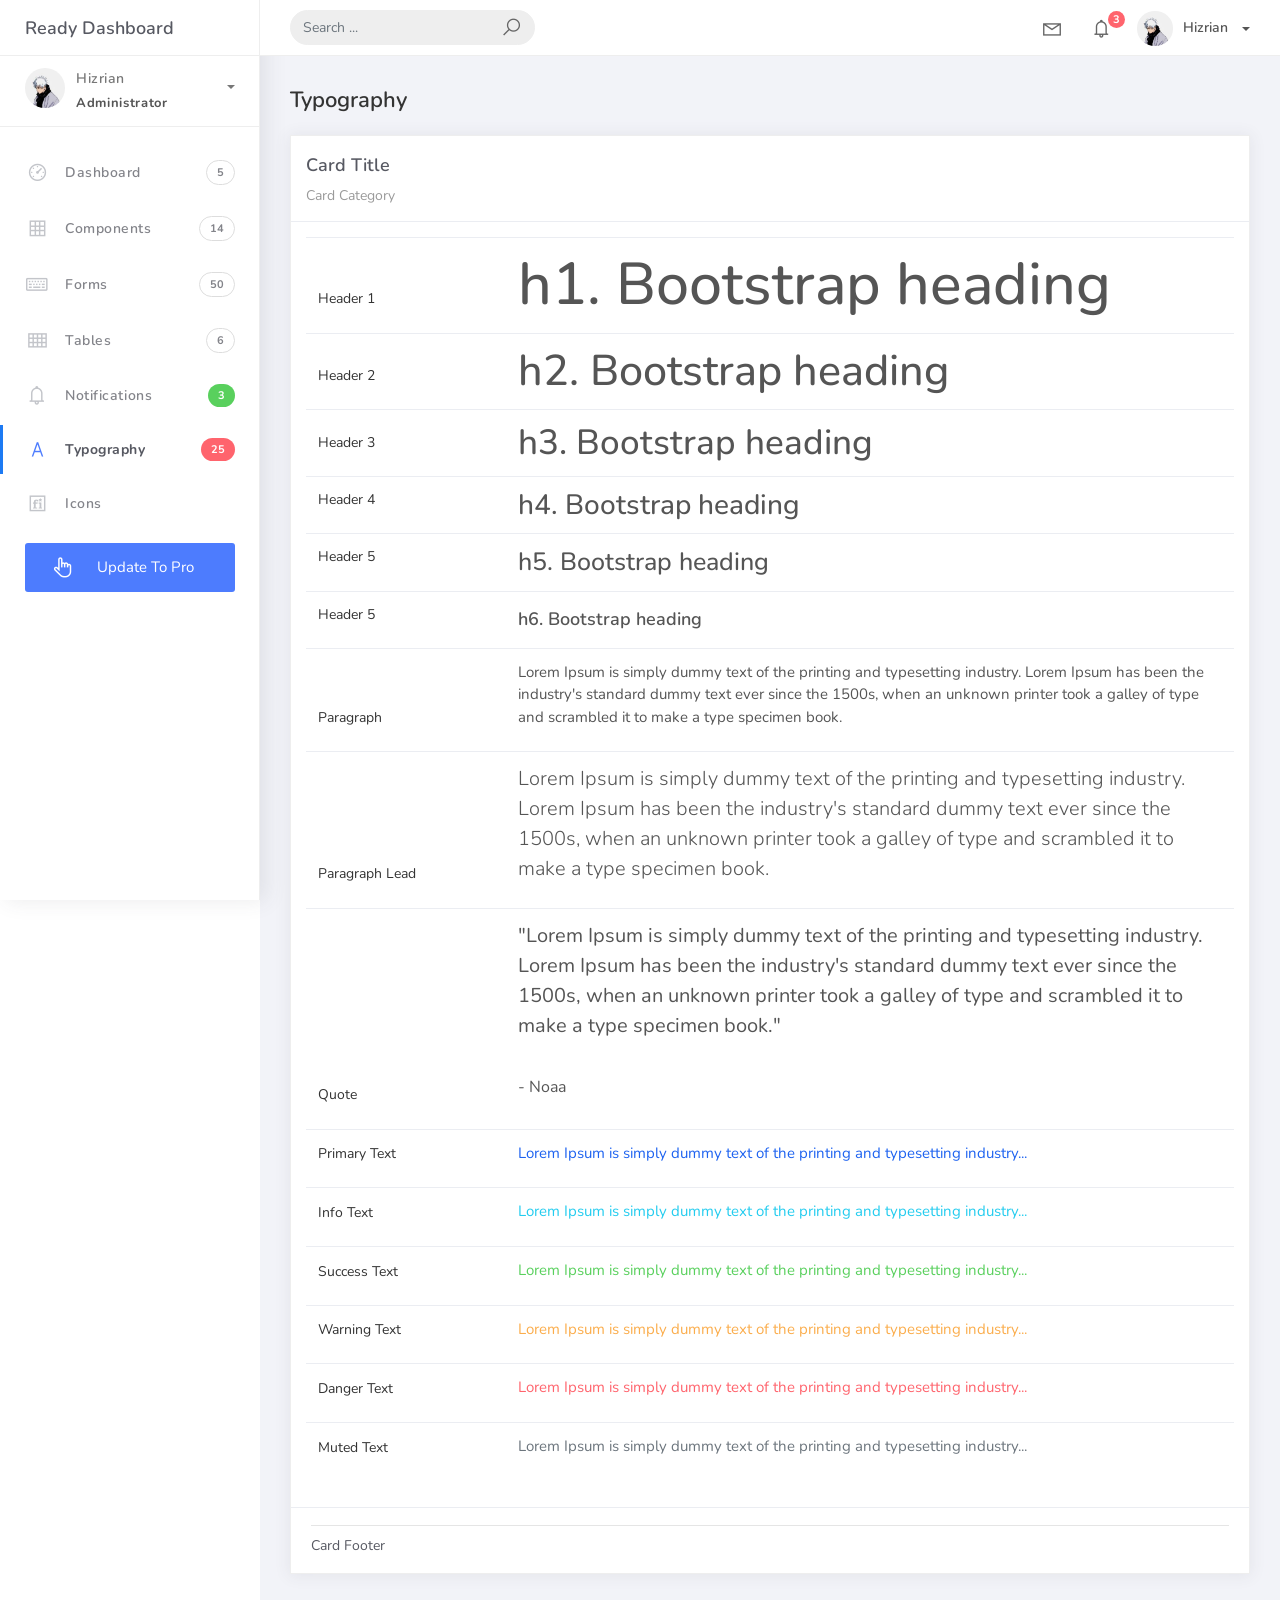
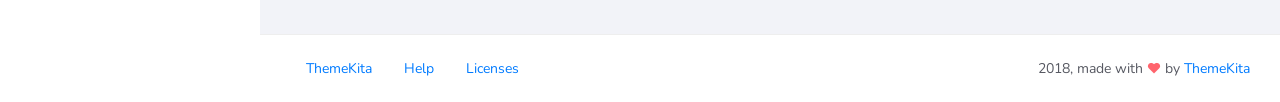
<file: dashboard/typography.html>
<!DOCTYPE html>
<html>
<head>
	<meta http-equiv="X-UA-Compatible" content="IE=edge,chrome=1" />
	<title>Typography - Ready Bootstrap Dashboard</title>
	<meta content='width=device-width, initial-scale=1.0, maximum-scale=1.0, user-scalable=0, shrink-to-fit=no' name='viewport' />
	<link rel="stylesheet" href="assets/css/bootstrap.min.css">
	<link rel="stylesheet" href="https://fonts.googleapis.com/css?family=Nunito:200,200i,300,300i,400,400i,600,600i,700,700i,800,800i,900,900i">
	<link rel="stylesheet" href="assets/css/ready.css">
	<link rel="stylesheet" href="assets/css/demo.css">
</head>
<body>
	<div class="wrapper">
		<div class="main-header">
			<div class="logo-header">
				<a href="index.html" class="logo">
					Ready Dashboard
				</a>
				<button class="navbar-toggler sidenav-toggler ml-auto" type="button" data-toggle="collapse" data-target="collapse" aria-controls="sidebar" aria-expanded="false" aria-label="Toggle navigation">
					<span class="navbar-toggler-icon"></span>
				</button>
				<button class="topbar-toggler more"><i class="la la-ellipsis-v"></i></button>
			</div>
			<nav class="navbar navbar-header navbar-expand-lg">
				<div class="container-fluid">
					
					<form class="navbar-left navbar-form nav-search mr-md-3" action="">
						<div class="input-group">
							<input type="text" placeholder="Search ..." class="form-control">
							<div class="input-group-append">
								<span class="input-group-text">
									<i class="la la-search search-icon"></i>
								</span>
							</div>
						</div>
					</form>
					<ul class="navbar-nav topbar-nav ml-md-auto align-items-center">
						<li class="nav-item dropdown hidden-caret">
							<a class="nav-link dropdown-toggle" href="#" id="navbarDropdown" role="button" data-toggle="dropdown" aria-haspopup="true" aria-expanded="false">
								<i class="la la-envelope"></i>
							</a>
							<div class="dropdown-menu" aria-labelledby="navbarDropdown">
								<a class="dropdown-item" href="#">Action</a>
								<a class="dropdown-item" href="#">Another action</a>
								<div class="dropdown-divider"></div>
								<a class="dropdown-item" href="#">Something else here</a>
							</div>
						</li>
						<li class="nav-item dropdown hidden-caret">
							<a class="nav-link dropdown-toggle" href="#" id="navbarDropdown" role="button" data-toggle="dropdown" aria-haspopup="true" aria-expanded="false">
								<i class="la la-bell"></i>
								<span class="notification">3</span>
							</a>
							<ul class="dropdown-menu notif-box" aria-labelledby="navbarDropdown">
								<li>
									<div class="dropdown-title">You have 4 new notification</div>
								</li>
								<li>
									<div class="notif-center">
										<a href="#">
											<div class="notif-icon notif-primary"> <i class="la la-user-plus"></i> </div>
											<div class="notif-content">
												<span class="block">
													New user registered
												</span>
												<span class="time">5 minutes ago</span> 
											</div>
										</a>
										<a href="#">
											<div class="notif-icon notif-success"> <i class="la la-comment"></i> </div>
											<div class="notif-content">
												<span class="block">
													Rahmad commented on Admin
												</span>
												<span class="time">12 minutes ago</span> 
											</div>
										</a>
										<a href="#">
											<div class="notif-img"> 
												<img src="assets/img/profile2.jpg" alt="Img Profile">
											</div>
											<div class="notif-content">
												<span class="block">
													Reza send messages to you
												</span>
												<span class="time">12 minutes ago</span> 
											</div>
										</a>
										<a href="#">
											<div class="notif-icon notif-danger"> <i class="la la-heart"></i> </div>
											<div class="notif-content">
												<span class="block">
													Farrah liked Admin
												</span>
												<span class="time">17 minutes ago</span> 
											</div>
										</a>
									</div>
								</li>
								<li>
									<a class="see-all" href="javascript:void(0);"> <strong>See all notifications</strong> <i class="la la-angle-right"></i> </a>
								</li>
							</ul>
						</li>
						<li class="nav-item dropdown">
							<a class="dropdown-toggle profile-pic" data-toggle="dropdown" href="#" aria-expanded="false"> <img src="assets/img/profile.jpg" alt="user-img" width="36" class="img-circle"><span >Hizrian</span></span> </a>
							<ul class="dropdown-menu dropdown-user">
								<li>
									<div class="user-box">
										<div class="u-img"><img src="assets/img/profile.jpg" alt="user"></div>
										<div class="u-text">
											<h4>Hizrian</h4>
											<p class="text-muted">hello@themekita.com</p><a href="profile.html" class="btn btn-rounded btn-danger btn-sm">View Profile</a></div>
										</div>
									</li>
									<div class="dropdown-divider"></div>
									<a class="dropdown-item" href="#"><i class="ti-user"></i> My Profile</a>
									<a class="dropdown-item" href="#"></i> My Balance</a>
									<a class="dropdown-item" href="#"><i class="ti-email"></i> Inbox</a>
									<div class="dropdown-divider"></div>
									<a class="dropdown-item" href="#"><i class="ti-settings"></i> Account Setting</a>
									<div class="dropdown-divider"></div>
									<a class="dropdown-item" href="#"><i class="fa fa-power-off"></i> Logout</a>
								</ul>
								<!-- /.dropdown-user -->
							</li>
						</ul>
					</div>
				</nav>
			</div>
			<div class="sidebar">
				<div class="scrollbar-inner sidebar-wrapper">
					<div class="user">
						<div class="photo">
							<img src="assets/img/profile.jpg">
						</div>
						<div class="info">
							<a class="" data-toggle="collapse" href="#collapseExample" aria-expanded="true">
								<span>
									Hizrian
									<span class="user-level">Administrator</span>
									<span class="caret"></span>
								</span>
							</a>
							<div class="clearfix"></div>

							<div class="collapse in" id="collapseExample" aria-expanded="true" style="">
								<ul class="nav">
									<li>
										<a href="#profile">
											<span class="link-collapse">My Profile</span>
										</a>
									</li>
									<li>
										<a href="#edit">
											<span class="link-collapse">Edit Profile</span>
										</a>
									</li>
									<li>
										<a href="#settings">
											<span class="link-collapse">Settings</span>
										</a>
									</li>
								</ul>
							</div>
						</div>
					</div>
					<ul class="nav">
						<li class="nav-item">
							<a href="index.html">
								<i class="la la-dashboard"></i>
								<p>Dashboard</p>
								<span class="badge badge-count">5</span>
							</a>
						</li>
						<li class="nav-item">
							<a href="components.html">
								<i class="la la-table"></i>
								<p>Components</p>
								<span class="badge badge-count">14</span>
							</a>
						</li>
						<li class="nav-item">
							<a href="forms.html">
								<i class="la la-keyboard-o"></i>
								<p>Forms</p>
								<span class="badge badge-count">50</span>
							</a>
						</li>
						<li class="nav-item">
							<a href="tables.html">
								<i class="la la-th"></i>
								<p>Tables</p>
								<span class="badge badge-count">6</span>
							</a>
						</li>
						<li class="nav-item">
							<a href="notifications.html">
								<i class="la la-bell"></i>
								<p>Notifications</p>
								<span class="badge badge-success">3</span>
							</a>
						</li>
						<li class="nav-item active">
							<a href="typography.html">
								<i class="la la-font"></i>
								<p>Typography</p>
								<span class="badge badge-danger">25</span>
							</a>
						</li>
						<li class="nav-item">
							<a href="icons.html">
								<i class="la la-fonticons"></i>
								<p>Icons</p>
							</a>
						</li>
						<li class="nav-item update-pro">
							<button  data-toggle="modal" data-target="#modalUpdate">
								<i class="la la-hand-pointer-o"></i>
								<p>Update To Pro</p>
							</button>
						</li>
					</ul>
				</div>
			</div>
			<div class="main-panel">
				<div class="content">
					<div class="container-fluid">
						<h4 class="page-title">Typography</h4>
						<div class="row">
							<div class="col-md-12">
								<div class="card">
									<div class="card-header">
										<div class="card-title">Card Title</div>
										<div class="card-category">Card Category</div>
									</div>
									<div class="card-body">
										<table class="table table-typo">
											<tbody>
												<tr>
													<td>
														<p>Header 1</p>

													</td>
													<td><span class="h1">h1. Bootstrap heading</span></td>
												</tr>
												<tr>
													<td>
														<p>Header 2</p>

													</td>
													<td><span class="h2">h2. Bootstrap heading</span></td>
												</tr>
												<tr>
													<td>
														<p>Header 3</p>

													</td>
													<td><span class="h3">h3. Bootstrap heading</span></td>
												</tr>
												<tr>
													<td>
														<p>Header 4</p>

													</td>
													<td><span class="h4">h4. Bootstrap heading</span></td>
												</tr>
												<tr>
													<td>
														<p>Header 5</p>

													</td>
													<td><span class="h5">h5. Bootstrap heading</span></td>
												</tr>
												<tr>
													<td>
														<p>Header 5</p>

													</td>
													<td><span class="h6">h6. Bootstrap heading</span></td>
												</tr>
												<tr>
													<td>
														<p>Paragraph</p>

													</td>
													<td><p>Lorem Ipsum is simply dummy text of the printing and typesetting industry. Lorem Ipsum has been the industry's standard dummy text ever since the 1500s, when an unknown printer took a galley of type and scrambled it to make a type specimen book.</p></span></td>
												</tr>
												<tr>
													<td>
														<p>Paragraph Lead</p>

													</td>
													<td><p class="lead">Lorem Ipsum is simply dummy text of the printing and typesetting industry. Lorem Ipsum has been the industry's standard dummy text ever since the 1500s, when an unknown printer took a galley of type and scrambled it to make a type specimen book.</p></td>
												</tr>
												<tr>
													<td>
														<p>Quote</p>

													</td>
													<td><blockquote>
														<p class="blockquote blockquote-primary">
															"Lorem Ipsum is simply dummy text of the printing and typesetting industry. Lorem Ipsum has been the industry's standard dummy text ever since the 1500s, when an unknown printer took a galley of type and scrambled it to make a type specimen book."
															<br>
															<br>
															<small>
																- Noaa
															</small>
														</p>
													</blockquote></td>
												</tr>
												<tr>
													<td>
														<p>Primary Text</p>

													</td>
													<td><p class="text-primary">Lorem Ipsum is simply dummy text of the printing and typesetting industry...</p></span></td>
												</tr>
												<tr>
													<td>
														<p>Info Text</p>

													</td>
													<td><p class="text-info">Lorem Ipsum is simply dummy text of the printing and typesetting industry...</p></span></td>
												</tr>
												<tr>
													<td>
														<p>Success Text</p>

													</td>
													<td><p class="text-success">Lorem Ipsum is simply dummy text of the printing and typesetting industry...</p></span></td>
												</tr>
												<tr>
													<td>
														<p>Warning Text</p>

													</td>
													<td><p class="text-warning">Lorem Ipsum is simply dummy text of the printing and typesetting industry...</p></span></td>
												</tr>
												<tr>
													<td>
														<p>Danger Text</p>

													</td>
													<td><p class="text-danger">Lorem Ipsum is simply dummy text of the printing and typesetting industry...</p></span></td>
												</tr>
												<tr>
													<td>
														<p>Muted Text</p>

													</td>
													<td><p class="text-muted">Lorem Ipsum is simply dummy text of the printing and typesetting industry...</p></span></td>
												</tr>
											</tbody>
										</table>
									</div>
									<div class="card-footer">
										<hr>
										Card Footer
									</div>
								</div>
							</div>
						</div>
					</div>
				</div>
				<footer class="footer">
					<div class="container-fluid">
						<nav class="pull-left">
							<ul class="nav">
								<li class="nav-item">
									<a class="nav-link" href="http://www.themekita.com">
										ThemeKita
									</a>
								</li>
								<li class="nav-item">
									<a class="nav-link" href="#">
										Help
									</a>
								</li>
								<li class="nav-item">
									<a class="nav-link" href="https://themewagon.com/license/#free-item">
										Licenses
									</a>
								</li>
							</ul>
						</nav>
						<div class="copyright ml-auto">
							2018, made with <i class="la la-heart heart text-danger"></i> by <a href="http://www.themekita.com">ThemeKita</a>
						</div>				
					</div>
				</footer>
			</div>
		</div>
	</div>
	<!-- Modal -->
	<div class="modal fade" id="modalUpdate" tabindex="-1" role="dialog" aria-labelledby="modalUpdatePro" aria-hidden="true">
		<div class="modal-dialog modal-dialog-centered" role="document">
			<div class="modal-content">
				<div class="modal-header bg-primary">
					<h6 class="modal-title"><i class="la la-frown-o"></i> Under Development</h6>
					<button type="button" class="close" data-dismiss="modal" aria-label="Close">
						<span aria-hidden="true">&times;</span>
					</button>
				</div>
				<div class="modal-body text-center">									
					<p>Currently the pro version of the <b>Ready Dashboard</b> Bootstrap is in progress development</p>
					<p>
					<b>We'll let you know when it's done</b></p>
				</div>
				<div class="modal-footer">
					<button type="button" class="btn btn-secondary" data-dismiss="modal">Close</button>
				</div>
			</div>
		</div>
	</div>
</body>
<script src="assets/js/core/jquery.3.2.1.min.js"></script>
<script src="assets/js/plugin/jquery-ui-1.12.1.custom/jquery-ui.min.js"></script>
<script src="assets/js/core/popper.min.js"></script>
<script src="assets/js/core/bootstrap.min.js"></script>
<script src="assets/js/plugin/chartist/chartist.min.js"></script>
<script src="assets/js/plugin/chartist/plugin/chartist-plugin-tooltip.min.js"></script>
<script src="assets/js/plugin/bootstrap-notify/bootstrap-notify.min.js"></script>
<script src="assets/js/plugin/bootstrap-toggle/bootstrap-toggle.min.js"></script>
<script src="assets/js/plugin/jquery-mapael/jquery.mapael.min.js"></script>
<script src="assets/js/plugin/jquery-mapael/maps/world_countries.min.js"></script>
<script src="assets/js/plugin/chart-circle/circles.min.js"></script>
<script src="assets/js/plugin/jquery-scrollbar/jquery.scrollbar.min.js"></script>
<script src="assets/js/ready.min.js"></script>
</html>
</file>
<file: css/style.css>
:root {
    --primary: #4361ee;
    --primary-light: #4895ef;
    --secondary: #3f37c9;
    --dark: #1b263b;
    --light: #f8f9fa;
    --success: #4cc9f0;
    --danger: #f72585;
}

* {
    margin: 0;
    padding: 0;
    box-sizing: border-box;
    font-family: 'Segoe UI', Tahoma, Geneva, Verdana, sans-serif;
}

body {
    background-color: #f5f7fa;
    display: flex;
    justify-content: center;
    align-items: center;
    min-height: 100vh;
}

.container {
    display: flex;
    flex-direction: column;
    gap: 2rem;
    width: 90%;
    max-width: 400px;
}

.form-container {
    background: white;
    padding: 2rem;
    border-radius: 10px;
    box-shadow: 0 4px 15px rgba(0, 0, 0, 0.1);
    transition: all 0.3s ease;
}

.form-container:hover {
    box-shadow: 0 6px 20px rgba(0, 0, 0, 0.15);
}

.form-header {
    text-align: center;
    margin-bottom: 1.5rem;
}

.form-header h2 {
    color: var(--dark);
    margin-bottom: 0.5rem;
}

.form-header p {
    color: #6c757d;
    font-size: 0.9rem;
}

.form-group {
    margin-bottom: 1.2rem;
}

.form-group label {
    display: block;
    margin-bottom: 0.5rem;
    color: var(--dark);
    font-weight: 500;
}

.form-control {
    width: 100%;
    padding: 0.8rem;
    border: 1px solid #ced4da;
    border-radius: 5px;
    font-size: 1rem;
    transition: border 0.3s ease;
}

.form-control:focus {
    outline: none;
    border-color: var(--primary-light);
    box-shadow: 0 0 0 3px rgba(67, 97, 238, 0.1);
}

.btn {
    width: 100%;
    padding: 0.8rem;
    border: none;
    border-radius: 5px;
    font-size: 1rem;
    font-weight: 600;
    cursor: pointer;
    transition: all 0.3s ease;
}

.btn-primary {
    background-color: var(--primary);
    color: white;
}

.btn-primary:hover {
    background-color: var(--secondary);
}

.form-footer {
    text-align: center;
    margin-top: 1.5rem;
    font-size: 0.9rem;
    color: #6c757d;
}

.form-footer a {
    color: var(--primary);
    text-decoration: none;
    font-weight: 500;
}

.form-footer a:hover {
    text-decoration: underline;
}

.hidden {
    display: none;
}

.toggle-forms {
    text-align: center;
    margin-top: 1rem;
}

.toggle-btn {
    background: none;
    border: none;
    color: var(--primary);
    cursor: pointer;
    font-weight: 600;
    font-size: 0.9rem;
}

.toggle-btn:hover {
    text-decoration: underline;
}
</file>
<file: dashboard/assets/css/demo.css>
.update-pro{
	margin: 15px 25px;}

.update-pro button {
		padding: 13px 25px;
	background: #4d7cfe;
	color: #fff;
	border-radius: 3px;
	justify-content: center;
	width: 100%;
	border: 0;
	cursor: pointer;
}

.update-pro button:hover {
	background: #4d7cfe !important;
	color: #fff;
	transform: translateY(-2px);
	transition: all .2s linear;
}

.update-pro:hover button:before{
	display: none;
}

.update-pro button p, .update-pro button i{
	color: #fff !important;
	margin-bottom: 0px;
}

.update-pro button i{
	margin-right: 5px !important;
	font-size: 23px;
	color: #C3C5CA;
	margin-right: 15px;
	width: 25px;
	text-align: center;
	vertical-align: middle;
	float: left;
}

.demo .btn, .demo .progress{
	margin-bottom: 15px !important;
}

.demo .form-check-label, .demo .form-radio-label{
	margin-right: 15px;
}

.demo #slider{
	margin-bottom: 15px;
}

.table-typo tbody > tr > td{
	border-color: #fafafa;
}

.table-typo tbody > tr > td:first-child{
	min-width: 200px;
	vertical-align: bottom;
}

.table-typo tbody > tr > td:first-child p{
	font-size: 14px;
	color: #333;
}

.demo-icon {
	display: flex;
	flex-direction: row;
	align-items: center;
	margin-bottom: 20px;
	padding: 10px;
	transition: all .2s;
}

.demo-icon:hover{
	background-color: #f4f5f8;
	border-radius: 3px;
}

.demo-icon .icon-preview{
	font-size: 1.8rem;
	margin-right: 10px;
	line-height: 1;
	color: #333439;
}

.demo-icon .icon-class{
	font-weight: 300;
	font-size: 13px;
	color: #777;
}

.from-show-notify .form-control{
	margin-bottom: 15px;
}

.from-show-notify label{
	padding-top: 0.65rem;
}
</file>
